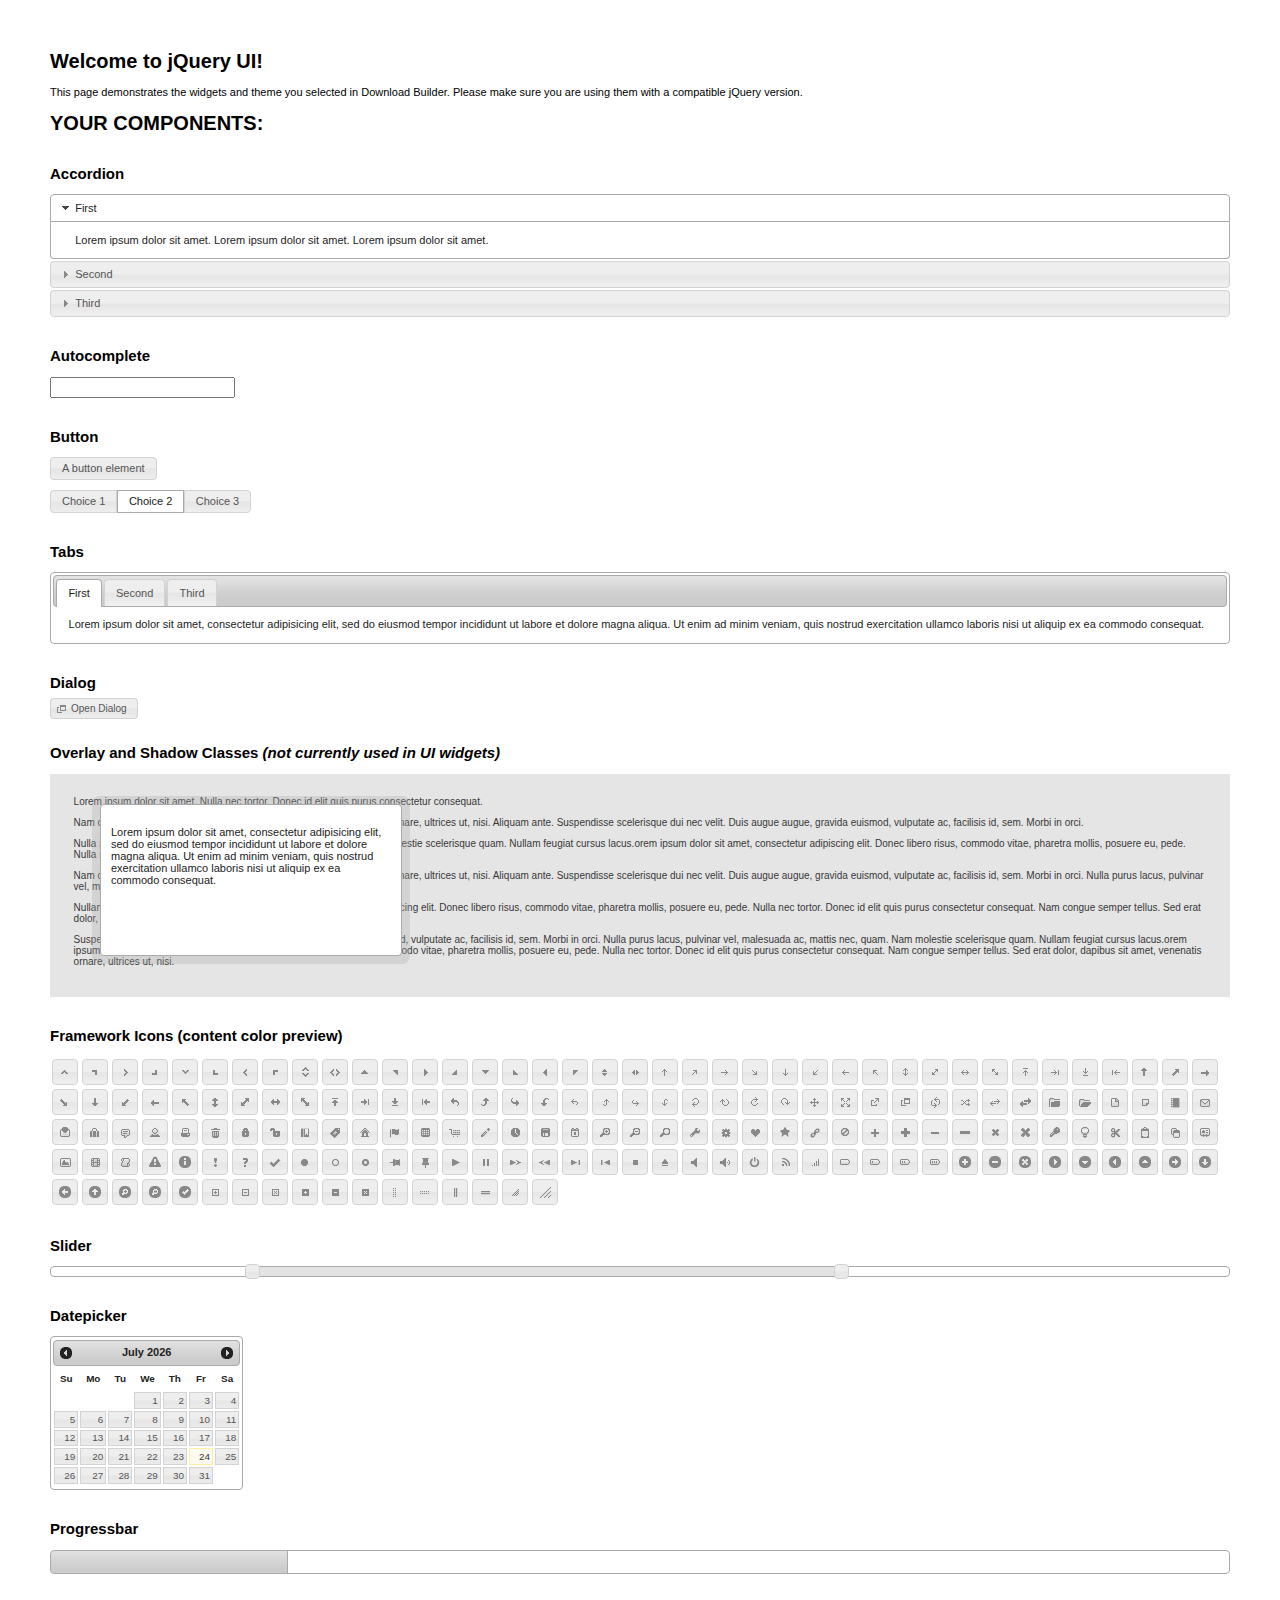
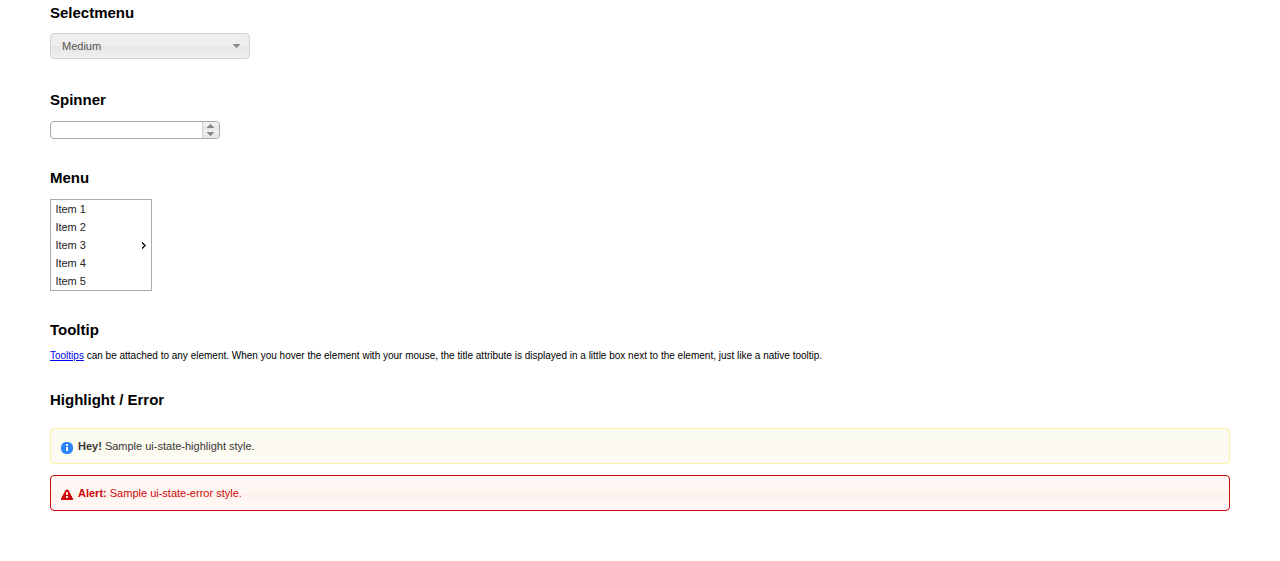
<file: js/jquery-ui/index.html>
<!doctype html>
<html lang="us">
<head>
	<meta charset="utf-8">
	<title>jQuery UI Example Page</title>
	<link href="jquery-ui.css" rel="stylesheet">
	<style>
	body{
		font: 62.5% "Trebuchet MS", sans-serif;
		margin: 50px;
	}
	.demoHeaders {
		margin-top: 2em;
	}
	#dialog-link {
		padding: .4em 1em .4em 20px;
		text-decoration: none;
		position: relative;
	}
	#dialog-link span.ui-icon {
		margin: 0 5px 0 0;
		position: absolute;
		left: .2em;
		top: 50%;
		margin-top: -8px;
	}
	#icons {
		margin: 0;
		padding: 0;
	}
	#icons li {
		margin: 2px;
		position: relative;
		padding: 4px 0;
		cursor: pointer;
		float: left;
		list-style: none;
	}
	#icons span.ui-icon {
		float: left;
		margin: 0 4px;
	}
	.fakewindowcontain .ui-widget-overlay {
		position: absolute;
	}
	select {
		width: 200px;
	}
	</style>
</head>
<body>

<h1>Welcome to jQuery UI!</h1>

<div class="ui-widget">
	<p>This page demonstrates the widgets and theme you selected in Download Builder. Please make sure you are using them with a compatible jQuery version.</p>
</div>

<h1>YOUR COMPONENTS:</h1>


<!-- Accordion -->
<h2 class="demoHeaders">Accordion</h2>
<div id="accordion">
	<h3>First</h3>
	<div>Lorem ipsum dolor sit amet. Lorem ipsum dolor sit amet. Lorem ipsum dolor sit amet.</div>
	<h3>Second</h3>
	<div>Phasellus mattis tincidunt nibh.</div>
	<h3>Third</h3>
	<div>Nam dui erat, auctor a, dignissim quis.</div>
</div>



<!-- Autocomplete -->
<h2 class="demoHeaders">Autocomplete</h2>
<div>
	<input id="autocomplete" title="type &quot;a&quot;">
</div>



<!-- Button -->
<h2 class="demoHeaders">Button</h2>
<button id="button">A button element</button>
<form style="margin-top: 1em;">
	<div id="radioset">
		<input type="radio" id="radio1" name="radio"><label for="radio1">Choice 1</label>
		<input type="radio" id="radio2" name="radio" checked="checked"><label for="radio2">Choice 2</label>
		<input type="radio" id="radio3" name="radio"><label for="radio3">Choice 3</label>
	</div>
</form>



<!-- Tabs -->
<h2 class="demoHeaders">Tabs</h2>
<div id="tabs">
	<ul>
		<li><a href="#tabs-1">First</a></li>
		<li><a href="#tabs-2">Second</a></li>
		<li><a href="#tabs-3">Third</a></li>
	</ul>
	<div id="tabs-1">Lorem ipsum dolor sit amet, consectetur adipisicing elit, sed do eiusmod tempor incididunt ut labore et dolore magna aliqua. Ut enim ad minim veniam, quis nostrud exercitation ullamco laboris nisi ut aliquip ex ea commodo consequat.</div>
	<div id="tabs-2">Phasellus mattis tincidunt nibh. Cras orci urna, blandit id, pretium vel, aliquet ornare, felis. Maecenas scelerisque sem non nisl. Fusce sed lorem in enim dictum bibendum.</div>
	<div id="tabs-3">Nam dui erat, auctor a, dignissim quis, sollicitudin eu, felis. Pellentesque nisi urna, interdum eget, sagittis et, consequat vestibulum, lacus. Mauris porttitor ullamcorper augue.</div>
</div>



<!-- Dialog NOTE: Dialog is not generated by UI in this demo so it can be visually styled in themeroller-->
<h2 class="demoHeaders">Dialog</h2>
<p><a href="#" id="dialog-link" class="ui-state-default ui-corner-all"><span class="ui-icon ui-icon-newwin"></span>Open Dialog</a></p>

<h2 class="demoHeaders">Overlay and Shadow Classes <em>(not currently used in UI widgets)</em></h2>
<div style="position: relative; width: 96%; height: 200px; padding:1% 2%; overflow:hidden;" class="fakewindowcontain">
	<p>Lorem ipsum dolor sit amet,  Nulla nec tortor. Donec id elit quis purus consectetur consequat. </p><p>Nam congue semper tellus. Sed erat dolor, dapibus sit amet, venenatis ornare, ultrices ut, nisi. Aliquam ante. Suspendisse scelerisque dui nec velit. Duis augue augue, gravida euismod, vulputate ac, facilisis id, sem. Morbi in orci. </p><p>Nulla purus lacus, pulvinar vel, malesuada ac, mattis nec, quam. Nam molestie scelerisque quam. Nullam feugiat cursus lacus.orem ipsum dolor sit amet, consectetur adipiscing elit. Donec libero risus, commodo vitae, pharetra mollis, posuere eu, pede. Nulla nec tortor. Donec id elit quis purus consectetur consequat. </p><p>Nam congue semper tellus. Sed erat dolor, dapibus sit amet, venenatis ornare, ultrices ut, nisi. Aliquam ante. Suspendisse scelerisque dui nec velit. Duis augue augue, gravida euismod, vulputate ac, facilisis id, sem. Morbi in orci. Nulla purus lacus, pulvinar vel, malesuada ac, mattis nec, quam. Nam molestie scelerisque quam. </p><p>Nullam feugiat cursus lacus.orem ipsum dolor sit amet, consectetur adipiscing elit. Donec libero risus, commodo vitae, pharetra mollis, posuere eu, pede. Nulla nec tortor. Donec id elit quis purus consectetur consequat. Nam congue semper tellus. Sed erat dolor, dapibus sit amet, venenatis ornare, ultrices ut, nisi. Aliquam ante. </p><p>Suspendisse scelerisque dui nec velit. Duis augue augue, gravida euismod, vulputate ac, facilisis id, sem. Morbi in orci. Nulla purus lacus, pulvinar vel, malesuada ac, mattis nec, quam. Nam molestie scelerisque quam. Nullam feugiat cursus lacus.orem ipsum dolor sit amet, consectetur adipiscing elit. Donec libero risus, commodo vitae, pharetra mollis, posuere eu, pede. Nulla nec tortor. Donec id elit quis purus consectetur consequat. Nam congue semper tellus. Sed erat dolor, dapibus sit amet, venenatis ornare, ultrices ut, nisi. </p>

	<!-- ui-dialog -->
	<div class="ui-overlay"><div class="ui-widget-overlay"></div><div class="ui-widget-shadow ui-corner-all" style="width: 302px; height: 152px; position: absolute; left: 50px; top: 30px;"></div></div>
	<div style="position: absolute; width: 280px; height: 130px;left: 50px; top: 30px; padding: 10px;" class="ui-widget ui-widget-content ui-corner-all">
		<div class="ui-dialog-content ui-widget-content" style="background: none; border: 0;">
			<p>Lorem ipsum dolor sit amet, consectetur adipisicing elit, sed do eiusmod tempor incididunt ut labore et dolore magna aliqua. Ut enim ad minim veniam, quis nostrud exercitation ullamco laboris nisi ut aliquip ex ea commodo consequat.</p>
		</div>
	</div>

</div>

<!-- ui-dialog -->
<div id="dialog" title="Dialog Title">
	<p>Lorem ipsum dolor sit amet, consectetur adipisicing elit, sed do eiusmod tempor incididunt ut labore et dolore magna aliqua. Ut enim ad minim veniam, quis nostrud exercitation ullamco laboris nisi ut aliquip ex ea commodo consequat.</p>
</div>



<h2 class="demoHeaders">Framework Icons (content color preview)</h2>
<ul id="icons" class="ui-widget ui-helper-clearfix">
	<li class="ui-state-default ui-corner-all" title=".ui-icon-carat-1-n"><span class="ui-icon ui-icon-carat-1-n"></span></li>
	<li class="ui-state-default ui-corner-all" title=".ui-icon-carat-1-ne"><span class="ui-icon ui-icon-carat-1-ne"></span></li>
	<li class="ui-state-default ui-corner-all" title=".ui-icon-carat-1-e"><span class="ui-icon ui-icon-carat-1-e"></span></li>
	<li class="ui-state-default ui-corner-all" title=".ui-icon-carat-1-se"><span class="ui-icon ui-icon-carat-1-se"></span></li>
	<li class="ui-state-default ui-corner-all" title=".ui-icon-carat-1-s"><span class="ui-icon ui-icon-carat-1-s"></span></li>
	<li class="ui-state-default ui-corner-all" title=".ui-icon-carat-1-sw"><span class="ui-icon ui-icon-carat-1-sw"></span></li>
	<li class="ui-state-default ui-corner-all" title=".ui-icon-carat-1-w"><span class="ui-icon ui-icon-carat-1-w"></span></li>
	<li class="ui-state-default ui-corner-all" title=".ui-icon-carat-1-nw"><span class="ui-icon ui-icon-carat-1-nw"></span></li>
	<li class="ui-state-default ui-corner-all" title=".ui-icon-carat-2-n-s"><span class="ui-icon ui-icon-carat-2-n-s"></span></li>
	<li class="ui-state-default ui-corner-all" title=".ui-icon-carat-2-e-w"><span class="ui-icon ui-icon-carat-2-e-w"></span></li>
	<li class="ui-state-default ui-corner-all" title=".ui-icon-triangle-1-n"><span class="ui-icon ui-icon-triangle-1-n"></span></li>
	<li class="ui-state-default ui-corner-all" title=".ui-icon-triangle-1-ne"><span class="ui-icon ui-icon-triangle-1-ne"></span></li>
	<li class="ui-state-default ui-corner-all" title=".ui-icon-triangle-1-e"><span class="ui-icon ui-icon-triangle-1-e"></span></li>
	<li class="ui-state-default ui-corner-all" title=".ui-icon-triangle-1-se"><span class="ui-icon ui-icon-triangle-1-se"></span></li>
	<li class="ui-state-default ui-corner-all" title=".ui-icon-triangle-1-s"><span class="ui-icon ui-icon-triangle-1-s"></span></li>
	<li class="ui-state-default ui-corner-all" title=".ui-icon-triangle-1-sw"><span class="ui-icon ui-icon-triangle-1-sw"></span></li>
	<li class="ui-state-default ui-corner-all" title=".ui-icon-triangle-1-w"><span class="ui-icon ui-icon-triangle-1-w"></span></li>
	<li class="ui-state-default ui-corner-all" title=".ui-icon-triangle-1-nw"><span class="ui-icon ui-icon-triangle-1-nw"></span></li>
	<li class="ui-state-default ui-corner-all" title=".ui-icon-triangle-2-n-s"><span class="ui-icon ui-icon-triangle-2-n-s"></span></li>
	<li class="ui-state-default ui-corner-all" title=".ui-icon-triangle-2-e-w"><span class="ui-icon ui-icon-triangle-2-e-w"></span></li>
	<li class="ui-state-default ui-corner-all" title=".ui-icon-arrow-1-n"><span class="ui-icon ui-icon-arrow-1-n"></span></li>
	<li class="ui-state-default ui-corner-all" title=".ui-icon-arrow-1-ne"><span class="ui-icon ui-icon-arrow-1-ne"></span></li>
	<li class="ui-state-default ui-corner-all" title=".ui-icon-arrow-1-e"><span class="ui-icon ui-icon-arrow-1-e"></span></li>
	<li class="ui-state-default ui-corner-all" title=".ui-icon-arrow-1-se"><span class="ui-icon ui-icon-arrow-1-se"></span></li>
	<li class="ui-state-default ui-corner-all" title=".ui-icon-arrow-1-s"><span class="ui-icon ui-icon-arrow-1-s"></span></li>
	<li class="ui-state-default ui-corner-all" title=".ui-icon-arrow-1-sw"><span class="ui-icon ui-icon-arrow-1-sw"></span></li>
	<li class="ui-state-default ui-corner-all" title=".ui-icon-arrow-1-w"><span class="ui-icon ui-icon-arrow-1-w"></span></li>
	<li class="ui-state-default ui-corner-all" title=".ui-icon-arrow-1-nw"><span class="ui-icon ui-icon-arrow-1-nw"></span></li>
	<li class="ui-state-default ui-corner-all" title=".ui-icon-arrow-2-n-s"><span class="ui-icon ui-icon-arrow-2-n-s"></span></li>
	<li class="ui-state-default ui-corner-all" title=".ui-icon-arrow-2-ne-sw"><span class="ui-icon ui-icon-arrow-2-ne-sw"></span></li>
	<li class="ui-state-default ui-corner-all" title=".ui-icon-arrow-2-e-w"><span class="ui-icon ui-icon-arrow-2-e-w"></span></li>
	<li class="ui-state-default ui-corner-all" title=".ui-icon-arrow-2-se-nw"><span class="ui-icon ui-icon-arrow-2-se-nw"></span></li>
	<li class="ui-state-default ui-corner-all" title=".ui-icon-arrowstop-1-n"><span class="ui-icon ui-icon-arrowstop-1-n"></span></li>
	<li class="ui-state-default ui-corner-all" title=".ui-icon-arrowstop-1-e"><span class="ui-icon ui-icon-arrowstop-1-e"></span></li>
	<li class="ui-state-default ui-corner-all" title=".ui-icon-arrowstop-1-s"><span class="ui-icon ui-icon-arrowstop-1-s"></span></li>
	<li class="ui-state-default ui-corner-all" title=".ui-icon-arrowstop-1-w"><span class="ui-icon ui-icon-arrowstop-1-w"></span></li>
	<li class="ui-state-default ui-corner-all" title=".ui-icon-arrowthick-1-n"><span class="ui-icon ui-icon-arrowthick-1-n"></span></li>
	<li class="ui-state-default ui-corner-all" title=".ui-icon-arrowthick-1-ne"><span class="ui-icon ui-icon-arrowthick-1-ne"></span></li>
	<li class="ui-state-default ui-corner-all" title=".ui-icon-arrowthick-1-e"><span class="ui-icon ui-icon-arrowthick-1-e"></span></li>
	<li class="ui-state-default ui-corner-all" title=".ui-icon-arrowthick-1-se"><span class="ui-icon ui-icon-arrowthick-1-se"></span></li>
	<li class="ui-state-default ui-corner-all" title=".ui-icon-arrowthick-1-s"><span class="ui-icon ui-icon-arrowthick-1-s"></span></li>
	<li class="ui-state-default ui-corner-all" title=".ui-icon-arrowthick-1-sw"><span class="ui-icon ui-icon-arrowthick-1-sw"></span></li>
	<li class="ui-state-default ui-corner-all" title=".ui-icon-arrowthick-1-w"><span class="ui-icon ui-icon-arrowthick-1-w"></span></li>
	<li class="ui-state-default ui-corner-all" title=".ui-icon-arrowthick-1-nw"><span class="ui-icon ui-icon-arrowthick-1-nw"></span></li>
	<li class="ui-state-default ui-corner-all" title=".ui-icon-arrowthick-2-n-s"><span class="ui-icon ui-icon-arrowthick-2-n-s"></span></li>
	<li class="ui-state-default ui-corner-all" title=".ui-icon-arrowthick-2-ne-sw"><span class="ui-icon ui-icon-arrowthick-2-ne-sw"></span></li>
	<li class="ui-state-default ui-corner-all" title=".ui-icon-arrowthick-2-e-w"><span class="ui-icon ui-icon-arrowthick-2-e-w"></span></li>
	<li class="ui-state-default ui-corner-all" title=".ui-icon-arrowthick-2-se-nw"><span class="ui-icon ui-icon-arrowthick-2-se-nw"></span></li>
	<li class="ui-state-default ui-corner-all" title=".ui-icon-arrowthickstop-1-n"><span class="ui-icon ui-icon-arrowthickstop-1-n"></span></li>
	<li class="ui-state-default ui-corner-all" title=".ui-icon-arrowthickstop-1-e"><span class="ui-icon ui-icon-arrowthickstop-1-e"></span></li>
	<li class="ui-state-default ui-corner-all" title=".ui-icon-arrowthickstop-1-s"><span class="ui-icon ui-icon-arrowthickstop-1-s"></span></li>
	<li class="ui-state-default ui-corner-all" title=".ui-icon-arrowthickstop-1-w"><span class="ui-icon ui-icon-arrowthickstop-1-w"></span></li>
	<li class="ui-state-default ui-corner-all" title=".ui-icon-arrowreturnthick-1-w"><span class="ui-icon ui-icon-arrowreturnthick-1-w"></span></li>
	<li class="ui-state-default ui-corner-all" title=".ui-icon-arrowreturnthick-1-n"><span class="ui-icon ui-icon-arrowreturnthick-1-n"></span></li>
	<li class="ui-state-default ui-corner-all" title=".ui-icon-arrowreturnthick-1-e"><span class="ui-icon ui-icon-arrowreturnthick-1-e"></span></li>
	<li class="ui-state-default ui-corner-all" title=".ui-icon-arrowreturnthick-1-s"><span class="ui-icon ui-icon-arrowreturnthick-1-s"></span></li>
	<li class="ui-state-default ui-corner-all" title=".ui-icon-arrowreturn-1-w"><span class="ui-icon ui-icon-arrowreturn-1-w"></span></li>
	<li class="ui-state-default ui-corner-all" title=".ui-icon-arrowreturn-1-n"><span class="ui-icon ui-icon-arrowreturn-1-n"></span></li>
	<li class="ui-state-default ui-corner-all" title=".ui-icon-arrowreturn-1-e"><span class="ui-icon ui-icon-arrowreturn-1-e"></span></li>
	<li class="ui-state-default ui-corner-all" title=".ui-icon-arrowreturn-1-s"><span class="ui-icon ui-icon-arrowreturn-1-s"></span></li>
	<li class="ui-state-default ui-corner-all" title=".ui-icon-arrowrefresh-1-w"><span class="ui-icon ui-icon-arrowrefresh-1-w"></span></li>
	<li class="ui-state-default ui-corner-all" title=".ui-icon-arrowrefresh-1-n"><span class="ui-icon ui-icon-arrowrefresh-1-n"></span></li>
	<li class="ui-state-default ui-corner-all" title=".ui-icon-arrowrefresh-1-e"><span class="ui-icon ui-icon-arrowrefresh-1-e"></span></li>
	<li class="ui-state-default ui-corner-all" title=".ui-icon-arrowrefresh-1-s"><span class="ui-icon ui-icon-arrowrefresh-1-s"></span></li>
	<li class="ui-state-default ui-corner-all" title=".ui-icon-arrow-4"><span class="ui-icon ui-icon-arrow-4"></span></li>
	<li class="ui-state-default ui-corner-all" title=".ui-icon-arrow-4-diag"><span class="ui-icon ui-icon-arrow-4-diag"></span></li>
	<li class="ui-state-default ui-corner-all" title=".ui-icon-extlink"><span class="ui-icon ui-icon-extlink"></span></li>
	<li class="ui-state-default ui-corner-all" title=".ui-icon-newwin"><span class="ui-icon ui-icon-newwin"></span></li>
	<li class="ui-state-default ui-corner-all" title=".ui-icon-refresh"><span class="ui-icon ui-icon-refresh"></span></li>
	<li class="ui-state-default ui-corner-all" title=".ui-icon-shuffle"><span class="ui-icon ui-icon-shuffle"></span></li>
	<li class="ui-state-default ui-corner-all" title=".ui-icon-transfer-e-w"><span class="ui-icon ui-icon-transfer-e-w"></span></li>
	<li class="ui-state-default ui-corner-all" title=".ui-icon-transferthick-e-w"><span class="ui-icon ui-icon-transferthick-e-w"></span></li>
	<li class="ui-state-default ui-corner-all" title=".ui-icon-folder-collapsed"><span class="ui-icon ui-icon-folder-collapsed"></span></li>
	<li class="ui-state-default ui-corner-all" title=".ui-icon-folder-open"><span class="ui-icon ui-icon-folder-open"></span></li>
	<li class="ui-state-default ui-corner-all" title=".ui-icon-document"><span class="ui-icon ui-icon-document"></span></li>
	<li class="ui-state-default ui-corner-all" title=".ui-icon-document-b"><span class="ui-icon ui-icon-document-b"></span></li>
	<li class="ui-state-default ui-corner-all" title=".ui-icon-note"><span class="ui-icon ui-icon-note"></span></li>
	<li class="ui-state-default ui-corner-all" title=".ui-icon-mail-closed"><span class="ui-icon ui-icon-mail-closed"></span></li>
	<li class="ui-state-default ui-corner-all" title=".ui-icon-mail-open"><span class="ui-icon ui-icon-mail-open"></span></li>
	<li class="ui-state-default ui-corner-all" title=".ui-icon-suitcase"><span class="ui-icon ui-icon-suitcase"></span></li>
	<li class="ui-state-default ui-corner-all" title=".ui-icon-comment"><span class="ui-icon ui-icon-comment"></span></li>
	<li class="ui-state-default ui-corner-all" title=".ui-icon-person"><span class="ui-icon ui-icon-person"></span></li>
	<li class="ui-state-default ui-corner-all" title=".ui-icon-print"><span class="ui-icon ui-icon-print"></span></li>
	<li class="ui-state-default ui-corner-all" title=".ui-icon-trash"><span class="ui-icon ui-icon-trash"></span></li>
	<li class="ui-state-default ui-corner-all" title=".ui-icon-locked"><span class="ui-icon ui-icon-locked"></span></li>
	<li class="ui-state-default ui-corner-all" title=".ui-icon-unlocked"><span class="ui-icon ui-icon-unlocked"></span></li>
	<li class="ui-state-default ui-corner-all" title=".ui-icon-bookmark"><span class="ui-icon ui-icon-bookmark"></span></li>
	<li class="ui-state-default ui-corner-all" title=".ui-icon-tag"><span class="ui-icon ui-icon-tag"></span></li>
	<li class="ui-state-default ui-corner-all" title=".ui-icon-home"><span class="ui-icon ui-icon-home"></span></li>
	<li class="ui-state-default ui-corner-all" title=".ui-icon-flag"><span class="ui-icon ui-icon-flag"></span></li>
	<li class="ui-state-default ui-corner-all" title=".ui-icon-calculator"><span class="ui-icon ui-icon-calculator"></span></li>
	<li class="ui-state-default ui-corner-all" title=".ui-icon-cart"><span class="ui-icon ui-icon-cart"></span></li>
	<li class="ui-state-default ui-corner-all" title=".ui-icon-pencil"><span class="ui-icon ui-icon-pencil"></span></li>
	<li class="ui-state-default ui-corner-all" title=".ui-icon-clock"><span class="ui-icon ui-icon-clock"></span></li>
	<li class="ui-state-default ui-corner-all" title=".ui-icon-disk"><span class="ui-icon ui-icon-disk"></span></li>
	<li class="ui-state-default ui-corner-all" title=".ui-icon-calendar"><span class="ui-icon ui-icon-calendar"></span></li>
	<li class="ui-state-default ui-corner-all" title=".ui-icon-zoomin"><span class="ui-icon ui-icon-zoomin"></span></li>
	<li class="ui-state-default ui-corner-all" title=".ui-icon-zoomout"><span class="ui-icon ui-icon-zoomout"></span></li>
	<li class="ui-state-default ui-corner-all" title=".ui-icon-search"><span class="ui-icon ui-icon-search"></span></li>
	<li class="ui-state-default ui-corner-all" title=".ui-icon-wrench"><span class="ui-icon ui-icon-wrench"></span></li>
	<li class="ui-state-default ui-corner-all" title=".ui-icon-gear"><span class="ui-icon ui-icon-gear"></span></li>
	<li class="ui-state-default ui-corner-all" title=".ui-icon-heart"><span class="ui-icon ui-icon-heart"></span></li>
	<li class="ui-state-default ui-corner-all" title=".ui-icon-star"><span class="ui-icon ui-icon-star"></span></li>
	<li class="ui-state-default ui-corner-all" title=".ui-icon-link"><span class="ui-icon ui-icon-link"></span></li>
	<li class="ui-state-default ui-corner-all" title=".ui-icon-cancel"><span class="ui-icon ui-icon-cancel"></span></li>
	<li class="ui-state-default ui-corner-all" title=".ui-icon-plus"><span class="ui-icon ui-icon-plus"></span></li>
	<li class="ui-state-default ui-corner-all" title=".ui-icon-plusthick"><span class="ui-icon ui-icon-plusthick"></span></li>
	<li class="ui-state-default ui-corner-all" title=".ui-icon-minus"><span class="ui-icon ui-icon-minus"></span></li>
	<li class="ui-state-default ui-corner-all" title=".ui-icon-minusthick"><span class="ui-icon ui-icon-minusthick"></span></li>
	<li class="ui-state-default ui-corner-all" title=".ui-icon-close"><span class="ui-icon ui-icon-close"></span></li>
	<li class="ui-state-default ui-corner-all" title=".ui-icon-closethick"><span class="ui-icon ui-icon-closethick"></span></li>
	<li class="ui-state-default ui-corner-all" title=".ui-icon-key"><span class="ui-icon ui-icon-key"></span></li>
	<li class="ui-state-default ui-corner-all" title=".ui-icon-lightbulb"><span class="ui-icon ui-icon-lightbulb"></span></li>
	<li class="ui-state-default ui-corner-all" title=".ui-icon-scissors"><span class="ui-icon ui-icon-scissors"></span></li>
	<li class="ui-state-default ui-corner-all" title=".ui-icon-clipboard"><span class="ui-icon ui-icon-clipboard"></span></li>
	<li class="ui-state-default ui-corner-all" title=".ui-icon-copy"><span class="ui-icon ui-icon-copy"></span></li>
	<li class="ui-state-default ui-corner-all" title=".ui-icon-contact"><span class="ui-icon ui-icon-contact"></span></li>
	<li class="ui-state-default ui-corner-all" title=".ui-icon-image"><span class="ui-icon ui-icon-image"></span></li>
	<li class="ui-state-default ui-corner-all" title=".ui-icon-video"><span class="ui-icon ui-icon-video"></span></li>
	<li class="ui-state-default ui-corner-all" title=".ui-icon-script"><span class="ui-icon ui-icon-script"></span></li>
	<li class="ui-state-default ui-corner-all" title=".ui-icon-alert"><span class="ui-icon ui-icon-alert"></span></li>
	<li class="ui-state-default ui-corner-all" title=".ui-icon-info"><span class="ui-icon ui-icon-info"></span></li>
	<li class="ui-state-default ui-corner-all" title=".ui-icon-notice"><span class="ui-icon ui-icon-notice"></span></li>
	<li class="ui-state-default ui-corner-all" title=".ui-icon-help"><span class="ui-icon ui-icon-help"></span></li>
	<li class="ui-state-default ui-corner-all" title=".ui-icon-check"><span class="ui-icon ui-icon-check"></span></li>
	<li class="ui-state-default ui-corner-all" title=".ui-icon-bullet"><span class="ui-icon ui-icon-bullet"></span></li>
	<li class="ui-state-default ui-corner-all" title=".ui-icon-radio-off"><span class="ui-icon ui-icon-radio-off"></span></li>
	<li class="ui-state-default ui-corner-all" title=".ui-icon-radio-on"><span class="ui-icon ui-icon-radio-on"></span></li>
	<li class="ui-state-default ui-corner-all" title=".ui-icon-pin-w"><span class="ui-icon ui-icon-pin-w"></span></li>
	<li class="ui-state-default ui-corner-all" title=".ui-icon-pin-s"><span class="ui-icon ui-icon-pin-s"></span></li>
	<li class="ui-state-default ui-corner-all" title=".ui-icon-play"><span class="ui-icon ui-icon-play"></span></li>
	<li class="ui-state-default ui-corner-all" title=".ui-icon-pause"><span class="ui-icon ui-icon-pause"></span></li>
	<li class="ui-state-default ui-corner-all" title=".ui-icon-seek-next"><span class="ui-icon ui-icon-seek-next"></span></li>
	<li class="ui-state-default ui-corner-all" title=".ui-icon-seek-prev"><span class="ui-icon ui-icon-seek-prev"></span></li>
	<li class="ui-state-default ui-corner-all" title=".ui-icon-seek-end"><span class="ui-icon ui-icon-seek-end"></span></li>
	<li class="ui-state-default ui-corner-all" title=".ui-icon-seek-first"><span class="ui-icon ui-icon-seek-first"></span></li>
	<li class="ui-state-default ui-corner-all" title=".ui-icon-stop"><span class="ui-icon ui-icon-stop"></span></li>
	<li class="ui-state-default ui-corner-all" title=".ui-icon-eject"><span class="ui-icon ui-icon-eject"></span></li>
	<li class="ui-state-default ui-corner-all" title=".ui-icon-volume-off"><span class="ui-icon ui-icon-volume-off"></span></li>
	<li class="ui-state-default ui-corner-all" title=".ui-icon-volume-on"><span class="ui-icon ui-icon-volume-on"></span></li>
	<li class="ui-state-default ui-corner-all" title=".ui-icon-power"><span class="ui-icon ui-icon-power"></span></li>
	<li class="ui-state-default ui-corner-all" title=".ui-icon-signal-diag"><span class="ui-icon ui-icon-signal-diag"></span></li>
	<li class="ui-state-default ui-corner-all" title=".ui-icon-signal"><span class="ui-icon ui-icon-signal"></span></li>
	<li class="ui-state-default ui-corner-all" title=".ui-icon-battery-0"><span class="ui-icon ui-icon-battery-0"></span></li>
	<li class="ui-state-default ui-corner-all" title=".ui-icon-battery-1"><span class="ui-icon ui-icon-battery-1"></span></li>
	<li class="ui-state-default ui-corner-all" title=".ui-icon-battery-2"><span class="ui-icon ui-icon-battery-2"></span></li>
	<li class="ui-state-default ui-corner-all" title=".ui-icon-battery-3"><span class="ui-icon ui-icon-battery-3"></span></li>
	<li class="ui-state-default ui-corner-all" title=".ui-icon-circle-plus"><span class="ui-icon ui-icon-circle-plus"></span></li>
	<li class="ui-state-default ui-corner-all" title=".ui-icon-circle-minus"><span class="ui-icon ui-icon-circle-minus"></span></li>
	<li class="ui-state-default ui-corner-all" title=".ui-icon-circle-close"><span class="ui-icon ui-icon-circle-close"></span></li>
	<li class="ui-state-default ui-corner-all" title=".ui-icon-circle-triangle-e"><span class="ui-icon ui-icon-circle-triangle-e"></span></li>
	<li class="ui-state-default ui-corner-all" title=".ui-icon-circle-triangle-s"><span class="ui-icon ui-icon-circle-triangle-s"></span></li>
	<li class="ui-state-default ui-corner-all" title=".ui-icon-circle-triangle-w"><span class="ui-icon ui-icon-circle-triangle-w"></span></li>
	<li class="ui-state-default ui-corner-all" title=".ui-icon-circle-triangle-n"><span class="ui-icon ui-icon-circle-triangle-n"></span></li>
	<li class="ui-state-default ui-corner-all" title=".ui-icon-circle-arrow-e"><span class="ui-icon ui-icon-circle-arrow-e"></span></li>
	<li class="ui-state-default ui-corner-all" title=".ui-icon-circle-arrow-s"><span class="ui-icon ui-icon-circle-arrow-s"></span></li>
	<li class="ui-state-default ui-corner-all" title=".ui-icon-circle-arrow-w"><span class="ui-icon ui-icon-circle-arrow-w"></span></li>
	<li class="ui-state-default ui-corner-all" title=".ui-icon-circle-arrow-n"><span class="ui-icon ui-icon-circle-arrow-n"></span></li>
	<li class="ui-state-default ui-corner-all" title=".ui-icon-circle-zoomin"><span class="ui-icon ui-icon-circle-zoomin"></span></li>
	<li class="ui-state-default ui-corner-all" title=".ui-icon-circle-zoomout"><span class="ui-icon ui-icon-circle-zoomout"></span></li>
	<li class="ui-state-default ui-corner-all" title=".ui-icon-circle-check"><span class="ui-icon ui-icon-circle-check"></span></li>
	<li class="ui-state-default ui-corner-all" title=".ui-icon-circlesmall-plus"><span class="ui-icon ui-icon-circlesmall-plus"></span></li>
	<li class="ui-state-default ui-corner-all" title=".ui-icon-circlesmall-minus"><span class="ui-icon ui-icon-circlesmall-minus"></span></li>
	<li class="ui-state-default ui-corner-all" title=".ui-icon-circlesmall-close"><span class="ui-icon ui-icon-circlesmall-close"></span></li>
	<li class="ui-state-default ui-corner-all" title=".ui-icon-squaresmall-plus"><span class="ui-icon ui-icon-squaresmall-plus"></span></li>
	<li class="ui-state-default ui-corner-all" title=".ui-icon-squaresmall-minus"><span class="ui-icon ui-icon-squaresmall-minus"></span></li>
	<li class="ui-state-default ui-corner-all" title=".ui-icon-squaresmall-close"><span class="ui-icon ui-icon-squaresmall-close"></span></li>
	<li class="ui-state-default ui-corner-all" title=".ui-icon-grip-dotted-vertical"><span class="ui-icon ui-icon-grip-dotted-vertical"></span></li>
	<li class="ui-state-default ui-corner-all" title=".ui-icon-grip-dotted-horizontal"><span class="ui-icon ui-icon-grip-dotted-horizontal"></span></li>
	<li class="ui-state-default ui-corner-all" title=".ui-icon-grip-solid-vertical"><span class="ui-icon ui-icon-grip-solid-vertical"></span></li>
	<li class="ui-state-default ui-corner-all" title=".ui-icon-grip-solid-horizontal"><span class="ui-icon ui-icon-grip-solid-horizontal"></span></li>
	<li class="ui-state-default ui-corner-all" title=".ui-icon-gripsmall-diagonal-se"><span class="ui-icon ui-icon-gripsmall-diagonal-se"></span></li>
	<li class="ui-state-default ui-corner-all" title=".ui-icon-grip-diagonal-se"><span class="ui-icon ui-icon-grip-diagonal-se"></span></li>
</ul>


<!-- Slider -->
<h2 class="demoHeaders">Slider</h2>
<div id="slider"></div>



<!-- Datepicker -->
<h2 class="demoHeaders">Datepicker</h2>
<div id="datepicker"></div>



<!-- Progressbar -->
<h2 class="demoHeaders">Progressbar</h2>
<div id="progressbar"></div>



<!-- Progressbar -->
<h2 class="demoHeaders">Selectmenu</h2>
<select id="selectmenu">
	<option>Slower</option>
	<option>Slow</option>
	<option selected="selected">Medium</option>
	<option>Fast</option>
	<option>Faster</option>
</select>



<!-- Spinner -->
<h2 class="demoHeaders">Spinner</h2>
<input id="spinner">



<!-- Menu -->
<h2 class="demoHeaders">Menu</h2>
<ul style="width:100px;" id="menu">
	<li>Item 1</li>
	<li>Item 2</li>
	<li>Item 3
		<ul>
			<li>Item 3-1</li>
			<li>Item 3-2</li>
			<li>Item 3-3</li>
			<li>Item 3-4</li>
			<li>Item 3-5</li>
		</ul>
	</li>
	<li>Item 4</li>
	<li>Item 5</li>
</ul>



<!-- Tooltip -->
<h2 class="demoHeaders">Tooltip</h2>
<p id="tooltip">
	<a href="#" title="That&apos;s what this widget is">Tooltips</a> can be attached to any element. When you hover
the element with your mouse, the title attribute is displayed in a little box next to the element, just like a native tooltip.
</p>


<!-- Highlight / Error -->
<h2 class="demoHeaders">Highlight / Error</h2>
<div class="ui-widget">
	<div class="ui-state-highlight ui-corner-all" style="margin-top: 20px; padding: 0 .7em;">
		<p><span class="ui-icon ui-icon-info" style="float: left; margin-right: .3em;"></span>
		<strong>Hey!</strong> Sample ui-state-highlight style.</p>
	</div>
</div>
<br>
<div class="ui-widget">
	<div class="ui-state-error ui-corner-all" style="padding: 0 .7em;">
		<p><span class="ui-icon ui-icon-alert" style="float: left; margin-right: .3em;"></span>
		<strong>Alert:</strong> Sample ui-state-error style.</p>
	</div>
</div>

<script src="external/jquery/jquery.js"></script>
<script src="jquery-ui.js"></script>
<script>

$( "#accordion" ).accordion();



var availableTags = [
	"ActionScript",
	"AppleScript",
	"Asp",
	"BASIC",
	"C",
	"C++",
	"Clojure",
	"COBOL",
	"ColdFusion",
	"Erlang",
	"Fortran",
	"Groovy",
	"Haskell",
	"Java",
	"JavaScript",
	"Lisp",
	"Perl",
	"PHP",
	"Python",
	"Ruby",
	"Scala",
	"Scheme"
];
$( "#autocomplete" ).autocomplete({
	source: availableTags
});



$( "#button" ).button();
$( "#radioset" ).buttonset();



$( "#tabs" ).tabs();



$( "#dialog" ).dialog({
	autoOpen: false,
	width: 400,
	buttons: [
		{
			text: "Ok",
			click: function() {
				$( this ).dialog( "close" );
			}
		},
		{
			text: "Cancel",
			click: function() {
				$( this ).dialog( "close" );
			}
		}
	]
});

// Link to open the dialog
$( "#dialog-link" ).click(function( event ) {
	$( "#dialog" ).dialog( "open" );
	event.preventDefault();
});



$( "#datepicker" ).datepicker({
	inline: true
});



$( "#slider" ).slider({
	range: true,
	values: [ 17, 67 ]
});



$( "#progressbar" ).progressbar({
	value: 20
});



$( "#spinner" ).spinner();



$( "#menu" ).menu();



$( "#tooltip" ).tooltip();



$( "#selectmenu" ).selectmenu();


// Hover states on the static widgets
$( "#dialog-link, #icons li" ).hover(
	function() {
		$( this ).addClass( "ui-state-hover" );
	},
	function() {
		$( this ).removeClass( "ui-state-hover" );
	}
);
</script>
</body>
</html>
</file>
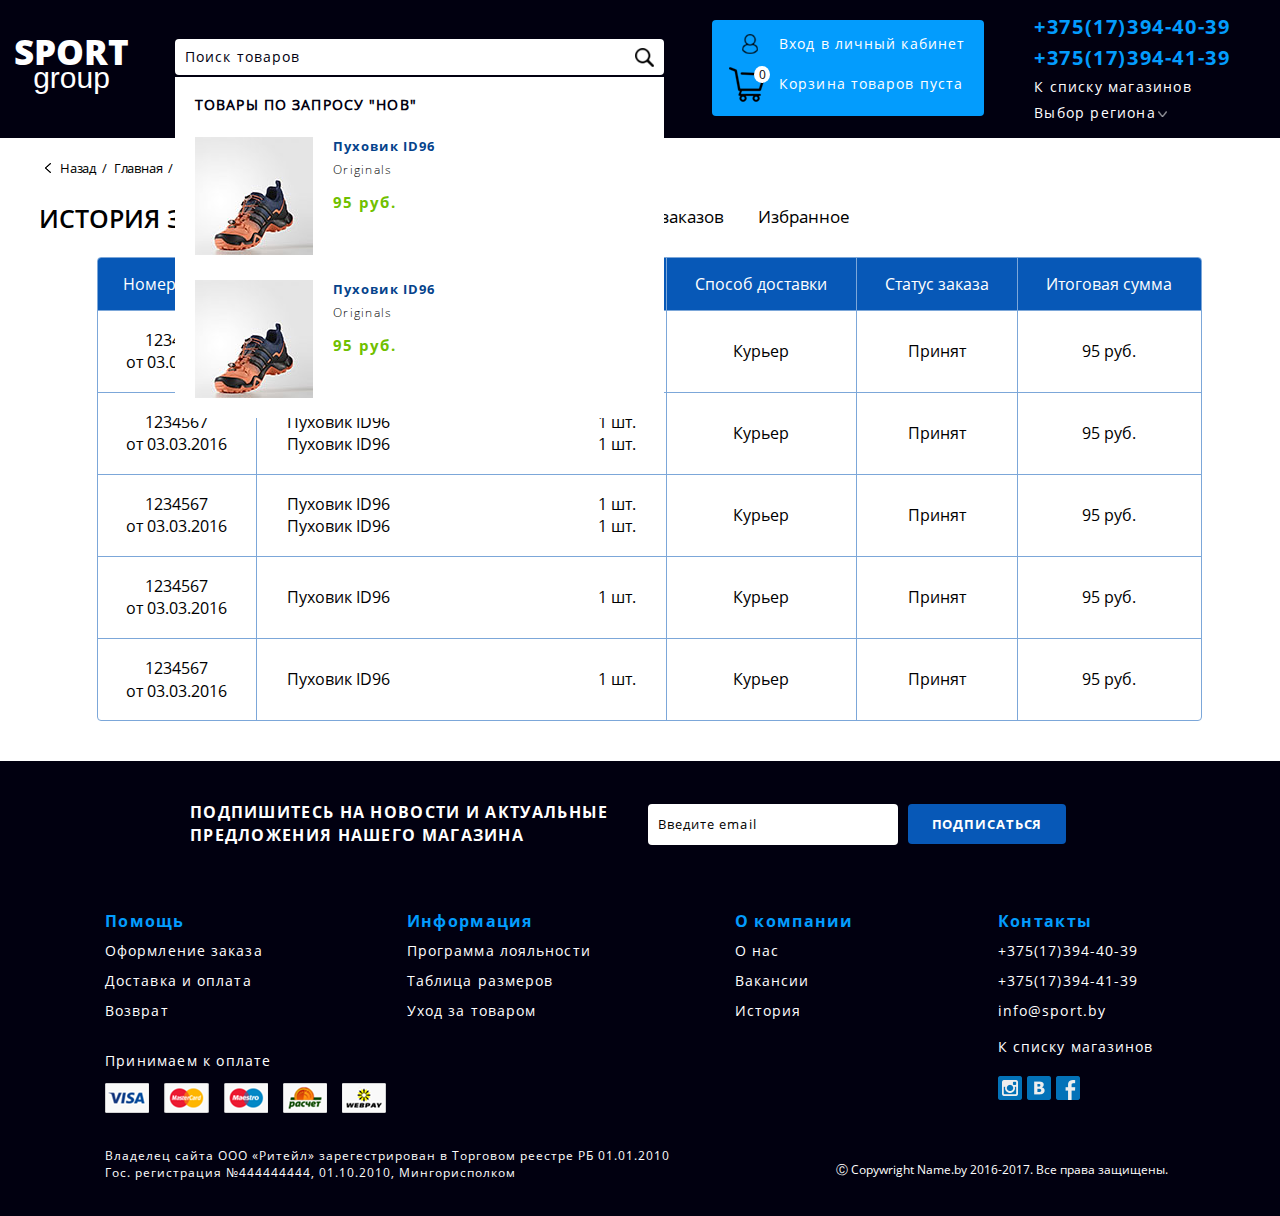
<file: account.html>
<!DOCTYPE html>
<html lang="ru">
    <head>
        <meta charset = "UTF-8">

        <meta http-equiv="X-UA-Compatible" content="IE=edge">
        <meta name="viewport" content="width=device-width, initial-scale=1.0">

        <link rel="stylesheet" href="css/bootstrap-select.css">
        <link rel="stylesheet" href="css/bootstrap.min.css">
        <link rel="stylesheet" href="assets/owlcarousel/assets/owl.carousel.min.css">
        <link rel="stylesheet" href="assets/owlcarousel/assets/owl.theme.default.min.css">
        <link rel="stylesheet" href="css/style.css">
        <link rel="stylesheet" href="css/mobile.css">
        <title>ADIDAS</title>
    </head>
    <body class="home_page">

        <!--Шапка сайта-->
        <section class="header">
            <div class="container">
                <div class="row">
                    <header>
                        <div class="header_container">
                            <div class="logo text-center">
                                <a href="/">
                                    <span class="logo_big">SPORT</span>
                                    <span class="logo_small">group</span>
                                </a>
                            </div>
                            <div class="block_navigation">
                                <a href="#menu" id="toggle" class=""><div class="toggle_menu"><span></span></div></a>
                                <a href="javascript:void(0)" class="search_show"></a>
                                <div class="block_search">
                                    <form action="/">
                                        <input type="text" name="search" value="" placeholder="Поиск товаров" class="search_label">
                                        <input type="submit" name="image" class="search_bth" value="">
                                    </form>
                                    <!--живой поиск-->
                                    <div class="smart_search">
                                        <h5>Товары по запросу "НОВ"</h5>
                                        <div class="smart_search_item">
                                            <div class="product_image">
                                                <a href="/"><img src="images/pr3_small.jpg"></a>
                                            </div>
                                            <div class="product_info">
                                                <div class="product_name">Пуховик ID96</div>
                                                <div class="product_type">Originals</div>
                                                <div class="product_price">
                                                    <span class="price">95 руб.</span>
                                                </div>
                                            </div>
                                        </div> 
                                        <div class="smart_search_item">
                                            <div class="product_image">
                                                <a href="/"><img src="images/pr3_small.jpg"></a>
                                            </div>
                                            <div class="product_info">
                                                <div class="product_name">Пуховик ID96</div>
                                                <div class="product_type">Originals</div>
                                                <div class="product_price">
                                                    <span class="price">95 руб.</span>
                                                </div>
                                            </div>
                                        </div> 
                                    </div>
                                    <!--конец живой поиск-->
                                </div>
                                <div class="block_menu">
                                    <div class="menu_pd">
                                        <div class="menu">
                                            <ul class="menu_list">
                                                <li>
                                                    <div class="dropdown item_block">
                                                        <button class="list_drop menu_item" type="button">Мужчины<span class="caret"></span></button>
                                                        <div class="main_drop dropdown-menu">
                                                            <div class="container drop_bg">
                                                                <div class="child_drop">
                                                                    <button class="child_btn" type="button">Обувь<span class="caret"></span></button>
                                                                    <ul class="child_menu">
                                                                        <li><a href="/">Ботинки</a></li>
                                                                        <li><a href="/">Кросовки</a></li>
                                                                        <li><a href="/">Высокие кроссовки</a></li>
                                                                        <li><a href="/">Кеды</a></li>
                                                                        <li><a href="/">Футбольные бутсы</a></li>
                                                                        <li><a href="/">Сланцы и сандалии</a></li>
                                                                        <li><a href="/">Зимняя обувь </a></li>
                                                                        <li><a href="/">Ботинки для сноуборда </a></li>
                                                                    </ul>
                                                                </div>
                                                                <div class="child_drop">
                                                                    <button class="child_btn" type="button">Одежда<span class="caret"></span></button>
                                                                    <ul class="child_menu">
                                                                        <li><a href="/">Куртки</a></li>
                                                                        <li><a href="/">Пуховики</a></li>
                                                                        <li><a href="/">Ветровки</a></li>
                                                                        <li><a href="/">Толстовки</a></li>
                                                                        <li><a href="/">Футболки и майки</a></li>
                                                                        <li><a href="/">Поло</a></li>
                                                                        <li><a href="/">Брюки</a></li>
                                                                        <li><a href="/">Шорты</a></li>
                                                                        <li><a href="/">Компрессионная одежда</a></li>
                                                                    </ul>
                                                                </div>
                                                                <div class="child_drop">
                                                                    <button class="child_btn" type="button">Аксессуары<span class="caret"></span></button>
                                                                    <ul class="child_menu">
                                                                        <li><a href="/">Сумки и рюкзаки</a></li>
                                                                        <li><a href="/">Шапки</a></li>
                                                                        <li><a href="/">Перчатки</a></li>
                                                                        <li><a href="/">Шарфы</a></li>
                                                                        <li><a href="/">Носки</a></li>
                                                                        <li><a href="/">Аксессуары для тренировок</a></li>
                                                                        <li><a href="/">Часы </a></li>
                                                                        <li><a href="/">Кепки</a></li>
                                                                    </ul>
                                                                </div>
                                                                <div class="child_drop">
                                                                    <button class="child_btn" type="button">Виды спорта<span class="caret"></span></button>
                                                                    <ul class="child_menu">
                                                                        <li><a href="/">Футбол</a></li>
                                                                        <li><a href="/">Бег</a></li>
                                                                        <li><a href="/">Фитнес</a></li>
                                                                        <li><a href="/">Outdoor</a></li>
                                                                        <li><a href="/">Баскетбол</a></li>
                                                                        <li><a href="/">Волейбол</a></li>
                                                                        <li><a href="/">Теннис</a></li>
                                                                        <li><a href="/">Тяжелая атлетика</a></li>
                                                                        <li><a href="/">Легкая атлетика</a></li>
                                                                        <li><a href="/">Плавание</a></li>
                                                                    </ul>
                                                                </div>
                                                                <div class="child_drop">
                                                                    <button class="child_btn" type="button">Актуальный товар<span class="caret"></span></button>
                                                                    <ul class="child_menu">
                                                                        <li><a href="/"><img src="images/actual_men.jpg"></a></li>
                                                                        <li><a href="/">Брюки<br>Climalite workout</a></li>
                                                                    </ul>
                                                                </div>
                                                            </div>
                                                        </div>
                                                    </div>
                                                </li>
                                                <li>
                                                    <div class="dropdown item_block">
                                                        <button class="list_drop menu_item" type="button">Женщины<span class="caret"></span></button>
                                                        <div class="main_drop dropdown-menu">
                                                            <div class="container drop_bg">
                                                                <div class="child_drop">
                                                                    <button class="child_btn" type="button">Обувь<span class="caret"></span></button>
                                                                    <ul class="child_menu">
                                                                        <li><a href="/">Ботинки</a></li>
                                                                        <li><a href="/">Кросовки</a></li>
                                                                        <li><a href="/">Высокие кроссовки</a></li>
                                                                        <li><a href="/">Кеды</a></li>
                                                                        <li><a href="/">Сланцы и сандалии</a></li>
                                                                        <li><a href="/">Зимняя обувь </a></li>
                                                                    </ul>
                                                                </div>
                                                                <div class="child_drop">
                                                                    <button class="child_btn" type="button">Одежда<span class="caret"></span></button>
                                                                    <ul class="child_menu">
                                                                        <li><a href="/">Куртки</a></li>
                                                                        <li><a href="/">Жилетки</a></li>
                                                                        <li><a href="/">Толстовки</a></li>
                                                                        <li><a href="/">Футболки и майки</a></li>
                                                                        <li><a href="/">Спортивные бра-топы</a></li>
                                                                        <li><a href="/">Брюки</a></li>
                                                                        <li><a href="/">Леггинсы</a></li>
                                                                        <li><a href="/">Спортивные костюмы</a></li>
                                                                        <li><a href="/">Зимняя одежда</a></li>
                                                                        <li><a href="/">Компрессионная одежда</a></li>
                                                                    </ul>
                                                                </div>
                                                                <div class="child_drop">
                                                                    <button class="child_btn" type="button">Аксессуары<span class="caret"></span></button>
                                                                    <ul class="child_menu">
                                                                        <li><a href="/">Сумки и рюкзаки</a></li>
                                                                        <li><a href="/">Шапки</a></li>
                                                                        <li><a href="/">Перчатки</a></li>
                                                                        <li><a href="/">Шарфы</a></li>
                                                                        <li><a href="/">Носки</a></li>
                                                                        <li><a href="/">Аксессуары для тренировок</a></li>
                                                                        <li><a href="/">Часы </a></li>
                                                                    </ul>
                                                                </div>
                                                                <div class="child_drop">
                                                                    <button class="child_btn" type="button">Виды спорта<span class="caret"></span></button>
                                                                    <ul class="child_menu">
                                                                        <li><a href="/">Фитнес</a></li>
                                                                        <li><a href="/">Бег</a></li>
                                                                        <li><a href="/">Теннис</a></li>
                                                                        <li><a href="/">Outdoor</a></li>
                                                                        <li><a href="/">Йога</a></li>
                                                                        <li><a href="/">Плавание</a></li>
                                                                        <li><a href="/">Волейбол</a></li>
                                                                        <li><a href="/">Футбол</a></li>
                                                                        <li><a href="/">Легкая атлетика</a></li>
                                                                        <li><a href="/">Тяжелая атлетика</a></li>
                                                                    </ul>
                                                                </div>
                                                                <div class="child_drop">
                                                                    <button class="child_btn" type="button">Актуальный товар<span class="caret"></span></button>
                                                                    <ul class="child_menu">
                                                                        <li><a href="/"><img src="images/actual_women.jpg"></a></li>
                                                                        <li><a href="/">Джемпер Sequencials<br>Wraparound</a></li>
                                                                    </ul>
                                                                </div>
                                                            </div>
                                                        </div>
                                                    </div>
                                                </li>
                                                <li>
                                                    <div class="dropdown item_block sports_menu">
                                                        <button class="list_drop menu_item" type="button">Дети<span class="caret"></span></button>
                                                        <div class="main_drop dropdown-menu">
                                                            <div class="container drop_bg">
                                                                <div class="child_drop">
                                                                    <button class="child_btn" type="button">Мальчики<span class="caret"></span></button>
                                                                    <ul class="child_menu">
                                                                        <li><a href="/">Обувь</a></li>
                                                                        <li><a href="/">Одежда</a></li>
                                                                        <li><a href="/">Аксессуары</a></li>
                                                                    </ul>
                                                                </div>
                                                                <div class="child_drop">
                                                                    <button class="child_btn" type="button">Девочки<span class="caret"></span></button>
                                                                    <ul class="child_menu">
                                                                        <li><a href="/">Обувь</a></li>
                                                                        <li><a href="/">Одежда</a></li>
                                                                        <li><a href="/">Аксессуары</a></li>
                                                                    </ul>
                                                                </div>
                                                                <div class="child_drop">
                                                                    <button class="child_btn" type="button">Малыши<span class="caret"></span></button>
                                                                    <ul class="child_menu">
                                                                        <li><a href="/">Обувь</a></li>
                                                                        <li><a href="/">Одежда</a></li>
                                                                        <li><a href="/">Аксессуары</a></li>
                                                                    </ul>
                                                                </div>
                                                                <div class="child_drop">
                                                                    <button class="child_btn" type="button">Виды спорта<span class="caret"></span></button>
                                                                    <ul class="child_menu">
                                                                        <li><a href="/">Физкультура</a></li>
                                                                        <li><a href="/">Футбол</a></li>
                                                                        <li><a href="/">Плавание</a></li>
                                                                        <li><a href="/">Outdoor</a></li>
                                                                        <li><a href="/">Бег</a></li>
                                                                        <li><a href="/">Теннис</a></li>
                                                                    </ul>
                                                                </div>
                                                            </div>
                                                        </div>
                                                    </div>
                                                </li>
                                                <li>
                                                    <div class="dropdown item_block sports_menu">
                                                        <button class="list_drop menu_item" type="button">Виды спорта<span class="caret"></span></button>
                                                        <div class="main_drop dropdown-menu">
                                                            <div class="container drop_bg">
                                                                <div class="child_drop">
                                                                    <button class="child_btn" type="button">Футбол<span class="caret"></span></button>
                                                                    <ul class="child_menu">
                                                                        <li><a href="/">Обувь</a></li>
                                                                        <li><a href="/">Одежда</a></li>
                                                                        <li><a href="/">Аксессуары</a></li>
                                                                    </ul>
                                                                </div>
                                                                <div class="child_drop">
                                                                    <button class="child_btn" type="button">Бег<span class="caret"></span></button>
                                                                    <ul class="child_menu">
                                                                        <li><a href="/">Обувь</a></li>
                                                                        <li><a href="/">Одежда</a></li>
                                                                        <li><a href="/">Аксессуары</a></li>
                                                                    </ul>
                                                                </div>
                                                                <div class="child_drop">
                                                                    <button class="child_btn" type="button">Тренинг<span class="caret"></span></button>
                                                                    <ul class="child_menu">
                                                                        <li><a href="/">Обувь</a></li>
                                                                        <li><a href="/">Одежда</a></li>
                                                                        <li><a href="/">Аксессуары</a></li>
                                                                    </ul>
                                                                </div>
                                                                <div class="child_drop">
                                                                    <button class="child_btn" type="button">Outdoor<span class="caret"></span></button>
                                                                    <ul class="child_menu">
                                                                        <li><a href="/">Обувь</a></li>
                                                                        <li><a href="/">Одежда</a></li>
                                                                        <li><a href="/">Аксессуары</a></li>
                                                                    </ul>
                                                                </div>
                                                                <div class="child_drop">
                                                                    <button class="child_btn" type="button">Сноубординг<span class="caret"></span></button>
                                                                    <ul class="child_menu">
                                                                        <li><a href="/">Обувь</a></li>
                                                                        <li><a href="/">Одежда</a></li>
                                                                        <li><a href="/">Аксессуары</a></li>
                                                                    </ul>
                                                                </div>
                                                                <div class="child_drop">
                                                                    <button class="child_btn" type="button">Другое<span class="caret"></span></button>
                                                                    <ul class="child_menu">
                                                                        <li><a href="/">Беговые лыжи</a></li>
                                                                        <li><a href="/">Скейтбординг</a></li>
                                                                        <li><a href="/">Йога</a></li>
                                                                        <li><a href="/">Баскетбол</a></li>
                                                                        <li><a href="/">Плавание</a></li>
                                                                        <li><a href="/">Теннис</a></li>
                                                                        <li><a href="/">Волейбол</a></li>
                                                                        <li><a href="/">Тяжелая атлетика</a></li>
                                                                        <li><a href="/">Легкая атлетика</a></li>
                                                                        <li><a href="/">Регби</a></li>
                                                                        <li><a href="/">Велоспорт</a></li>
                                                                    </ul>
                                                                </div>
                                                            </div>
                                                        </div>
                                                    </div>
                                                </li>
                                                <li class="last_item">
                                                    <div class="dropdown item_block sports_menu">
                                                        <button class="list_drop menu_item" type="button">бренды<span class="caret"></span></button>
                                                        <div class="main_drop dropdown-menu">
                                                            <div class="container drop_bg">
                                                                <div class="child_drop">
                                                                    <button class="child_btn" type="button">Adidas<span class="caret"></span></button>
                                                                    <ul class="child_menu">
                                                                        <li><a href="/">Мужская одежда</a></li>
                                                                        <li><a href="/">Женская одежда</a></li>
                                                                        <li><a href="/">Детская одежда</a></li>
                                                                        <li><a href="/">Обувь</a></li>
                                                                        <li><a href="/">Аксессуары</a></li>
                                                                    </ul>
                                                                </div>
                                                                <div class="child_drop">
                                                                    <button class="child_btn" type="button">Reebok<span class="caret"></span></button>
                                                                    <ul class="child_menu">
                                                                        <li><a href="/">Мужская одежда</a></li>
                                                                        <li><a href="/">Женская одежда</a></li>
                                                                        <li><a href="/">Детская одежда</a></li>
                                                                        <li><a href="/">Обувь</a></li>
                                                                        <li><a href="/">Аксессуары</a></li>
                                                                    </ul>
                                                                </div>
                                                                <div class="child_drop">
                                                                    <button class="child_btn" type="button">Nike<span class="caret"></span></button>
                                                                    <ul class="child_menu">
                                                                        <li><a href="/">Мужская одежда</a></li>
                                                                        <li><a href="/">Женская одежда</a></li>
                                                                        <li><a href="/">Детская одежда</a></li>
                                                                        <li><a href="/">Обувь</a></li>
                                                                        <li><a href="/">Аксессуары</a></li>
                                                                    </ul>
                                                                </div>
                                                            </div>
                                                        </div>
                                                    </div>
                                                </li>
                                            </ul>
                                            <div class="menu_user">
                                                <img src="images/icon_user.png">
                                                <span>Личный кабинет</span>
                                            </div>
                                        </div>
                                    </div>
                                </div>
                            </div>
                            <div class="block_user">
                                <div class="block_account">
                                    <a href="/">Вход в личный кабинет</a>
                                </div>
                                <div class="block_cart"><!--добавить класс для пустой корзины "block_cart_no"-->
                                    <a href="/">Корзина товаров пуста</a>
                                    <span class="count_cart">0</span>
                                </div>
                            </div>
                            <div class="block_information">
                                <div class="phone">+375(17)394-40-39</div>
                                <div class="phone">+375(17)394-41-39</div>
                                <div class="list_info">
                                    <div class="list_shop"><a href="/">К списку магазинов</div></a>
                                    <div class="list_shop sity">
                                        <div class="dropdown">
                                            <button class="list_drop list_city" type="button" data-toggle="dropdown">Выбор региона<span class="caret"></span></button>
                                            <ul class="dropdown-menu">
                                                <li><a href="/">Минск и Минская область</a></li>
                                                <li><a href="/">Брест или Брестская область </a></li>
                                                <li><a href="/">Витебск или Витебская область</a></li>
                                                <li><a href="/">Гомель или Гомельская область</a></li>
                                                <li><a href="/">Гродно или Гродненская область</a></li>
                                                <li><a href="/">Могилев или Могилевская область</a></li>
                                            </ul>
                                        </div>
                                    </div>
                                </div>
                            </div>
                            <div class="clear"></div>
                        </div>
                    </header>
                </div>
            </div>
        </section>

        <!--Слайдер. Класс ".page" оставлять на всех страница даже если слайдера нет, в нем отступ сверху на мобильно версии-->
        <section class="page"></section>


        <!--Личный кабинет-->
        <section class="content">
            <div class="container">
                <div class="row">
                    <div class="account_bg">
                        <div class="breadcrumbs">
                            <ul>
                                <li class="back"><a href="/">Назад</a></li>
                                <li><a href="/"><span>/</span>Главная</a></li>
                                <li class="last_br"><a href="/"><span>/</span>Акции</a></li>
                            </ul>
                        </div>
                        <div class="page_name">
                            <h1>История заказов</h1>
                        </div>
                        <div class="">					
                            <div class="content_wrap">
                                <div class="account_desktop">
                                    <div class="account_tab">
                                        <a href="/">Мои данные</a>
                                        <a href="/">История заказов</a>
                                        <a href="/">Избранное</a>
                                    </div>
                                    <div class="account_table">
                                        <table>
                                            <tr>
                                                <th>Номер заказа</th>
                                                <th>Состав заказа</th>
                                                <th>Способ доставки</th>
                                                <th>Статус заказа</th>
                                                <th>Итоговая сумма</th>
                                            </tr>
                                            <tr>
                                                <td>1234567<br>от 03.03.2016</td>
                                                <td>
                                                    <div class="account_item">
                                                        <span class="table_product_name">Пуховик ID96</span>
                                                        <span class="table_product_count">1 шт.</span>
                                                        <div class="clear"></div>
                                                    </div>
                                                </td>
                                                <td>Курьер</td>
                                                <td>Принят</td>
                                                <td>95 руб.</td>
                                            </tr>
                                            <td>1234567<br>от 03.03.2016</td>
                                            <td>
                                                <div class="account_item">
                                                    <span class="table_product_name">Пуховик ID96</span>
                                                    <span class="table_product_count">1 шт.</span>
                                                    <div class="clear"></div>
                                                </div>
                                                <div class="account_item">
                                                    <span class="table_product_name">Пуховик ID96</span>
                                                    <span class="table_product_count">1 шт.</span>
                                                    <div class="clear"></div>
                                                </div>
                                            </td>
                                            <td>Курьер</td>
                                            <td>Принят</td>
                                            <td>95 руб.</td>
                                            </tr>
                                        <td>1234567<br>от 03.03.2016</td>
                                        <td>
                                            <div class="account_item">
                                                <span class="table_product_name">Пуховик ID96</span>
                                                <span class="table_product_count">1 шт.</span>
                                                <div class="clear"></div>
                                            </div>
                                            <div class="account_item">
                                                <span class="table_product_name">Пуховик ID96</span>
                                                <span class="table_product_count">1 шт.</span>
                                                <div class="clear"></div>
                                            </div>
                                        </td>
                                        <td>Курьер</td>
                                        <td>Принят</td>
                                        <td>95 руб.</td>
                                        </tr>
                                    <td>1234567<br>от 03.03.2016</td>
                                    <td>
                                        <div class="account_item">
                                            <span class="table_product_name">Пуховик ID96</span>
                                            <span class="table_product_count">1 шт.</span>
                                            <div class="clear"></div>
                                        </div>
                                    </td>
                                    <td>Курьер</td>
                                    <td>Принят</td>
                                    <td>95 руб.</td>
                                    </tr>
                                <td>1234567<br>от 03.03.2016</td>
                                <td>
                                    <div class="account_item">
                                        <span class="table_product_name">Пуховик ID96</span>
                                        <span class="table_product_count">1 шт.</span>
                                        <div class="clear"></div>
                                    </div>
                                </td>
                                <td>Курьер</td>
                                <td>Принят</td>
                                <td>95 руб.</td>
                                </tr>
                            </table>
                    </div>
                </div>

                <div class="account_mobile">
                    <div class="account_slider owl-carousel owl-theme">
                        <div class="account_sl_item">
                            <div class="blue_block">Номер заказа</div>
                            <div class="white_block">1234567 от 03.03.2016</div>
                            <div class="blue_block">Состав заказа</div>
                            <div class="white_block">Пуховик ID96 - 1 шт.</div>
                            <div class="blue_block">Способ доставки</div>
                            <div class="white_block">Курьер</div>
                            <div class="blue_block">Статус заказа</div>
                            <div class="white_block">Принят</div>
                            <div class="blue_block">Итоговая сумма</div>
                            <div class="white_block">95 руб.</div>										
                        </div>
                        <div class="account_sl_item">
                            <div class="blue_block">Номер заказа</div>
                            <div class="white_block">1234567 от 03.03.2016</div>
                            <div class="blue_block">Состав заказа</div>
                            <div class="white_block">Пуховик ID96 - 1 шт.</div>
                            <div class="blue_block">Способ доставки</div>
                            <div class="white_block">Курьер</div>
                            <div class="blue_block">Статус заказа</div>
                            <div class="white_block">Принят</div>
                            <div class="blue_block">Итоговая сумма</div>
                            <div class="white_block">95 руб.</div>										
                        </div>
                        <div class="account_sl_item">
                            <div class="blue_block">Номер заказа</div>
                            <div class="white_block">1234567 от 03.03.2016</div>
                            <div class="blue_block">Состав заказа</div>
                            <div class="white_block">Пуховик ID96 - 1 шт.</div>
                            <div class="blue_block">Способ доставки</div>
                            <div class="white_block">Курьер</div>
                            <div class="blue_block">Статус заказа</div>
                            <div class="white_block">Принят</div>
                            <div class="blue_block">Итоговая сумма</div>
                            <div class="white_block">95 руб.</div>										
                        </div>
                    </div>
                </div>
            </div>
            <div class="clear"></div>
            </div>
        </div>
    </div>
</div>
</section>	

<!--Футер-->
<section class="footer_block">
    <div class="container">
        <div class="row">
            <footer>
                <div class="footer_container">
                    <div class="footer_top">
                        <div class="mailing_text">
                            Подпишитесь на новости и актуальные <br>предложения нашего магазина
                        </div>
                        <div class="footer_mailing">
                            <form action="#">
                                <input type="email" name="email" class="mailing" placeholder="Введите email">
                                <input type="submit" value="Подписаться" class="mailing_btn">
                            </form>
                        </div>
                    </div>
                    <div class="footer_bottom">
                        <div class="footer_menu fot_menu1">
                            <ul>
                                <li class="top_list">Помощь</li>
                                <li><a href="/">Оформление заказа</a></li>
                                <li><a href="/">Доставка и оплата</a></li>
                                <li><a href="/">Возврат</a></li>
                                <li class="pr_dn"><a href="/">Программа лояльности</a></li>
                            </ul>
                        </div>
                        <div class="footer_menu fot_menu2">
                            <ul>
                                <li class="top_list">Информация</li>
                                <li><a href="/">Программа лояльности</a></li>
                                <li><a href="/">Таблица размеров</a></li>
                                <li><a href="/">Уход за товаром</a></li>
                            </ul>
                        </div>
                        <div class="footer_menu fot_menu3">
                            <ul>
                                <li class="top_list">О компании</li>
                                <li><a href="/">О нас</a></li>
                                <li><a href="/">Вакансии</a></li>
                                <li><a href="/">История</a></li>
                            </ul>
                        </div>
                        <div class="footer_menu fot_menu4">
                            <ul>
                                <li class="top_list">Контакты</li>
                                <li>+375(17)394-40-39</li>
                                <li>+375(17)394-41-39</li>
                                <li><a href="mailto:info@sport.by">info@sport.by</a></li>
                                <li class="list_magaz"><a href="/">К списку магазинов</a></li>
                                <li class="social_block">
                                    <a href="/"><img src="images/soc_inst.png"></a>
                                    <a href="/"><img src="images/soc_vk.png"></a>
                                    <a href="/"><img src="images/soc_facebook.png"></a>
                                </li>
                            </ul>
                        </div>
                    </div>
                    <div class="footer_pay">
                        <p>Принимаем к оплате</p>
                        <div class="pay">
                            <a href="/"><img src="images/icon_visa.png"></a>
                            <a href="/"><img src="images/icon_master.png"></a>
                            <a href="/"><img src="images/icon_maestro.png"></a>
                            <a href="/"><img src="images/icon_erip.png"></a>
                            <a href="/"><img src="images/icon_webpay.png"></a>
                        </div>
                    </div>
                    <div class="footer_info_block">
                        <div class="footer_info">
                            Владелец сайта ООО «Ритейл» зарегестрирован в Торговом реестре РБ 01.01.2010
                            <br>
                            Гос. регистрация №444444444, 01.10.2010, Мингорисполком
                        </div>
                        <div class="footer_copyright">
                            Ⓒ Copywright Name.by 2016-2017.  Все права защищены.
                        </div>
                    </div>
                    <div class="region">
                        <div class="list_shop sity">
                            <div class="dropdown">
                                <button class="list_drop list_city" type="button" data-toggle="dropdown">Выбор региона<span class="caret"></span></button>
                                <ul class="dropdown-menu">
                                    <li><a href="/">Минск и Минская область</a></li>
                                    <li><a href="/">Брест или Брестская область</a></li>
                                    <li><a href="/">Витебск или Витебская область</a></li>
                                    <li><a href="/">Гомель или Гомельская область</a></li>
                                    <li><a href="/">Гродно или Гродненская область</a></li>
                                    <li><a href="/">Могилев или Могилевская область</a></li>
                                </ul>
                            </div>
                        </div>
                    </div>
                </div>
            </footer>
        </div>
    </div>
</section>

<!--Наверх-->
<a href="javascript:void(0)" class="backtotop">
    <img src="images/to_top.png">
    <span>НАВЕРХ</span>
</a>

<div class="popup_wrap">
    <div class="popup_block">
        <div class="popup_body">
            <div class="poput_text">Товар добавлен в избранное</div>
            <div class="poput_btn"><a href="javascrip:void(0)" class="continue">продолжить покупки</a></div>
        </div>
    </div>
</div>

<script src="js/jquery-1.11.2.min.js"></script>
<script src="js/jquery-ui/jquery-ui.js"></script>
<script src="js/bootstrap.js"></script>
<script src="js/bootstrap-select.js"></script>

<script src="assets/owlcarousel/owl.carousel.js"></script>
<script src="js/main.js"></script>
</body>
</html>
</file>
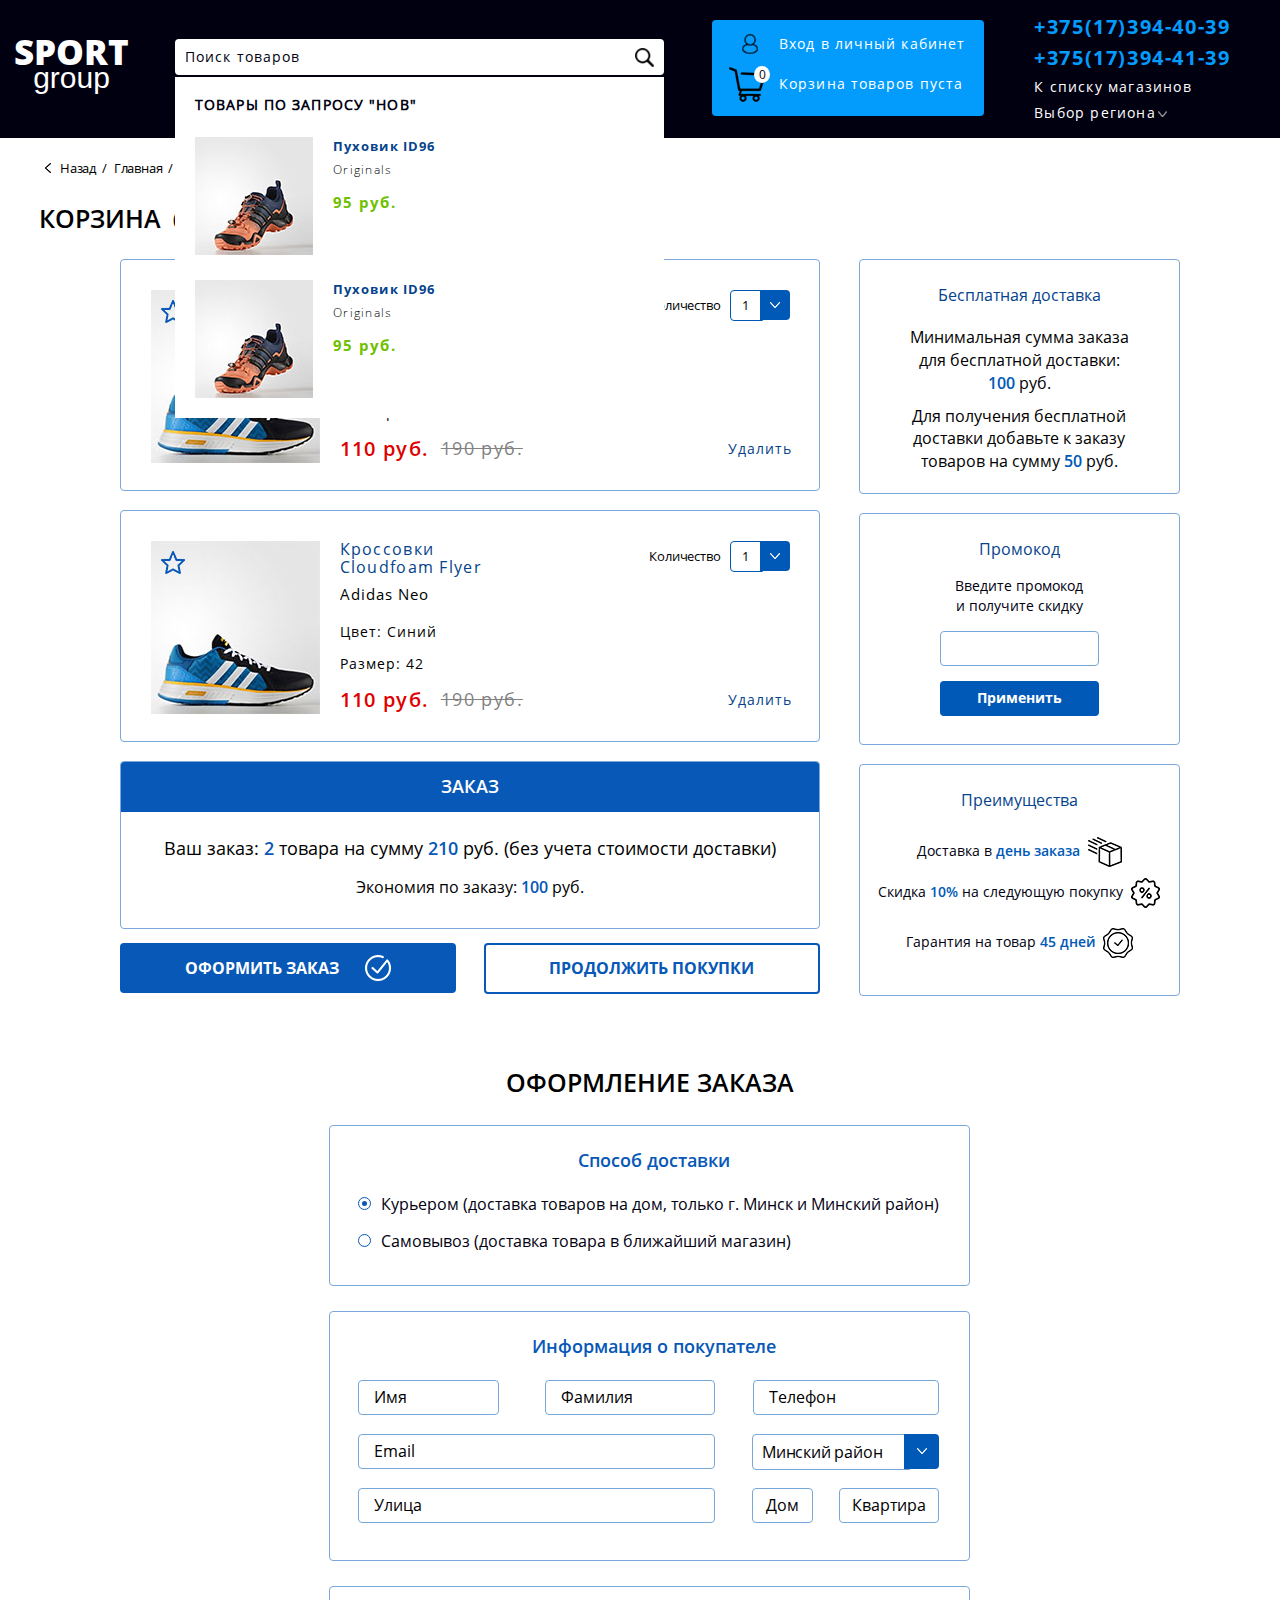
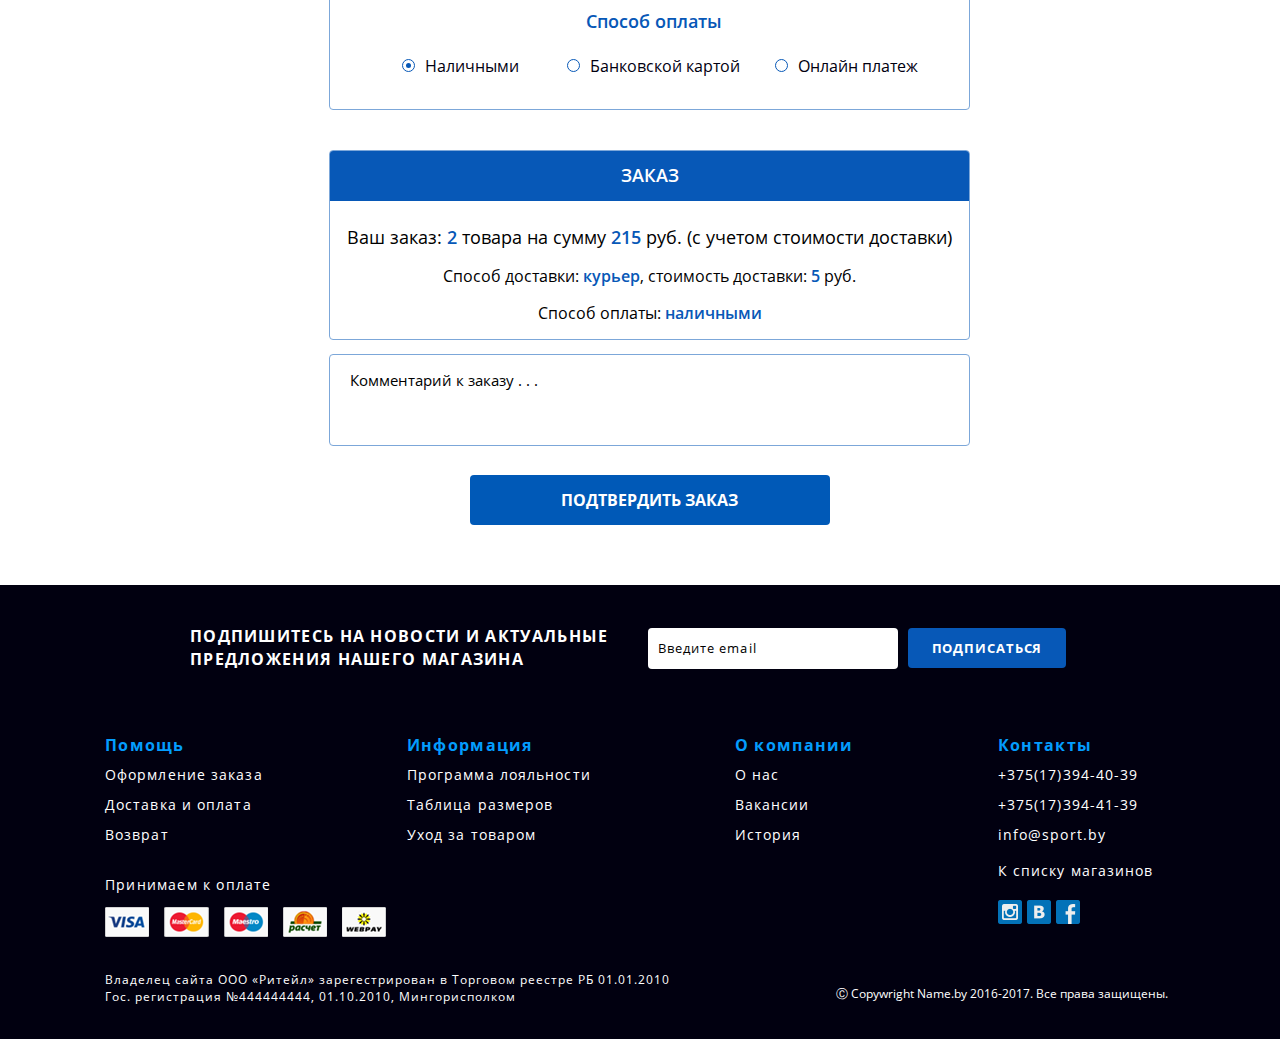
<file: cart.html>
<!DOCTYPE html>
<html lang="ru">
    <head>
        <meta charset = "UTF-8">

        <meta http-equiv="X-UA-Compatible" content="IE=edge">
        <meta name="viewport" content="width=device-width, initial-scale=1.0">

        <link rel="stylesheet" href="css/bootstrap-select.css">
        <link rel="stylesheet" href="css/bootstrap.min.css">
        <link rel="stylesheet" href="assets/owlcarousel/assets/owl.carousel.min.css">
        <link rel="stylesheet" href="assets/owlcarousel/assets/owl.theme.default.min.css">
        <link rel="stylesheet" href="css/style.css">
        <link rel="stylesheet" href="css/mobile.css">
        <title>ADIDAS</title>
    </head>
    <body class="home_page">

        <!--Шапка сайта-->
        <section class="header">
            <div class="container">
                <div class="row">
                    <header>
                        <div class="header_container">
                            <div class="logo text-center">
                                <a href="/">
                                    <span class="logo_big">SPORT</span>
                                    <span class="logo_small">group</span>
                                </a>
                            </div>
                            <div class="block_navigation">
                                <a href="#menu" id="toggle" class=""><div class="toggle_menu"><span></span></div></a>
                                <a href="javascript:void(0)" class="search_show"></a>
                                <div class="block_search">
                                    <form action="/">
                                        <input type="text" name="search" value="" placeholder="Поиск товаров" class="search_label">
                                        <input type="submit" name="image" class="search_bth" value="">
                                    </form>
                                    <!--живой поиск-->
                                    <div class="smart_search">
                                        <h5>Товары по запросу "НОВ"</h5>
                                        <div class="smart_search_item">
                                            <div class="product_image">
                                                <a href="/"><img src="images/pr3_small.jpg"></a>
                                            </div>
                                            <div class="product_info">
                                                <div class="product_name">Пуховик ID96</div>
                                                <div class="product_type">Originals</div>
                                                <div class="product_price">
                                                    <span class="price">95 руб.</span>
                                                </div>
                                            </div>
                                        </div> 
                                        <div class="smart_search_item">
                                            <div class="product_image">
                                                <a href="/"><img src="images/pr3_small.jpg"></a>
                                            </div>
                                            <div class="product_info">
                                                <div class="product_name">Пуховик ID96</div>
                                                <div class="product_type">Originals</div>
                                                <div class="product_price">
                                                    <span class="price">95 руб.</span>
                                                </div>
                                            </div>
                                        </div> 
                                    </div>
                                    <!--конец живой поиск-->
                                </div>
                                <div class="block_menu">
                                    <div class="menu_pd">
                                        <div class="menu">
                                            <ul class="menu_list">
                                                <li>
                                                    <div class="dropdown item_block">
                                                        <button class="list_drop menu_item" type="button">Мужчины<span class="caret"></span></button>
                                                        <div class="main_drop dropdown-menu">
                                                            <div class="container drop_bg">
                                                                <div class="child_drop">
                                                                    <button class="child_btn" type="button">Обувь<span class="caret"></span></button>
                                                                    <ul class="child_menu">
                                                                        <li><a href="/">Ботинки</a></li>
                                                                        <li><a href="/">Кросовки</a></li>
                                                                        <li><a href="/">Высокие кроссовки</a></li>
                                                                        <li><a href="/">Кеды</a></li>
                                                                        <li><a href="/">Футбольные бутсы</a></li>
                                                                        <li><a href="/">Сланцы и сандалии</a></li>
                                                                        <li><a href="/">Зимняя обувь </a></li>
                                                                        <li><a href="/">Ботинки для сноуборда </a></li>
                                                                    </ul>
                                                                </div>
                                                                <div class="child_drop">
                                                                    <button class="child_btn" type="button">Одежда<span class="caret"></span></button>
                                                                    <ul class="child_menu">
                                                                        <li><a href="/">Куртки</a></li>
                                                                        <li><a href="/">Пуховики</a></li>
                                                                        <li><a href="/">Ветровки</a></li>
                                                                        <li><a href="/">Толстовки</a></li>
                                                                        <li><a href="/">Футболки и майки</a></li>
                                                                        <li><a href="/">Поло</a></li>
                                                                        <li><a href="/">Брюки</a></li>
                                                                        <li><a href="/">Шорты</a></li>
                                                                        <li><a href="/">Компрессионная одежда</a></li>
                                                                    </ul>
                                                                </div>
                                                                <div class="child_drop">
                                                                    <button class="child_btn" type="button">Аксессуары<span class="caret"></span></button>
                                                                    <ul class="child_menu">
                                                                        <li><a href="/">Сумки и рюкзаки</a></li>
                                                                        <li><a href="/">Шапки</a></li>
                                                                        <li><a href="/">Перчатки</a></li>
                                                                        <li><a href="/">Шарфы</a></li>
                                                                        <li><a href="/">Носки</a></li>
                                                                        <li><a href="/">Аксессуары для тренировок</a></li>
                                                                        <li><a href="/">Часы </a></li>
                                                                        <li><a href="/">Кепки</a></li>
                                                                    </ul>
                                                                </div>
                                                                <div class="child_drop">
                                                                    <button class="child_btn" type="button">Виды спорта<span class="caret"></span></button>
                                                                    <ul class="child_menu">
                                                                        <li><a href="/">Футбол</a></li>
                                                                        <li><a href="/">Бег</a></li>
                                                                        <li><a href="/">Фитнес</a></li>
                                                                        <li><a href="/">Outdoor</a></li>
                                                                        <li><a href="/">Баскетбол</a></li>
                                                                        <li><a href="/">Волейбол</a></li>
                                                                        <li><a href="/">Теннис</a></li>
                                                                        <li><a href="/">Тяжелая атлетика</a></li>
                                                                        <li><a href="/">Легкая атлетика</a></li>
                                                                        <li><a href="/">Плавание</a></li>
                                                                    </ul>
                                                                </div>
                                                                <div class="child_drop">
                                                                    <button class="child_btn" type="button">Актуальный товар<span class="caret"></span></button>
                                                                    <ul class="child_menu">
                                                                        <li><a href="/"><img src="images/actual_men.jpg"></a></li>
                                                                        <li><a href="/">Брюки<br>Climalite workout</a></li>
                                                                    </ul>
                                                                </div>
                                                            </div>
                                                        </div>
                                                    </div>
                                                </li>
                                                <li>
                                                    <div class="dropdown item_block">
                                                        <button class="list_drop menu_item" type="button">Женщины<span class="caret"></span></button>
                                                        <div class="main_drop dropdown-menu">
                                                            <div class="container drop_bg">
                                                                <div class="child_drop">
                                                                    <button class="child_btn" type="button">Обувь<span class="caret"></span></button>
                                                                    <ul class="child_menu">
                                                                        <li><a href="/">Ботинки</a></li>
                                                                        <li><a href="/">Кросовки</a></li>
                                                                        <li><a href="/">Высокие кроссовки</a></li>
                                                                        <li><a href="/">Кеды</a></li>
                                                                        <li><a href="/">Сланцы и сандалии</a></li>
                                                                        <li><a href="/">Зимняя обувь </a></li>
                                                                    </ul>
                                                                </div>
                                                                <div class="child_drop">
                                                                    <button class="child_btn" type="button">Одежда<span class="caret"></span></button>
                                                                    <ul class="child_menu">
                                                                        <li><a href="/">Куртки</a></li>
                                                                        <li><a href="/">Жилетки</a></li>
                                                                        <li><a href="/">Толстовки</a></li>
                                                                        <li><a href="/">Футболки и майки</a></li>
                                                                        <li><a href="/">Спортивные бра-топы</a></li>
                                                                        <li><a href="/">Брюки</a></li>
                                                                        <li><a href="/">Леггинсы</a></li>
                                                                        <li><a href="/">Спортивные костюмы</a></li>
                                                                        <li><a href="/">Зимняя одежда</a></li>
                                                                        <li><a href="/">Компрессионная одежда</a></li>
                                                                    </ul>
                                                                </div>
                                                                <div class="child_drop">
                                                                    <button class="child_btn" type="button">Аксессуары<span class="caret"></span></button>
                                                                    <ul class="child_menu">
                                                                        <li><a href="/">Сумки и рюкзаки</a></li>
                                                                        <li><a href="/">Шапки</a></li>
                                                                        <li><a href="/">Перчатки</a></li>
                                                                        <li><a href="/">Шарфы</a></li>
                                                                        <li><a href="/">Носки</a></li>
                                                                        <li><a href="/">Аксессуары для тренировок</a></li>
                                                                        <li><a href="/">Часы </a></li>
                                                                    </ul>
                                                                </div>
                                                                <div class="child_drop">
                                                                    <button class="child_btn" type="button">Виды спорта<span class="caret"></span></button>
                                                                    <ul class="child_menu">
                                                                        <li><a href="/">Фитнес</a></li>
                                                                        <li><a href="/">Бег</a></li>
                                                                        <li><a href="/">Теннис</a></li>
                                                                        <li><a href="/">Outdoor</a></li>
                                                                        <li><a href="/">Йога</a></li>
                                                                        <li><a href="/">Плавание</a></li>
                                                                        <li><a href="/">Волейбол</a></li>
                                                                        <li><a href="/">Футбол</a></li>
                                                                        <li><a href="/">Легкая атлетика</a></li>
                                                                        <li><a href="/">Тяжелая атлетика</a></li>
                                                                    </ul>
                                                                </div>
                                                                <div class="child_drop">
                                                                    <button class="child_btn" type="button">Актуальный товар<span class="caret"></span></button>
                                                                    <ul class="child_menu">
                                                                        <li><a href="/"><img src="images/actual_women.jpg"></a></li>
                                                                        <li><a href="/">Джемпер Sequencials<br>Wraparound</a></li>
                                                                    </ul>
                                                                </div>
                                                            </div>
                                                        </div>
                                                    </div>
                                                </li>
                                                <li>
                                                    <div class="dropdown item_block sports_menu">
                                                        <button class="list_drop menu_item" type="button">Дети<span class="caret"></span></button>
                                                        <div class="main_drop dropdown-menu">
                                                            <div class="container drop_bg">
                                                                <div class="child_drop">
                                                                    <button class="child_btn" type="button">Мальчики<span class="caret"></span></button>
                                                                    <ul class="child_menu">
                                                                        <li><a href="/">Обувь</a></li>
                                                                        <li><a href="/">Одежда</a></li>
                                                                        <li><a href="/">Аксессуары</a></li>
                                                                    </ul>
                                                                </div>
                                                                <div class="child_drop">
                                                                    <button class="child_btn" type="button">Девочки<span class="caret"></span></button>
                                                                    <ul class="child_menu">
                                                                        <li><a href="/">Обувь</a></li>
                                                                        <li><a href="/">Одежда</a></li>
                                                                        <li><a href="/">Аксессуары</a></li>
                                                                    </ul>
                                                                </div>
                                                                <div class="child_drop">
                                                                    <button class="child_btn" type="button">Малыши<span class="caret"></span></button>
                                                                    <ul class="child_menu">
                                                                        <li><a href="/">Обувь</a></li>
                                                                        <li><a href="/">Одежда</a></li>
                                                                        <li><a href="/">Аксессуары</a></li>
                                                                    </ul>
                                                                </div>
                                                                <div class="child_drop">
                                                                    <button class="child_btn" type="button">Виды спорта<span class="caret"></span></button>
                                                                    <ul class="child_menu">
                                                                        <li><a href="/">Физкультура</a></li>
                                                                        <li><a href="/">Футбол</a></li>
                                                                        <li><a href="/">Плавание</a></li>
                                                                        <li><a href="/">Outdoor</a></li>
                                                                        <li><a href="/">Бег</a></li>
                                                                        <li><a href="/">Теннис</a></li>
                                                                    </ul>
                                                                </div>
                                                            </div>
                                                        </div>
                                                    </div>
                                                </li>
                                                <li>
                                                    <div class="dropdown item_block sports_menu">
                                                        <button class="list_drop menu_item" type="button">Виды спорта<span class="caret"></span></button>
                                                        <div class="main_drop dropdown-menu">
                                                            <div class="container drop_bg">
                                                                <div class="child_drop">
                                                                    <button class="child_btn" type="button">Футбол<span class="caret"></span></button>
                                                                    <ul class="child_menu">
                                                                        <li><a href="/">Обувь</a></li>
                                                                        <li><a href="/">Одежда</a></li>
                                                                        <li><a href="/">Аксессуары</a></li>
                                                                    </ul>
                                                                </div>
                                                                <div class="child_drop">
                                                                    <button class="child_btn" type="button">Бег<span class="caret"></span></button>
                                                                    <ul class="child_menu">
                                                                        <li><a href="/">Обувь</a></li>
                                                                        <li><a href="/">Одежда</a></li>
                                                                        <li><a href="/">Аксессуары</a></li>
                                                                    </ul>
                                                                </div>
                                                                <div class="child_drop">
                                                                    <button class="child_btn" type="button">Тренинг<span class="caret"></span></button>
                                                                    <ul class="child_menu">
                                                                        <li><a href="/">Обувь</a></li>
                                                                        <li><a href="/">Одежда</a></li>
                                                                        <li><a href="/">Аксессуары</a></li>
                                                                    </ul>
                                                                </div>
                                                                <div class="child_drop">
                                                                    <button class="child_btn" type="button">Outdoor<span class="caret"></span></button>
                                                                    <ul class="child_menu">
                                                                        <li><a href="/">Обувь</a></li>
                                                                        <li><a href="/">Одежда</a></li>
                                                                        <li><a href="/">Аксессуары</a></li>
                                                                    </ul>
                                                                </div>
                                                                <div class="child_drop">
                                                                    <button class="child_btn" type="button">Сноубординг<span class="caret"></span></button>
                                                                    <ul class="child_menu">
                                                                        <li><a href="/">Обувь</a></li>
                                                                        <li><a href="/">Одежда</a></li>
                                                                        <li><a href="/">Аксессуары</a></li>
                                                                    </ul>
                                                                </div>
                                                                <div class="child_drop">
                                                                    <button class="child_btn" type="button">Другое<span class="caret"></span></button>
                                                                    <ul class="child_menu">
                                                                        <li><a href="/">Беговые лыжи</a></li>
                                                                        <li><a href="/">Скейтбординг</a></li>
                                                                        <li><a href="/">Йога</a></li>
                                                                        <li><a href="/">Баскетбол</a></li>
                                                                        <li><a href="/">Плавание</a></li>
                                                                        <li><a href="/">Теннис</a></li>
                                                                        <li><a href="/">Волейбол</a></li>
                                                                        <li><a href="/">Тяжелая атлетика</a></li>
                                                                        <li><a href="/">Легкая атлетика</a></li>
                                                                        <li><a href="/">Регби</a></li>
                                                                        <li><a href="/">Велоспорт</a></li>
                                                                    </ul>
                                                                </div>
                                                            </div>
                                                        </div>
                                                    </div>
                                                </li>
                                                <li class="last_item">
                                                    <div class="dropdown item_block sports_menu">
                                                        <button class="list_drop menu_item" type="button">бренды<span class="caret"></span></button>
                                                        <div class="main_drop dropdown-menu">
                                                            <div class="container drop_bg">
                                                                <div class="child_drop">
                                                                    <button class="child_btn" type="button">Adidas<span class="caret"></span></button>
                                                                    <ul class="child_menu">
                                                                        <li><a href="/">Мужская одежда</a></li>
                                                                        <li><a href="/">Женская одежда</a></li>
                                                                        <li><a href="/">Детская одежда</a></li>
                                                                        <li><a href="/">Обувь</a></li>
                                                                        <li><a href="/">Аксессуары</a></li>
                                                                    </ul>
                                                                </div>
                                                                <div class="child_drop">
                                                                    <button class="child_btn" type="button">Reebok<span class="caret"></span></button>
                                                                    <ul class="child_menu">
                                                                        <li><a href="/">Мужская одежда</a></li>
                                                                        <li><a href="/">Женская одежда</a></li>
                                                                        <li><a href="/">Детская одежда</a></li>
                                                                        <li><a href="/">Обувь</a></li>
                                                                        <li><a href="/">Аксессуары</a></li>
                                                                    </ul>
                                                                </div>
                                                                <div class="child_drop">
                                                                    <button class="child_btn" type="button">Nike<span class="caret"></span></button>
                                                                    <ul class="child_menu">
                                                                        <li><a href="/">Мужская одежда</a></li>
                                                                        <li><a href="/">Женская одежда</a></li>
                                                                        <li><a href="/">Детская одежда</a></li>
                                                                        <li><a href="/">Обувь</a></li>
                                                                        <li><a href="/">Аксессуары</a></li>
                                                                    </ul>
                                                                </div>
                                                            </div>
                                                        </div>
                                                    </div>
                                                </li>
                                            </ul>
                                            <div class="menu_user">
                                                <img src="images/icon_user.png">
                                                <span>Личный кабинет</span>
                                            </div>
                                        </div>
                                    </div>
                                </div>
                            </div>
                            <div class="block_user">
                                <div class="block_account">
                                    <a href="/">Вход в личный кабинет</a>
                                </div>
                                <div class="block_cart"><!--добавить класс для пустой корзины "block_cart_no"-->
                                    <a href="/">Корзина товаров пуста</a>
                                    <span class="count_cart">0</span>
                                </div>
                            </div>
                            <div class="block_information">
                                <div class="phone">+375(17)394-40-39</div>
                                <div class="phone">+375(17)394-41-39</div>
                                <div class="list_info">
                                    <div class="list_shop"><a href="/">К списку магазинов</div></a>
                                    <div class="list_shop sity">
                                        <div class="dropdown">
                                            <button class="list_drop list_city" type="button" data-toggle="dropdown">Выбор региона<span class="caret"></span></button>
                                            <ul class="dropdown-menu">
                                                <li><a href="/">Минск и Минская область</a></li>
                                                <li><a href="/">Брест или Брестская область </a></li>
                                                <li><a href="/">Витебск или Витебская область</a></li>
                                                <li><a href="/">Гомель или Гомельская область</a></li>
                                                <li><a href="/">Гродно или Гродненская область</a></li>
                                                <li><a href="/">Могилев или Могилевская область</a></li>
                                            </ul>
                                        </div>
                                    </div>
                                </div>
                            </div>
                            <div class="clear"></div>
                        </div>
                    </header>
                </div>
            </div>
        </section>

        <!--Слайдер. Класс ".page" оставлять на всех страница даже если слайдера нет, в нем отступ сверху на мобильно версии-->
        <section class="page"></section>


        <!--Каталог-->
        <section class="content">
            <div class="container">
                <div class="row">
                    <div class="content_bg">
                        <div class="breadcrumbs">
                            <ul>
                                <li class="back"><a href="/">Назад</a></li>
                                <li><a href="/"><span>/</span>Главная</a></li>
                                <li class="last_br"><a href="/"><span>/</span>Акции</a></li>
                            </ul>
                        </div>
                        <div class="page_name">
                            <h1>КОРЗИНА</h1>
                            <span>(2 товара)</span>
                        </div>
                        <div class="cart_content">					
                            <div class="cart_products">
                                <div class="cart_item">
                                    <div class="cart_image">
                                        <a href="/" class="cart_iz"></a>
                                        <a href="/"><img src="images/cart_image.jpg"></a>
                                    </div>
                                    <div class="cart_info">
                                        <div class="cart_name">Кроссовки<br>Cloudfoam Flyer</div>
                                        <div class="cart_type">Adidas Neo</div>
                                        <div class="cart_param">Цвет: Синий</div>
                                        <div class="cart_param">Размер: 42</div>
                                        <div class="cart_prices">
                                            <span class="cart_price">110 руб.</span>
                                            <span class="cart_price_old">190 руб.</span>
                                        </div>
                                    </div>
                                    <div class="cart_count">
                                        <div class="dropdown sort_select select_count">
                                            <span class="page_text">Количество</span>
                                            <div class="page_r">
                                                <select class="selectpicker">
                                                    <option>1</option>
                                                    <option>2</option>
                                                    <option>3</option>
                                                </select>
                                            </div>
                                        </div>
                                    </div>
                                    <a href="javascript:void(0)" class="delete">Удалить</a>
                                    <div class="clear"></div>
                                </div>
                                <div class="cart_item">
                                    <div class="cart_image">
                                        <a href="/" class="cart_iz"></a>
                                        <a href="/"><img src="images/cart_image.jpg"></a>
                                    </div>
                                    <div class="cart_info">
                                        <div class="cart_name">Кроссовки<br>Cloudfoam Flyer</div>
                                        <div class="cart_type">Adidas Neo</div>
                                        <div class="cart_param">Цвет: Синий</div>
                                        <div class="cart_param">Размер: 42</div>
                                        <div class="cart_prices">
                                            <span class="cart_price">110 руб.</span>
                                            <span class="cart_price_old">190 руб.</span>
                                        </div>
                                    </div>
                                    <div class="cart_count">
                                        <div class="dropdown sort_select select_count">
                                            <span class="page_text">Количество</span>
                                            <div class="page_r">
                                                <select class="selectpicker">
                                                    <option>1</option>
                                                    <option>2</option>
                                                    <option>3</option>
                                                </select>
                                            </div>
                                        </div>
                                    </div>
                                    <a href="javascript:void(0)" class="delete">Удалить</a>
                                    <div class="clear"></div>
                                </div>
                            </div>
                            <div class="cart_right">
                                <div class="cart_right_block cart_first">
                                    <button class="shipping" type="button">Бесплатная доставка<span class="caret"></span></button>
                                    <div class="right_block_info">
                                        <p>Минимальная сумма заказа <br>для бесплатной доставки: <br><strong>100</strong> руб.</p>
                                        <p>Для получения бесплатной <br>доставки добавьте к заказу<br>товаров на сумму <strong>50</strong> руб.</p>
                                    </div>
                                </div>
                                <div class="cart_right_block cart_first">
                                    <button class="shipping" type="button">Промокод<span class="caret"></span></button>
                                    <div class="right_block_info">
                                        <div class="promo_info">Введите промокод <br>и получите скидку</div>
                                        <form action="/">
                                            <input type="text" class="promo_text">
                                            <input type="submit" class="promo_button" value="Применить">
                                        </form>
                                    </div>
                                </div>
                                <div class="cart_right_block cart_preim">
                                    <button class="shipping" type="button">Преимущества<span class="caret"></span></button>
                                    <div class="right_block_info">
                                        <div class="promo_info pr1">Доставка в <strong>день заказа</strong><img src="images/pr1.png"></div>
                                        <div class="promo_info pr2">Скидка <strong>10%</strong> на следующую покупку<img src="images/pr2.png"></div>
                                        <div class="promo_info pr3">Гарантия на товар <strong>45 дней</strong><img src="images/pr3.png"></div>
                                    </div>
                                </div>
                            </div>
                            <div class="cart_zakaz_info">
                                <div class="zakaz_top">
                                    <div class="zakaz_head">ЗАКАЗ</div>
                                    <div class="zakaz_footer">
                                        <div class="zakaz_footer_top">Ваш заказ: <strong>2</strong> товара на сумму <strong>210</strong> руб. (без учета стоимости доставки)</div>
                                        <div class="zakaz_footer_bottom">Экономия по заказу: <strong>100</strong> руб.</div>
                                    </div>
                                </div>
                                <div class="zakaz_bottom">
                                    <a href="javascrip:void(0)" class="checkout">
                                        <span>ОФОРМИТЬ ЗАКАЗ</span>
                                        <img src="images/checkout.png">
                                    </a>
                                    <a href="#" class="next_shop">ПРОДОЛЖИТЬ ПОКУПКИ</a>								
                                    <div class="clear"></div>
                                </div>
                            </div>
                            <div class="clear"></div>
                        </div>
                        <div class="cart_order">
                            <div class="cart_order_head">оформление заказа</div>
                            <div class="order_type">
                                <div class="order_name">Способ доставки</div>
                                <div class="order_body">
                                    <div class="order_item">
                                        <input type="radio" name="shipping" class="radio_f" id="radio-1" checked="checked">
                                        <label for="radio-1">
                                            Курьером (доставка товаров на дом, только г. Минск и Минский район)
                                        </label>
                                    </div>
                                    <div class="order_item">
                                        <input type="radio" name="shipping" class="radio_f" id="radio-2">
                                        <label for="radio-2">
                                            Самовывоз (доставка товара в ближайший магазин)
                                        </label>
                                    </div>
                                </div>
                            </div>
                            <div class="order_type">
                                <div class="order_name">Информация о покупателе</div>
                                <div class="order_body">
                                    <div class="order_row">
                                        <input type="text" placeholder="Имя" name="fname" class="ord_fname">
                                        <input type="text" placeholder="Фамилия" name="lname" class="ord_lname">
                                        <input type="text" placeholder="Телефон" name="phone" class="ord_phone">
                                    </div>
                                    <div class="order_row">
                                        <input type="email" placeholder="Email" name="email" class="ord_email">
                                        <div class="dropdown sort_select ord_city">
                                            <div class="page_r">
                                                <select class="selectpicker">
                                                    <option>Минский район</option>
                                                    <option>Брестский район</option>
                                                    <option>Гомельский район</option>
                                                    <option>Могилёвский район</option>
                                                    <option>Витебский район</option>
                                                    <option>Гродненский район</option>
                                                </select>
                                            </div>
                                        </div>
                                    </div>
                                    <div class="order_row">
                                        <input type="text" placeholder="Улица" name="street" class="ord_street">
                                        <input type="text" placeholder="Дом" name="house" class="ord_house">
                                        <input type="text" placeholder="Квартира" name="apartment" class="ord_apartment">
                                    </div>
                                </div>
                            </div>
                            <div class="order_type paid">
                                <div class="order_name">Способ оплаты</div>
                                <div class="order_body">
                                    <div class="order_item">
                                        <input type="radio" name="paid" class="radio_f" id="radio-3" checked="checked">
                                        <label for="radio-3">
                                            Наличными
                                        </label>
                                    </div>
                                    <div class="order_item">
                                        <input type="radio" name="paid" class="radio_f" id="radio-4">
                                        <label for="radio-4">
                                            Банковской картой
                                        </label>
                                    </div>
                                    <div class="order_item">
                                        <input type="radio" name="paid" class="radio_f" id="radio-5">
                                        <label for="radio-5">
                                            Онлайн платеж
                                        </label>
                                    </div>
                                </div>
                            </div>
                            <div class="zakaz_top order_zakaz">
                                <div class="zakaz_head">ЗАКАЗ</div>
                                <div class="zakaz_footer">
                                    <div class="zakaz_footer_top">Ваш заказ: <strong>2</strong> товара на сумму <strong>215</strong> руб. (с учетом стоимости доставки) </div>
                                    <div class="zakaz_footer_bottom">Способ доставки: <strong>курьер</strong>, стоимость доставки: <strong>5</strong> руб. </div>
                                    <div class="zakaz_footer_bottom">Способ оплаты: <strong>наличными</strong></div>
                                </div>
                            </div>
                            <textarea placeholder="Комментарий к заказу . . ." class="order_message"></textarea>
                            <input type="submit" class="send_order" value="подтвердить заказ">
                        </div>
                    </div>
                </div>
            </div>
        </section>	

        <!--Футер-->
        <section class="footer_block">
            <div class="container">
                <div class="row">
                    <footer>
                        <div class="footer_container">
                            <div class="footer_top">
                                <div class="mailing_text">
                                    Подпишитесь на новости и актуальные <br>предложения нашего магазина
                                </div>
                                <div class="footer_mailing">
                                    <form action="#">
                                        <input type="email" name="email" class="mailing" placeholder="Введите email">
                                        <input type="submit" value="Подписаться" class="mailing_btn">
                                    </form>
                                </div>
                            </div>
                            <div class="footer_bottom">
                                <div class="footer_menu fot_menu1">
                                    <ul>
                                        <li class="top_list">Помощь</li>
                                        <li><a href="/">Оформление заказа</a></li>
                                        <li><a href="/">Доставка и оплата</a></li>
                                        <li><a href="/">Возврат</a></li>
                                        <li class="pr_dn"><a href="/">Программа лояльности</a></li>
                                    </ul>
                                </div>
                                <div class="footer_menu fot_menu2">
                                    <ul>
                                        <li class="top_list">Информация</li>
                                        <li><a href="/">Программа лояльности</a></li>
                                        <li><a href="/">Таблица размеров</a></li>
                                        <li><a href="/">Уход за товаром</a></li>
                                    </ul>
                                </div>
                                <div class="footer_menu fot_menu3">
                                    <ul>
                                        <li class="top_list">О компании</li>
                                        <li><a href="/">О нас</a></li>
                                        <li><a href="/">Вакансии</a></li>
                                        <li><a href="/">История</a></li>
                                    </ul>
                                </div>
                                <div class="footer_menu fot_menu4">
                                    <ul>
                                        <li class="top_list">Контакты</li>
                                        <li>+375(17)394-40-39</li>
                                        <li>+375(17)394-41-39</li>
                                        <li><a href="mailto:info@sport.by">info@sport.by</a></li>
                                        <li class="list_magaz"><a href="/">К списку магазинов</a></li>
                                        <li class="social_block">
                                            <a href="/"><img src="images/soc_inst.png"></a>
                                            <a href="/"><img src="images/soc_vk.png"></a>
                                            <a href="/"><img src="images/soc_facebook.png"></a>
                                        </li>
                                    </ul>
                                </div>
                            </div>
                            <div class="footer_pay">
                                <p>Принимаем к оплате</p>
                                <div class="pay">
                                    <a href="/"><img src="images/icon_visa.png"></a>
                                    <a href="/"><img src="images/icon_master.png"></a>
                                    <a href="/"><img src="images/icon_maestro.png"></a>
                                    <a href="/"><img src="images/icon_erip.png"></a>
                                    <a href="/"><img src="images/icon_webpay.png"></a>
                                </div>
                            </div>
                            <div class="footer_info_block">
                                <div class="footer_info">
                                    Владелец сайта ООО «Ритейл» зарегестрирован в Торговом реестре РБ 01.01.2010
                                    <br>
                                    Гос. регистрация №444444444, 01.10.2010, Мингорисполком
                                </div>
                                <div class="footer_copyright">
                                    Ⓒ Copywright Name.by 2016-2017.  Все права защищены.
                                </div>
                            </div>
                            <div class="region">
                                <div class="list_shop sity">
                                    <div class="dropdown">
                                        <button class="list_drop list_city" type="button" data-toggle="dropdown">Выбор региона<span class="caret"></span></button>
                                        <ul class="dropdown-menu">
                                            <li><a href="/">Минск и Минская область</a></li>
                                            <li><a href="/">Брест или Брестская область</a></li>
                                            <li><a href="/">Витебск или Витебская область</a></li>
                                            <li><a href="/">Гомель или Гомельская область</a></li>
                                            <li><a href="/">Гродно или Гродненская область</a></li>
                                            <li><a href="/">Могилев или Могилевская область</a></li>
                                        </ul>
                                    </div>
                                </div>
                            </div>
                        </div>
                    </footer>
                </div>
            </div>
        </section>

        <!--Наверх-->
        <a href="javascript:void(0)" class="backtotop">
            <img src="images/to_top.png">
            <span>НАВЕРХ</span>
        </a>

        <div class="popup_wrap">
            <div class="popup_block">
                <div class="popup_body">
                    <div class="poput_text">Товар добавлен в избранное</div>
                    <div class="poput_btn"><a href="javascrip:void(0)" class="continue">продолжить покупки</a></div>
                </div>
            </div>
        </div>

        <script src="js/jquery-1.11.2.min.js"></script>
        <script src="js/jquery-ui/jquery-ui.js"></script>
        <script src="js/bootstrap.js"></script>
        <script src="js/bootstrap-select.js"></script>

        <script src="assets/owlcarousel/owl.carousel.js"></script>
        <script src="js/main.js"></script>
    </body>
</html>
</file>
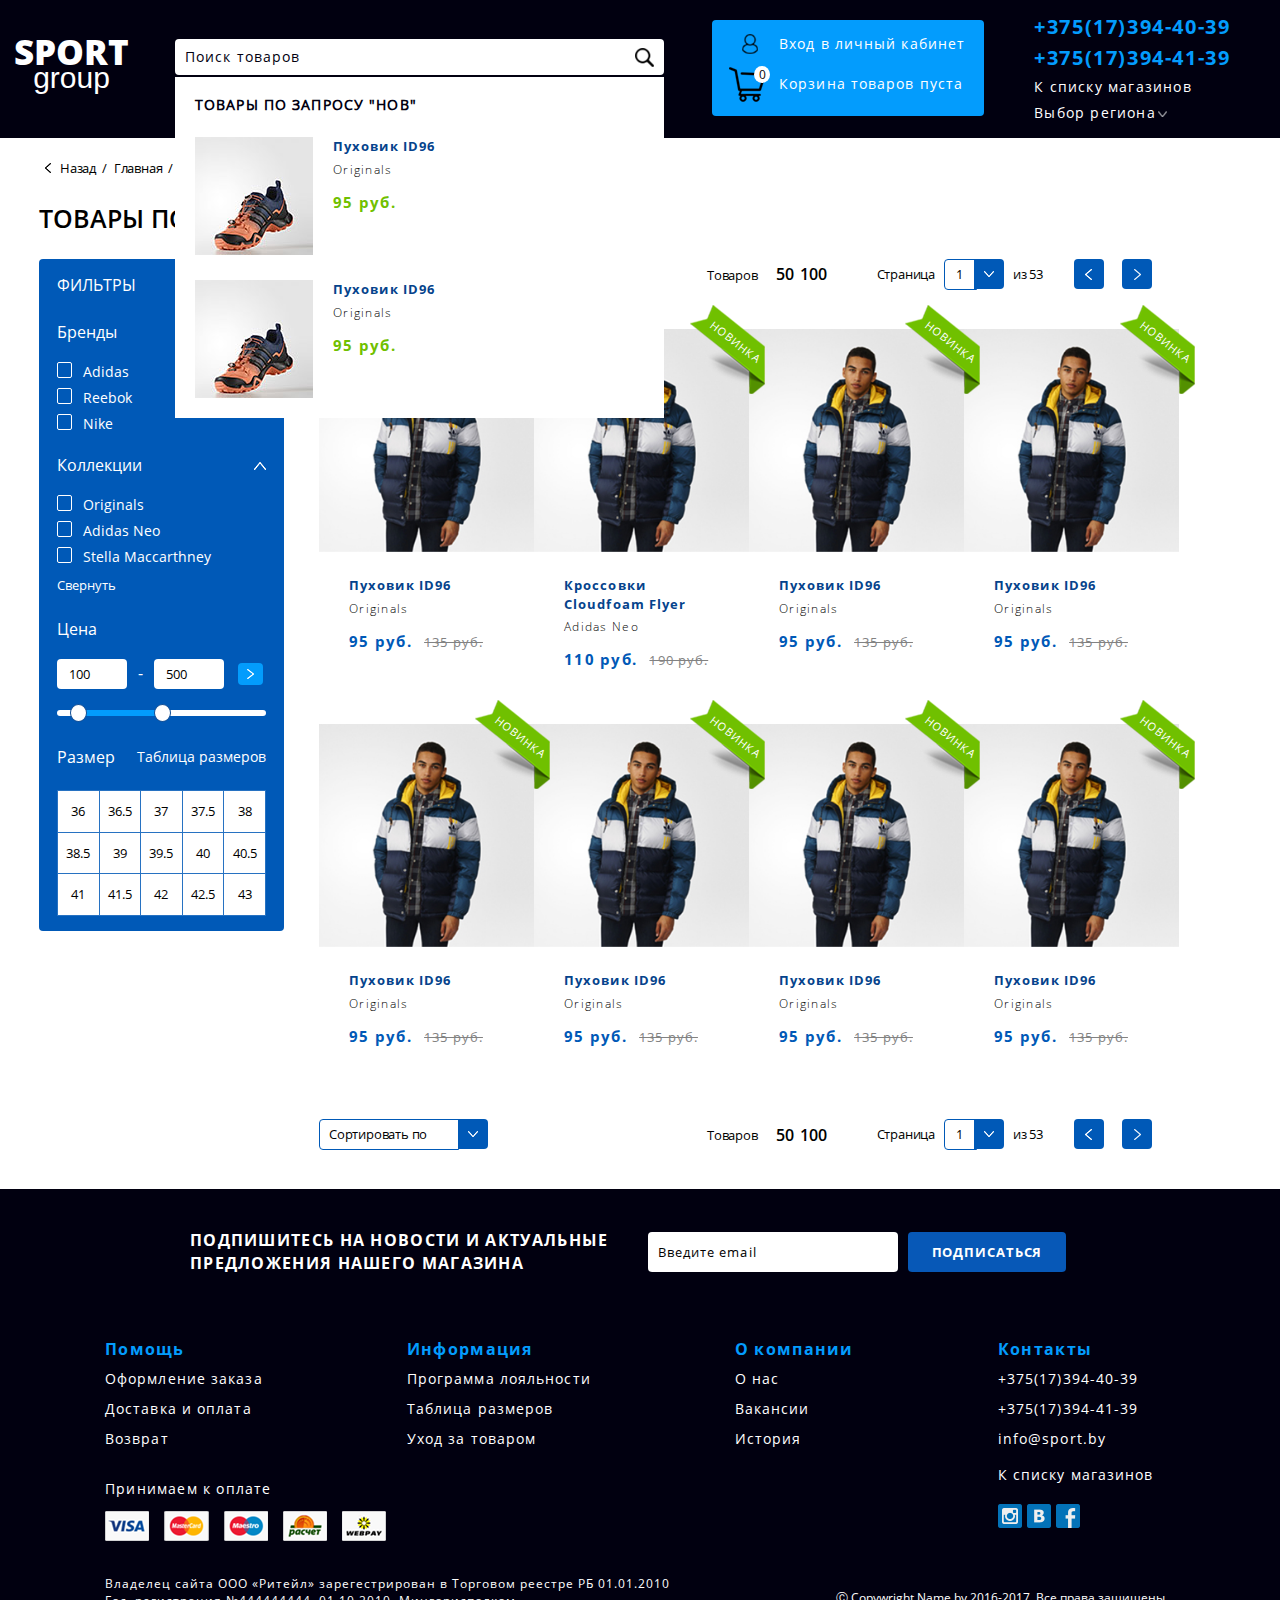
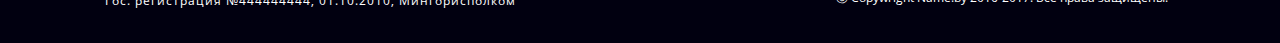
<file: catalog.html>
<!DOCTYPE html>
<html lang="ru">
    <head>
        <meta charset = "UTF-8">

        <meta http-equiv="X-UA-Compatible" content="IE=edge">
        <meta name="viewport" content="width=device-width, initial-scale=1.0">

        <link rel="stylesheet" href="css/bootstrap-select.css">
        <link rel="stylesheet" href="css/bootstrap.min.css">
        <link rel="stylesheet" href="assets/owlcarousel/assets/owl.carousel.min.css">
        <link rel="stylesheet" href="assets/owlcarousel/assets/owl.theme.default.min.css">
        <link rel="stylesheet" href="css/style.css">
        <link rel="stylesheet" href="css/mobile.css">
        <title>ADIDAS</title>
    </head>
    <body class="home_page">

        <!--Шапка сайта-->
        <section class="header">
            <div class="container">
                <div class="row">
                    <header>
                        <div class="header_container">
                            <div class="logo text-center">
                                <a href="/">
                                    <span class="logo_big">SPORT</span>
                                    <span class="logo_small">group</span>
                                </a>
                            </div>
                            <div class="block_navigation">
                                <a href="#menu" id="toggle" class=""><div class="toggle_menu"><span></span></div></a>
                                <a href="javascript:void(0)" class="search_show"></a>
                                <div class="block_search">
                                    <form action="/">
                                        <input type="text" name="search" value="" placeholder="Поиск товаров" class="search_label">
                                        <input type="submit" name="image" class="search_bth" value="">
                                    </form>
                                    <!--живой поиск-->
                                    <div class="smart_search">
                                        <h5>Товары по запросу "НОВ"</h5>
                                        <div class="smart_search_item">
                                            <div class="product_image">
                                                <a href="/"><img src="images/pr3_small.jpg"></a>
                                            </div>
                                            <div class="product_info">
                                                <div class="product_name">Пуховик ID96</div>
                                                <div class="product_type">Originals</div>
                                                <div class="product_price">
                                                    <span class="price">95 руб.</span>
                                                </div>
                                            </div>
                                        </div> 
                                        <div class="smart_search_item">
                                            <div class="product_image">
                                                <a href="/"><img src="images/pr3_small.jpg"></a>
                                            </div>
                                            <div class="product_info">
                                                <div class="product_name">Пуховик ID96</div>
                                                <div class="product_type">Originals</div>
                                                <div class="product_price">
                                                    <span class="price">95 руб.</span>
                                                </div>
                                            </div>
                                        </div> 
                                    </div>
                                    <!--конец живой поиск-->
                                </div>
                                <div class="block_menu">
                                    <div class="menu_pd">
                                        <div class="menu">
                                            <ul class="menu_list">
                                                <li>
                                                    <div class="dropdown item_block">
                                                        <button class="list_drop menu_item" type="button">Мужчины<span class="caret"></span></button>
                                                        <div class="main_drop dropdown-menu">
                                                            <div class="container drop_bg">
                                                                <div class="child_drop">
                                                                    <button class="child_btn" type="button">Обувь<span class="caret"></span></button>
                                                                    <ul class="child_menu">
                                                                        <li><a href="/">Ботинки</a></li>
                                                                        <li><a href="/">Кросовки</a></li>
                                                                        <li><a href="/">Высокие кроссовки</a></li>
                                                                        <li><a href="/">Кеды</a></li>
                                                                        <li><a href="/">Футбольные бутсы</a></li>
                                                                        <li><a href="/">Сланцы и сандалии</a></li>
                                                                        <li><a href="/">Зимняя обувь </a></li>
                                                                        <li><a href="/">Ботинки для сноуборда </a></li>
                                                                    </ul>
                                                                </div>
                                                                <div class="child_drop">
                                                                    <button class="child_btn" type="button">Одежда<span class="caret"></span></button>
                                                                    <ul class="child_menu">
                                                                        <li><a href="/">Куртки</a></li>
                                                                        <li><a href="/">Пуховики</a></li>
                                                                        <li><a href="/">Ветровки</a></li>
                                                                        <li><a href="/">Толстовки</a></li>
                                                                        <li><a href="/">Футболки и майки</a></li>
                                                                        <li><a href="/">Поло</a></li>
                                                                        <li><a href="/">Брюки</a></li>
                                                                        <li><a href="/">Шорты</a></li>
                                                                        <li><a href="/">Компрессионная одежда</a></li>
                                                                    </ul>
                                                                </div>
                                                                <div class="child_drop">
                                                                    <button class="child_btn" type="button">Аксессуары<span class="caret"></span></button>
                                                                    <ul class="child_menu">
                                                                        <li><a href="/">Сумки и рюкзаки</a></li>
                                                                        <li><a href="/">Шапки</a></li>
                                                                        <li><a href="/">Перчатки</a></li>
                                                                        <li><a href="/">Шарфы</a></li>
                                                                        <li><a href="/">Носки</a></li>
                                                                        <li><a href="/">Аксессуары для тренировок</a></li>
                                                                        <li><a href="/">Часы </a></li>
                                                                        <li><a href="/">Кепки</a></li>
                                                                    </ul>
                                                                </div>
                                                                <div class="child_drop">
                                                                    <button class="child_btn" type="button">Виды спорта<span class="caret"></span></button>
                                                                    <ul class="child_menu">
                                                                        <li><a href="/">Футбол</a></li>
                                                                        <li><a href="/">Бег</a></li>
                                                                        <li><a href="/">Фитнес</a></li>
                                                                        <li><a href="/">Outdoor</a></li>
                                                                        <li><a href="/">Баскетбол</a></li>
                                                                        <li><a href="/">Волейбол</a></li>
                                                                        <li><a href="/">Теннис</a></li>
                                                                        <li><a href="/">Тяжелая атлетика</a></li>
                                                                        <li><a href="/">Легкая атлетика</a></li>
                                                                        <li><a href="/">Плавание</a></li>
                                                                    </ul>
                                                                </div>
                                                                <div class="child_drop">
                                                                    <button class="child_btn" type="button">Актуальный товар<span class="caret"></span></button>
                                                                    <ul class="child_menu">
                                                                        <li><a href="/"><img src="images/actual_men.jpg"></a></li>
                                                                        <li><a href="/">Брюки<br>Climalite workout</a></li>
                                                                    </ul>
                                                                </div>
                                                            </div>
                                                        </div>
                                                    </div>
                                                </li>
                                                <li>
                                                    <div class="dropdown item_block">
                                                        <button class="list_drop menu_item" type="button">Женщины<span class="caret"></span></button>
                                                        <div class="main_drop dropdown-menu">
                                                            <div class="container drop_bg">
                                                                <div class="child_drop">
                                                                    <button class="child_btn" type="button">Обувь<span class="caret"></span></button>
                                                                    <ul class="child_menu">
                                                                        <li><a href="/">Ботинки</a></li>
                                                                        <li><a href="/">Кросовки</a></li>
                                                                        <li><a href="/">Высокие кроссовки</a></li>
                                                                        <li><a href="/">Кеды</a></li>
                                                                        <li><a href="/">Сланцы и сандалии</a></li>
                                                                        <li><a href="/">Зимняя обувь </a></li>
                                                                    </ul>
                                                                </div>
                                                                <div class="child_drop">
                                                                    <button class="child_btn" type="button">Одежда<span class="caret"></span></button>
                                                                    <ul class="child_menu">
                                                                        <li><a href="/">Куртки</a></li>
                                                                        <li><a href="/">Жилетки</a></li>
                                                                        <li><a href="/">Толстовки</a></li>
                                                                        <li><a href="/">Футболки и майки</a></li>
                                                                        <li><a href="/">Спортивные бра-топы</a></li>
                                                                        <li><a href="/">Брюки</a></li>
                                                                        <li><a href="/">Леггинсы</a></li>
                                                                        <li><a href="/">Спортивные костюмы</a></li>
                                                                        <li><a href="/">Зимняя одежда</a></li>
                                                                        <li><a href="/">Компрессионная одежда</a></li>
                                                                    </ul>
                                                                </div>
                                                                <div class="child_drop">
                                                                    <button class="child_btn" type="button">Аксессуары<span class="caret"></span></button>
                                                                    <ul class="child_menu">
                                                                        <li><a href="/">Сумки и рюкзаки</a></li>
                                                                        <li><a href="/">Шапки</a></li>
                                                                        <li><a href="/">Перчатки</a></li>
                                                                        <li><a href="/">Шарфы</a></li>
                                                                        <li><a href="/">Носки</a></li>
                                                                        <li><a href="/">Аксессуары для тренировок</a></li>
                                                                        <li><a href="/">Часы </a></li>
                                                                    </ul>
                                                                </div>
                                                                <div class="child_drop">
                                                                    <button class="child_btn" type="button">Виды спорта<span class="caret"></span></button>
                                                                    <ul class="child_menu">
                                                                        <li><a href="/">Фитнес</a></li>
                                                                        <li><a href="/">Бег</a></li>
                                                                        <li><a href="/">Теннис</a></li>
                                                                        <li><a href="/">Outdoor</a></li>
                                                                        <li><a href="/">Йога</a></li>
                                                                        <li><a href="/">Плавание</a></li>
                                                                        <li><a href="/">Волейбол</a></li>
                                                                        <li><a href="/">Футбол</a></li>
                                                                        <li><a href="/">Легкая атлетика</a></li>
                                                                        <li><a href="/">Тяжелая атлетика</a></li>
                                                                    </ul>
                                                                </div>
                                                                <div class="child_drop">
                                                                    <button class="child_btn" type="button">Актуальный товар<span class="caret"></span></button>
                                                                    <ul class="child_menu">
                                                                        <li><a href="/"><img src="images/actual_women.jpg"></a></li>
                                                                        <li><a href="/">Джемпер Sequencials<br>Wraparound</a></li>
                                                                    </ul>
                                                                </div>
                                                            </div>
                                                        </div>
                                                    </div>
                                                </li>
                                                <li>
                                                    <div class="dropdown item_block sports_menu">
                                                        <button class="list_drop menu_item" type="button">Дети<span class="caret"></span></button>
                                                        <div class="main_drop dropdown-menu">
                                                            <div class="container drop_bg">
                                                                <div class="child_drop">
                                                                    <button class="child_btn" type="button">Мальчики<span class="caret"></span></button>
                                                                    <ul class="child_menu">
                                                                        <li><a href="/">Обувь</a></li>
                                                                        <li><a href="/">Одежда</a></li>
                                                                        <li><a href="/">Аксессуары</a></li>
                                                                    </ul>
                                                                </div>
                                                                <div class="child_drop">
                                                                    <button class="child_btn" type="button">Девочки<span class="caret"></span></button>
                                                                    <ul class="child_menu">
                                                                        <li><a href="/">Обувь</a></li>
                                                                        <li><a href="/">Одежда</a></li>
                                                                        <li><a href="/">Аксессуары</a></li>
                                                                    </ul>
                                                                </div>
                                                                <div class="child_drop">
                                                                    <button class="child_btn" type="button">Малыши<span class="caret"></span></button>
                                                                    <ul class="child_menu">
                                                                        <li><a href="/">Обувь</a></li>
                                                                        <li><a href="/">Одежда</a></li>
                                                                        <li><a href="/">Аксессуары</a></li>
                                                                    </ul>
                                                                </div>
                                                                <div class="child_drop">
                                                                    <button class="child_btn" type="button">Виды спорта<span class="caret"></span></button>
                                                                    <ul class="child_menu">
                                                                        <li><a href="/">Физкультура</a></li>
                                                                        <li><a href="/">Футбол</a></li>
                                                                        <li><a href="/">Плавание</a></li>
                                                                        <li><a href="/">Outdoor</a></li>
                                                                        <li><a href="/">Бег</a></li>
                                                                        <li><a href="/">Теннис</a></li>
                                                                    </ul>
                                                                </div>
                                                            </div>
                                                        </div>
                                                    </div>
                                                </li>
                                                <li>
                                                    <div class="dropdown item_block sports_menu">
                                                        <button class="list_drop menu_item" type="button">Виды спорта<span class="caret"></span></button>
                                                        <div class="main_drop dropdown-menu">
                                                            <div class="container drop_bg">
                                                                <div class="child_drop">
                                                                    <button class="child_btn" type="button">Футбол<span class="caret"></span></button>
                                                                    <ul class="child_menu">
                                                                        <li><a href="/">Обувь</a></li>
                                                                        <li><a href="/">Одежда</a></li>
                                                                        <li><a href="/">Аксессуары</a></li>
                                                                    </ul>
                                                                </div>
                                                                <div class="child_drop">
                                                                    <button class="child_btn" type="button">Бег<span class="caret"></span></button>
                                                                    <ul class="child_menu">
                                                                        <li><a href="/">Обувь</a></li>
                                                                        <li><a href="/">Одежда</a></li>
                                                                        <li><a href="/">Аксессуары</a></li>
                                                                    </ul>
                                                                </div>
                                                                <div class="child_drop">
                                                                    <button class="child_btn" type="button">Тренинг<span class="caret"></span></button>
                                                                    <ul class="child_menu">
                                                                        <li><a href="/">Обувь</a></li>
                                                                        <li><a href="/">Одежда</a></li>
                                                                        <li><a href="/">Аксессуары</a></li>
                                                                    </ul>
                                                                </div>
                                                                <div class="child_drop">
                                                                    <button class="child_btn" type="button">Outdoor<span class="caret"></span></button>
                                                                    <ul class="child_menu">
                                                                        <li><a href="/">Обувь</a></li>
                                                                        <li><a href="/">Одежда</a></li>
                                                                        <li><a href="/">Аксессуары</a></li>
                                                                    </ul>
                                                                </div>
                                                                <div class="child_drop">
                                                                    <button class="child_btn" type="button">Сноубординг<span class="caret"></span></button>
                                                                    <ul class="child_menu">
                                                                        <li><a href="/">Обувь</a></li>
                                                                        <li><a href="/">Одежда</a></li>
                                                                        <li><a href="/">Аксессуары</a></li>
                                                                    </ul>
                                                                </div>
                                                                <div class="child_drop">
                                                                    <button class="child_btn" type="button">Другое<span class="caret"></span></button>
                                                                    <ul class="child_menu">
                                                                        <li><a href="/">Беговые лыжи</a></li>
                                                                        <li><a href="/">Скейтбординг</a></li>
                                                                        <li><a href="/">Йога</a></li>
                                                                        <li><a href="/">Баскетбол</a></li>
                                                                        <li><a href="/">Плавание</a></li>
                                                                        <li><a href="/">Теннис</a></li>
                                                                        <li><a href="/">Волейбол</a></li>
                                                                        <li><a href="/">Тяжелая атлетика</a></li>
                                                                        <li><a href="/">Легкая атлетика</a></li>
                                                                        <li><a href="/">Регби</a></li>
                                                                        <li><a href="/">Велоспорт</a></li>
                                                                    </ul>
                                                                </div>
                                                            </div>
                                                        </div>
                                                    </div>
                                                </li>
                                                <li class="last_item">
                                                    <div class="dropdown item_block sports_menu">
                                                        <button class="list_drop menu_item" type="button">бренды<span class="caret"></span></button>
                                                        <div class="main_drop dropdown-menu">
                                                            <div class="container drop_bg">
                                                                <div class="child_drop">
                                                                    <button class="child_btn" type="button">Adidas<span class="caret"></span></button>
                                                                    <ul class="child_menu">
                                                                        <li><a href="/">Мужская одежда</a></li>
                                                                        <li><a href="/">Женская одежда</a></li>
                                                                        <li><a href="/">Детская одежда</a></li>
                                                                        <li><a href="/">Обувь</a></li>
                                                                        <li><a href="/">Аксессуары</a></li>
                                                                    </ul>
                                                                </div>
                                                                <div class="child_drop">
                                                                    <button class="child_btn" type="button">Reebok<span class="caret"></span></button>
                                                                    <ul class="child_menu">
                                                                        <li><a href="/">Мужская одежда</a></li>
                                                                        <li><a href="/">Женская одежда</a></li>
                                                                        <li><a href="/">Детская одежда</a></li>
                                                                        <li><a href="/">Обувь</a></li>
                                                                        <li><a href="/">Аксессуары</a></li>
                                                                    </ul>
                                                                </div>
                                                                <div class="child_drop">
                                                                    <button class="child_btn" type="button">Nike<span class="caret"></span></button>
                                                                    <ul class="child_menu">
                                                                        <li><a href="/">Мужская одежда</a></li>
                                                                        <li><a href="/">Женская одежда</a></li>
                                                                        <li><a href="/">Детская одежда</a></li>
                                                                        <li><a href="/">Обувь</a></li>
                                                                        <li><a href="/">Аксессуары</a></li>
                                                                    </ul>
                                                                </div>
                                                            </div>
                                                        </div>
                                                    </div>
                                                </li>
                                            </ul>
                                            <div class="menu_user">
                                                <img src="images/icon_user.png">
                                                <span>Личный кабинет</span>
                                            </div>
                                        </div>
                                    </div>
                                </div>
                            </div>
                            <div class="block_user">
                                <div class="block_account">
                                    <a href="/">Вход в личный кабинет</a>
                                </div>
                                <div class="block_cart"><!--добавить класс для пустой корзины "block_cart_no"-->
                                    <a href="/">Корзина товаров пуста</a>
                                    <span class="count_cart">0</span>
                                </div>
                            </div>
                            <div class="block_information">
                                <div class="phone">+375(17)394-40-39</div>
                                <div class="phone">+375(17)394-41-39</div>
                                <div class="list_info">
                                    <div class="list_shop"><a href="/">К списку магазинов</div></a>
                                    <div class="list_shop sity">
                                        <div class="dropdown">
                                            <button class="list_drop list_city" type="button" data-toggle="dropdown">Выбор региона<span class="caret"></span></button>
                                            <ul class="dropdown-menu">
                                                <li><a href="/">Минск и Минская область</a></li>
                                                <li><a href="/">Брест или Брестская область </a></li>
                                                <li><a href="/">Витебск или Витебская область</a></li>
                                                <li><a href="/">Гомель или Гомельская область</a></li>
                                                <li><a href="/">Гродно или Гродненская область</a></li>
                                                <li><a href="/">Могилев или Могилевская область</a></li>
                                            </ul>
                                        </div>
                                    </div>
                                </div>
                            </div>
                            <div class="clear"></div>
                        </div>
                    </header>
                </div>
            </div>
        </section>

        <!--Слайдер. Класс ".page" оставлять на всех страница даже если слайдера нет, в нем отступ сверху на мобильно версии-->
        <section class="page"></section>


        <!--Каталог-->
        <section class="content">
            <div class="container">
                <div class="row">
                    <div class="content_bg">
                        <div class="breadcrumbs">
                            <ul>
                                <li class="back"><a href="/">Назад</a></li>
                                <li><a href="/"><span>/</span>Главная</a></li>
                                <li class="last_br"><a href="/"><span>/</span>Акции</a></li>
                            </ul>
                        </div>
                        <div class="page_name">
                            <h1>Товары по акции</h1>
                            <span>(15 товаров)</span>
                        </div>
                        <div class="block_content">					
                            <div class="left_sidebar">
                                <div class="filter">
                                    <form action="#">
                                        <div class="filter_top">
                                            <span>ФИЛЬТРЫ</span>
                                            <input type="reset" value="Сбросить все" class="reset">
                                        </div>
                                        <div class="filter_mobile">
                                            <button class="filter_button_mobile" type="button">Фильтр<span class="caret"></span></button>
                                            <div class="filter_list">
                                                <div class="filter_drop open">
                                                    <button class="filter_button" type="button">Бренды<span class="caret"></span></button>
                                                    <div class="filter_menu">
                                                        <div class="filter_item">
                                                            <input type="checkbox" class="checkbox_f" id="check-1">
                                                            <label for="check-1">
                                                                Adidas
                                                            </label>
                                                        </div>
                                                        <div class="filter_item">
                                                            <input type="checkbox" class="checkbox_f" id="check-2">
                                                            <label for="check-2">
                                                                Reebok
                                                            </label>
                                                        </div>
                                                        <div class="filter_item">
                                                            <input type="checkbox" class="checkbox_f" id="check-3">
                                                            <label for="check-3">
                                                                Nike
                                                            </label>
                                                        </div>												
                                                    </div>
                                                </div>
                                                <div class="filter_drop open">
                                                    <button class="filter_button" type="button">Коллекции<span class="caret"></span></button>
                                                    <div class="filter_menu">
                                                        <div class="filter_item">
                                                            <input type="checkbox" class="checkbox_f" id="check-4">
                                                            <label for="check-4">
                                                                Originals
                                                            </label>
                                                        </div>
                                                        <div class="filter_item">
                                                            <input type="checkbox" class="checkbox_f" id="check-5">
                                                            <label for="check-5">
                                                                Adidas Neo
                                                            </label>
                                                        </div>
                                                        <div class="filter_item">
                                                            <input type="checkbox" class="checkbox_f" id="check-6">
                                                            <label for="check-6">
                                                                Stella Maccarthney
                                                            </label>
                                                        </div>												
                                                    </div>
                                                </div>
                                                <div class="expand">
                                                    <a href="javascript:void(0)" data="0">Свернуть</a>
                                                </div>
                                                <div class="filter_price">
                                                    <button class="button_price" type="button">Цена<span class="caret"></span></button>
                                                    <div class="price_range">
                                                        <input type="number" class="price_min" value="100">
                                                        <span>-</span>
                                                        <input type="number" class="price_max" value="500">
                                                        <a href="javascript:void(0)" class="price_send"></a>
                                                    </div>
                                                    <div class="slider_price"></div>
                                                </div>
                                                <div class="filter_size">
                                                    <button class="button_size" type="button">Размер<span class="caret"></span></button>
                                                    <a href="javascript:void(0)" class="sizes_show">Таблица размеров</a>
                                                    <div class="sizes">
                                                        <table>
                                                            <tr>
                                                                <td>
                                                                    <input type="checkbox" class="checkbox_s" id="check-7">
                                                                    <label for="check-7"><span>36</span></label>
                                                                </td>
                                                                <td>
                                                                    <input type="checkbox" class="checkbox_s" id="check-8">
                                                                    <label for="check-8"><span>36.5</span></label>
                                                                </td>
                                                                <td>
                                                                    <input type="checkbox" class="checkbox_s" id="check-9">
                                                                    <label for="check-9"><span>37</span></label>
                                                                </td>
                                                                <td>
                                                                    <input type="checkbox" class="checkbox_s" id="check-10">
                                                                    <label for="check-10"><span>37.5</span></label>
                                                                </td>
                                                                <td>
                                                                    <input type="checkbox" class="checkbox_s" id="check-11">
                                                                    <label for="check-11"><span>38</span></label>
                                                                </td>
                                                            </tr>
                                                            <tr>
                                                                <td>
                                                                    <input type="checkbox" class="checkbox_s" id="check-12">
                                                                    <label for="check-12"><span>38.5</span></label>
                                                                </td>
                                                                <td>
                                                                    <input type="checkbox" class="checkbox_s" id="check-13">
                                                                    <label for="check-13"><span>39</span></label>
                                                                </td>
                                                                <td>
                                                                    <input type="checkbox" class="checkbox_s" id="check-14">
                                                                    <label for="check-14"><span>39.5</span></label>
                                                                </td>
                                                                <td>
                                                                    <input type="checkbox" class="checkbox_s" id="check-15">
                                                                    <label for="check-15"><span>40</span></label>
                                                                </td>
                                                                <td>
                                                                    <input type="checkbox" class="checkbox_s" id="check-16">
                                                                    <label for="check-16"><span>40.5</span></label>
                                                                </td>
                                                            </tr>
                                                            <tr>
                                                                <td>
                                                                    <input type="checkbox" class="checkbox_s" id="check-17">
                                                                    <label for="check-17"><span>41</span></label>
                                                                </td>
                                                                <td>
                                                                    <input type="checkbox" class="checkbox_s" id="check-18">
                                                                    <label for="check-18"><span>41.5</span></label>
                                                                </td>
                                                                <td>
                                                                    <input type="checkbox" class="checkbox_s" id="check-19">
                                                                    <label for="check-19"><span>42</span></label>
                                                                </td>
                                                                <td>
                                                                    <input type="checkbox" class="checkbox_s" id="check-22">
                                                                    <label for="check-20"><span>42.5</span></label>
                                                                </td>
                                                                <td>
                                                                    <input type="checkbox" class="checkbox_s" id="check-21">
                                                                    <label for="check-21"><span>43</span></label>
                                                                </td>
                                                            </tr>
                                                        </table>												
                                                    </div>
                                                </div>
                                            </div>
                                        </div>
                                    </form>
                                </div>
                            </div>
                            <div class="content_wrap">
                                <div class="sort_block">
                                    <div class="dropdown sort_select">
                                        <select class="selectpicker" title="Сортировать по">
                                            <option>Цена по возростанию</option>
                                            <option>Цена по убыванию</option>
                                            <option>Сначала новое</option>
                                            <option>Сначала популярное</option>
                                        </select>
                                    </div>

                                    <div class="pagination">
                                        <a href="#" class="page_prev"></a>
                                        <a href="#" class="page_next"></a>
                                    </div>

                                    <div class="dropdown sort_select select_page">
                                        <span class="page_text">Страница</span>
                                        <div class="page_r">
                                            <select class="selectpicker">
                                                <option>1</option>
                                                <option>2</option>
                                                <option>3</option>
                                            </select>
                                        </div>
                                        <span class="count_dn">из 53</span>
                                    </div>

                                    <div class="page_count">
                                        <span>Товаров</span>
                                        <a href="/">50</a>
                                        <a href="/">100</a>
                                    </div>
                                    <div class="clear"></div>
                                </div>
                                <div class="product_list">
                                    <div class="product_item">
                                        <div class="sticker_novinka"><span>Новинка</span></div>
                                        <a href="/" class="izbr"></a>
                                        <div class="product">
                                            <div class="product_image">
                                                <a href="/"><img src="images/product1.jpg"></a>
                                            </div>
                                            <div class="product_info">
                                                <div class="product_name">Пуховик ID96</div>
                                                <div class="product_type">Originals</div>
                                                <div class="product_price">
                                                    <span class="price">95 руб.</span>
                                                    <span class="price_old">135 руб.</span>
                                                </div>
                                            </div>
                                        </div>
                                    </div>
                                    <div class="product_item">
                                        <div class="sticker_novinka"><span>Новинка</span></div>
                                        <a href="/" class="izbr"></a>
                                        <div class="product">
                                            <div class="product_image">
                                                <a href="/"><img src="images/product1.jpg"></a>
                                            </div>
                                            <div class="product_info">
                                                <div class="product_name">Кроссовки<br>Cloudfoam Flyer</div>
                                                <div class="product_type">Adidas Neo</div>
                                                <div class="product_price">
                                                    <span class="price">110 руб.</span>
                                                    <span class="price_old">190 руб.</span>
                                                </div>
                                            </div>
                                        </div>
                                    </div>
                                    <div class="product_item">
                                        <div class="sticker_novinka"><span>Новинка</span></div>
                                        <a href="/" class="izbr"></a>
                                        <div class="product">
                                            <div class="product_image">
                                                <a href="/"><img src="images/product1.jpg"></a>
                                            </div>
                                            <div class="product_info">
                                                <div class="product_name">Пуховик ID96</div>
                                                <div class="product_type">Originals</div>
                                                <div class="product_price">
                                                    <span class="price">95 руб.</span>
                                                    <span class="price_old">135 руб.</span>
                                                </div>
                                            </div>
                                        </div>
                                    </div>
                                    <div class="product_item">
                                        <div class="sticker_novinka"><span>Новинка</span></div>
                                        <div class="product">
                                            <div class="product_image">
                                                <a href="/"><img src="images/product1.jpg"></a>
                                            </div>
                                            <div class="product_info">
                                                <div class="product_name">Пуховик ID96</div>
                                                <div class="product_type">Originals</div>
                                                <div class="product_price">
                                                    <span class="price">95 руб.</span>
                                                    <span class="price_old">135 руб.</span>
                                                </div>
                                            </div>
                                        </div>
                                    </div>
                                    <div class="product_item">
                                        <div class="sticker_novinka"><span>Новинка</span></div>
                                        <div class="product">
                                            <div class="product_image">
                                                <a href="/"><img src="images/product1.jpg"></a>
                                            </div>
                                            <div class="product_info">
                                                <div class="product_name">Пуховик ID96</div>
                                                <div class="product_type">Originals</div>
                                                <div class="product_price">
                                                    <span class="price">95 руб.</span>
                                                    <span class="price_old">135 руб.</span>
                                                </div>
                                            </div>
                                        </div>
                                    </div>
                                    <div class="product_item">
                                        <div class="sticker_novinka"><span>Новинка</span></div>
                                        <div class="product">
                                            <div class="product_image">
                                                <a href="/"><img src="images/product1.jpg"></a>
                                            </div>
                                            <div class="product_info">
                                                <div class="product_name">Пуховик ID96</div>
                                                <div class="product_type">Originals</div>
                                                <div class="product_price">
                                                    <span class="price">95 руб.</span>
                                                    <span class="price_old">135 руб.</span>
                                                </div>
                                            </div>
                                        </div>
                                    </div>
                                    <div class="product_item">
                                        <div class="sticker_novinka"><span>Новинка</span></div>
                                        <div class="product">
                                            <div class="product_image">
                                                <a href="/"><img src="images/product1.jpg"></a>
                                            </div>
                                            <div class="product_info">
                                                <div class="product_name">Пуховик ID96</div>
                                                <div class="product_type">Originals</div>
                                                <div class="product_price">
                                                    <span class="price">95 руб.</span>
                                                    <span class="price_old">135 руб.</span>
                                                </div>
                                            </div>
                                        </div>
                                    </div>
                                    <div class="product_item">
                                        <div class="sticker_novinka"><span>Новинка</span></div>
                                        <div class="product">
                                            <div class="product_image">
                                                <a href="/"><img src="images/product1.jpg"></a>
                                            </div>
                                            <div class="product_info">
                                                <div class="product_name">Пуховик ID96</div>
                                                <div class="product_type">Originals</div>
                                                <div class="product_price">
                                                    <span class="price">95 руб.</span>
                                                    <span class="price_old">135 руб.</span>
                                                </div>
                                            </div>
                                        </div>
                                    </div>
                                    <div class="clear"></div>
                                </div>
                                <div class="sort_block bottom_sort">
                                    <div class="dropdown sort_select">
                                        <select class="selectpicker" title="Сортировать по">
                                            <option>Сортировать по</option>
                                            <option>Цена по возростанию</option>
                                            <option>Цена по убыванию</option>
                                            <option>Сначала новое</option>
                                            <option>Сначала популярное</option>
                                        </select>
                                    </div>

                                    <div class="pagination">
                                        <a href="#" class="page_prev"></a>
                                        <a href="#" class="page_next"></a>
                                    </div>

                                    <div class="dropdown sort_select select_page">
                                        <span class="page_text">Страница</span>
                                        <div class="page_r">
                                            <select class="selectpicker">
                                                <option>1</option>
                                                <option>2</option>
                                                <option>3</option>
                                            </select>
                                        </div>
                                        <span class="count_dn">из 53</span>
                                    </div>

                                    <div class="page_count">
                                        <span>Товаров</span>
                                        <a href="/">50</a>
                                        <a href="/">100</a>
                                    </div>
                                    <div class="clear"></div>
                                </div>
                            </div>
                            <div class="clear"></div>
                        </div>
                    </div>
                </div>
            </div>
        </section>	

        <!--Футер-->
        <section class="footer_block">
            <div class="container">
                <div class="row">
                    <footer>
                        <div class="footer_container">
                            <div class="footer_top">
                                <div class="mailing_text">
                                    Подпишитесь на новости и актуальные <br>предложения нашего магазина
                                </div>
                                <div class="footer_mailing">
                                    <form action="#">
                                        <input type="email" name="email" class="mailing" placeholder="Введите email">
                                        <input type="submit" value="Подписаться" class="mailing_btn">
                                    </form>
                                </div>
                            </div>
                            <div class="footer_bottom">
                                <div class="footer_menu fot_menu1">
                                    <ul>
                                        <li class="top_list">Помощь</li>
                                        <li><a href="/">Оформление заказа</a></li>
                                        <li><a href="/">Доставка и оплата</a></li>
                                        <li><a href="/">Возврат</a></li>
                                        <li class="pr_dn"><a href="/">Программа лояльности</a></li>
                                    </ul>
                                </div>
                                <div class="footer_menu fot_menu2">
                                    <ul>
                                        <li class="top_list">Информация</li>
                                        <li><a href="/">Программа лояльности</a></li>
                                        <li><a href="/">Таблица размеров</a></li>
                                        <li><a href="/">Уход за товаром</a></li>
                                    </ul>
                                </div>
                                <div class="footer_menu fot_menu3">
                                    <ul>
                                        <li class="top_list">О компании</li>
                                        <li><a href="/">О нас</a></li>
                                        <li><a href="/">Вакансии</a></li>
                                        <li><a href="/">История</a></li>
                                    </ul>
                                </div>
                                <div class="footer_menu fot_menu4">
                                    <ul>
                                        <li class="top_list">Контакты</li>
                                        <li>+375(17)394-40-39</li>
                                        <li>+375(17)394-41-39</li>
                                        <li><a href="mailto:info@sport.by">info@sport.by</a></li>
                                        <li class="list_magaz"><a href="/">К списку магазинов</a></li>
                                        <li class="social_block">
                                            <a href="/"><img src="images/soc_inst.png"></a>
                                            <a href="/"><img src="images/soc_vk.png"></a>
                                            <a href="/"><img src="images/soc_facebook.png"></a>
                                        </li>
                                    </ul>
                                </div>
                            </div>
                            <div class="footer_pay">
                                <p>Принимаем к оплате</p>
                                <div class="pay">
                                    <a href="/"><img src="images/icon_visa.png"></a>
                                    <a href="/"><img src="images/icon_master.png"></a>
                                    <a href="/"><img src="images/icon_maestro.png"></a>
                                    <a href="/"><img src="images/icon_erip.png"></a>
                                    <a href="/"><img src="images/icon_webpay.png"></a>
                                </div>
                            </div>
                            <div class="footer_info_block">
                                <div class="footer_info">
                                    Владелец сайта ООО «Ритейл» зарегестрирован в Торговом реестре РБ 01.01.2010
                                    <br>
                                    Гос. регистрация №444444444, 01.10.2010, Мингорисполком
                                </div>
                                <div class="footer_copyright">
                                    Ⓒ Copywright Name.by 2016-2017.  Все права защищены.
                                </div>
                            </div>
                            <div class="region">
                                <div class="list_shop sity">
                                    <div class="dropdown">
                                        <button class="list_drop list_city" type="button" data-toggle="dropdown">Выбор региона<span class="caret"></span></button>
                                        <ul class="dropdown-menu">
                                            <li><a href="/">Минск и Минская область</a></li>
                                            <li><a href="/">Брест или Брестская область</a></li>
                                            <li><a href="/">Витебск или Витебская область</a></li>
                                            <li><a href="/">Гомель или Гомельская область</a></li>
                                            <li><a href="/">Гродно или Гродненская область</a></li>
                                            <li><a href="/">Могилев или Могилевская область</a></li>
                                        </ul>
                                    </div>
                                </div>
                            </div>
                        </div>
                    </footer>
                </div>
            </div>
        </section>

        <!--Наверх-->
        <a href="javascript:void(0)" class="backtotop">
            <img src="images/to_top.png">
            <span>НАВЕРХ</span>
        </a>

        <div class="popup_wrap">
            <div class="popup_block">
                <div class="popup_body">
                    <div class="poput_text">Товар добавлен в избранное</div>
                    <div class="poput_btn"><a href="javascrip:void(0)" class="continue">продолжить покупки</a></div>
                </div>
            </div>
        </div>

        <script src="js/jquery-1.11.2.min.js"></script>
        <script src="js/jquery-ui/jquery-ui.js"></script>
        <script src="js/bootstrap.js"></script>
        <script src="js/bootstrap-select.js"></script>

        <script src="assets/owlcarousel/owl.carousel.js"></script>
        <script src="js/main.js"></script>
    </body>
</html>
</file>
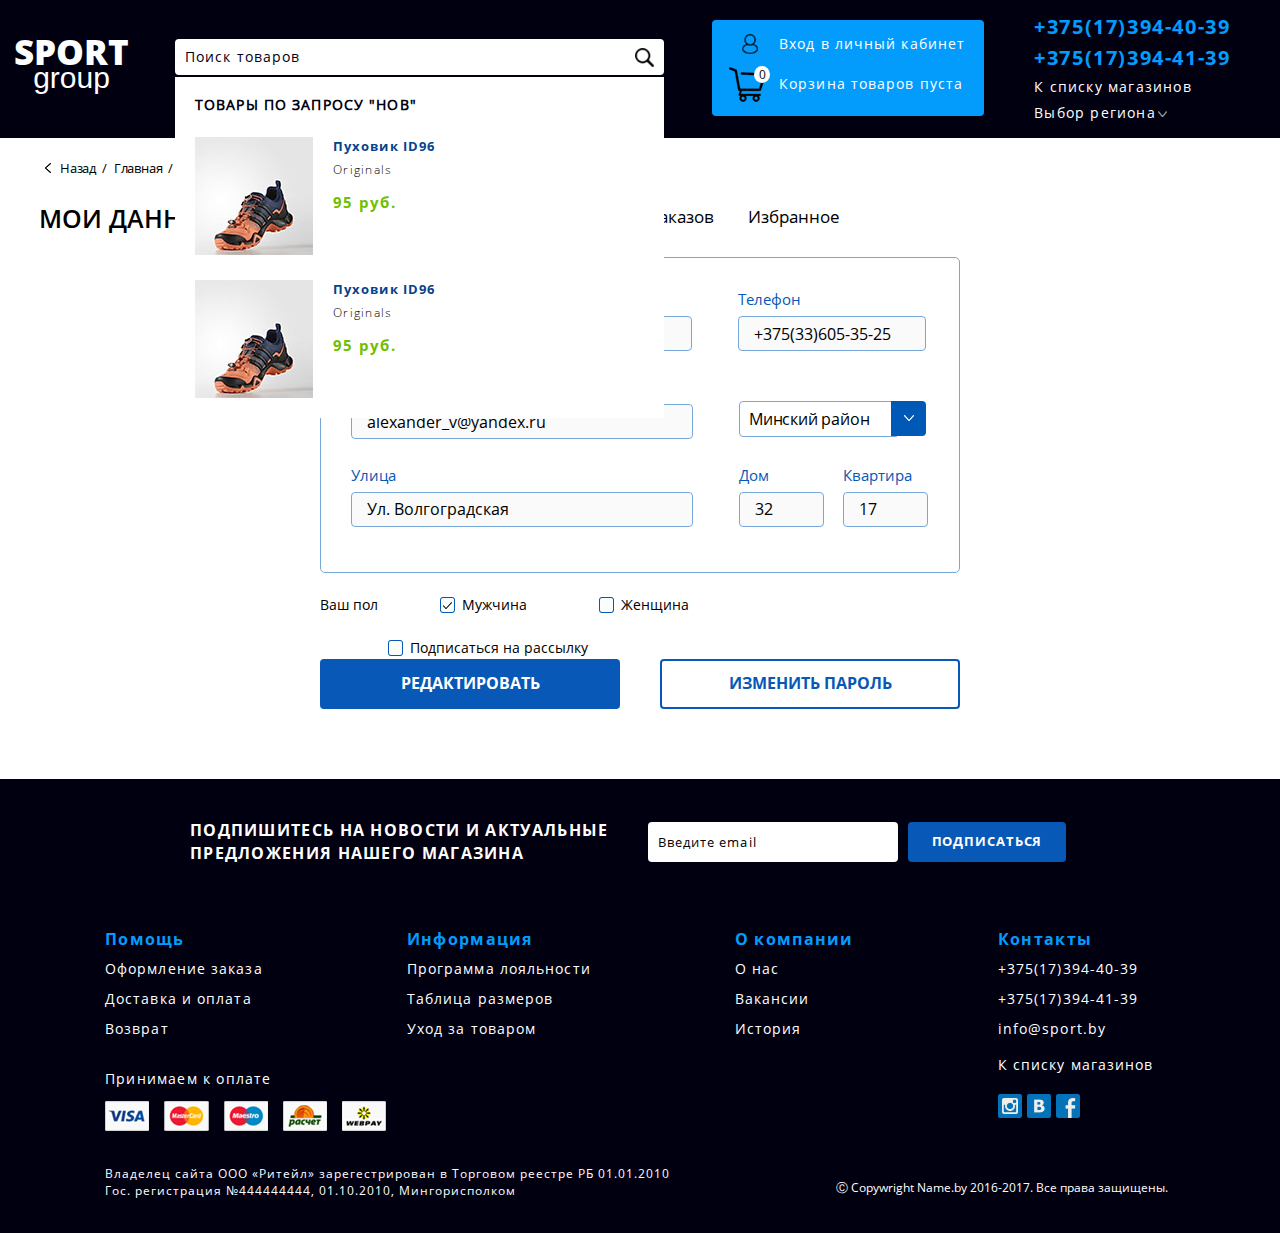
<file: my _account.html>
<!DOCTYPE html>
<html lang="ru">
    <head>
        <meta charset = "UTF-8">

        <meta http-equiv="X-UA-Compatible" content="IE=edge">
        <meta name="viewport" content="width=device-width, initial-scale=1.0">

        <link rel="stylesheet" href="css/bootstrap-select.css">
        <link rel="stylesheet" href="css/bootstrap.min.css">
        <link rel="stylesheet" href="assets/owlcarousel/assets/owl.carousel.min.css">
        <link rel="stylesheet" href="assets/owlcarousel/assets/owl.theme.default.min.css">
        <link rel="stylesheet" href="css/style.css">
        <link rel="stylesheet" href="css/mobile.css">
        <title>ADIDAS</title>
    </head>
    <body class="home_page">

        <!--Шапка сайта-->
        <section class="header">
            <div class="container">
                <div class="row">
                    <header>
                        <div class="header_container">
                            <div class="logo text-center">
                                <a href="/">
                                    <span class="logo_big">SPORT</span>
                                    <span class="logo_small">group</span>
                                </a>
                            </div>
                            <div class="block_navigation">
                                <a href="#menu" id="toggle" class=""><div class="toggle_menu"><span></span></div></a>
                                <a href="javascript:void(0)" class="search_show"></a>
                                <div class="block_search">
                                    <form action="/">
                                        <input type="text" name="search" value="" placeholder="Поиск товаров" class="search_label">
                                        <input type="submit" name="image" class="search_bth" value="">
                                    </form>
                                    <!--живой поиск-->
                                    <div class="smart_search">
                                        <h5>Товары по запросу "НОВ"</h5>
                                        <div class="smart_search_item">
                                            <div class="product_image">
                                                <a href="/"><img src="images/pr3_small.jpg"></a>
                                            </div>
                                            <div class="product_info">
                                                <div class="product_name">Пуховик ID96</div>
                                                <div class="product_type">Originals</div>
                                                <div class="product_price">
                                                    <span class="price">95 руб.</span>
                                                </div>
                                            </div>
                                        </div> 
                                        <div class="smart_search_item">
                                            <div class="product_image">
                                                <a href="/"><img src="images/pr3_small.jpg"></a>
                                            </div>
                                            <div class="product_info">
                                                <div class="product_name">Пуховик ID96</div>
                                                <div class="product_type">Originals</div>
                                                <div class="product_price">
                                                    <span class="price">95 руб.</span>
                                                </div>
                                            </div>
                                        </div> 
                                    </div>
                                    <!--конец живой поиск-->
                                </div>
                                <div class="block_menu">
                                    <div class="menu_pd">
                                        <div class="menu">
                                            <ul class="menu_list">
                                                <li>
                                                    <div class="dropdown item_block">
                                                        <button class="list_drop menu_item" type="button">Мужчины<span class="caret"></span></button>
                                                        <div class="main_drop dropdown-menu">
                                                            <div class="container drop_bg">
                                                                <div class="child_drop">
                                                                    <button class="child_btn" type="button">Обувь<span class="caret"></span></button>
                                                                    <ul class="child_menu">
                                                                        <li><a href="/">Ботинки</a></li>
                                                                        <li><a href="/">Кросовки</a></li>
                                                                        <li><a href="/">Высокие кроссовки</a></li>
                                                                        <li><a href="/">Кеды</a></li>
                                                                        <li><a href="/">Футбольные бутсы</a></li>
                                                                        <li><a href="/">Сланцы и сандалии</a></li>
                                                                        <li><a href="/">Зимняя обувь </a></li>
                                                                        <li><a href="/">Ботинки для сноуборда </a></li>
                                                                    </ul>
                                                                </div>
                                                                <div class="child_drop">
                                                                    <button class="child_btn" type="button">Одежда<span class="caret"></span></button>
                                                                    <ul class="child_menu">
                                                                        <li><a href="/">Куртки</a></li>
                                                                        <li><a href="/">Пуховики</a></li>
                                                                        <li><a href="/">Ветровки</a></li>
                                                                        <li><a href="/">Толстовки</a></li>
                                                                        <li><a href="/">Футболки и майки</a></li>
                                                                        <li><a href="/">Поло</a></li>
                                                                        <li><a href="/">Брюки</a></li>
                                                                        <li><a href="/">Шорты</a></li>
                                                                        <li><a href="/">Компрессионная одежда</a></li>
                                                                    </ul>
                                                                </div>
                                                                <div class="child_drop">
                                                                    <button class="child_btn" type="button">Аксессуары<span class="caret"></span></button>
                                                                    <ul class="child_menu">
                                                                        <li><a href="/">Сумки и рюкзаки</a></li>
                                                                        <li><a href="/">Шапки</a></li>
                                                                        <li><a href="/">Перчатки</a></li>
                                                                        <li><a href="/">Шарфы</a></li>
                                                                        <li><a href="/">Носки</a></li>
                                                                        <li><a href="/">Аксессуары для тренировок</a></li>
                                                                        <li><a href="/">Часы </a></li>
                                                                        <li><a href="/">Кепки</a></li>
                                                                    </ul>
                                                                </div>
                                                                <div class="child_drop">
                                                                    <button class="child_btn" type="button">Виды спорта<span class="caret"></span></button>
                                                                    <ul class="child_menu">
                                                                        <li><a href="/">Футбол</a></li>
                                                                        <li><a href="/">Бег</a></li>
                                                                        <li><a href="/">Фитнес</a></li>
                                                                        <li><a href="/">Outdoor</a></li>
                                                                        <li><a href="/">Баскетбол</a></li>
                                                                        <li><a href="/">Волейбол</a></li>
                                                                        <li><a href="/">Теннис</a></li>
                                                                        <li><a href="/">Тяжелая атлетика</a></li>
                                                                        <li><a href="/">Легкая атлетика</a></li>
                                                                        <li><a href="/">Плавание</a></li>
                                                                    </ul>
                                                                </div>
                                                                <div class="child_drop">
                                                                    <button class="child_btn" type="button">Актуальный товар<span class="caret"></span></button>
                                                                    <ul class="child_menu">
                                                                        <li><a href="/"><img src="images/actual_men.jpg"></a></li>
                                                                        <li><a href="/">Брюки<br>Climalite workout</a></li>
                                                                    </ul>
                                                                </div>
                                                            </div>
                                                        </div>
                                                    </div>
                                                </li>
                                                <li>
                                                    <div class="dropdown item_block">
                                                        <button class="list_drop menu_item" type="button">Женщины<span class="caret"></span></button>
                                                        <div class="main_drop dropdown-menu">
                                                            <div class="container drop_bg">
                                                                <div class="child_drop">
                                                                    <button class="child_btn" type="button">Обувь<span class="caret"></span></button>
                                                                    <ul class="child_menu">
                                                                        <li><a href="/">Ботинки</a></li>
                                                                        <li><a href="/">Кросовки</a></li>
                                                                        <li><a href="/">Высокие кроссовки</a></li>
                                                                        <li><a href="/">Кеды</a></li>
                                                                        <li><a href="/">Сланцы и сандалии</a></li>
                                                                        <li><a href="/">Зимняя обувь </a></li>
                                                                    </ul>
                                                                </div>
                                                                <div class="child_drop">
                                                                    <button class="child_btn" type="button">Одежда<span class="caret"></span></button>
                                                                    <ul class="child_menu">
                                                                        <li><a href="/">Куртки</a></li>
                                                                        <li><a href="/">Жилетки</a></li>
                                                                        <li><a href="/">Толстовки</a></li>
                                                                        <li><a href="/">Футболки и майки</a></li>
                                                                        <li><a href="/">Спортивные бра-топы</a></li>
                                                                        <li><a href="/">Брюки</a></li>
                                                                        <li><a href="/">Леггинсы</a></li>
                                                                        <li><a href="/">Спортивные костюмы</a></li>
                                                                        <li><a href="/">Зимняя одежда</a></li>
                                                                        <li><a href="/">Компрессионная одежда</a></li>
                                                                    </ul>
                                                                </div>
                                                                <div class="child_drop">
                                                                    <button class="child_btn" type="button">Аксессуары<span class="caret"></span></button>
                                                                    <ul class="child_menu">
                                                                        <li><a href="/">Сумки и рюкзаки</a></li>
                                                                        <li><a href="/">Шапки</a></li>
                                                                        <li><a href="/">Перчатки</a></li>
                                                                        <li><a href="/">Шарфы</a></li>
                                                                        <li><a href="/">Носки</a></li>
                                                                        <li><a href="/">Аксессуары для тренировок</a></li>
                                                                        <li><a href="/">Часы </a></li>
                                                                    </ul>
                                                                </div>
                                                                <div class="child_drop">
                                                                    <button class="child_btn" type="button">Виды спорта<span class="caret"></span></button>
                                                                    <ul class="child_menu">
                                                                        <li><a href="/">Фитнес</a></li>
                                                                        <li><a href="/">Бег</a></li>
                                                                        <li><a href="/">Теннис</a></li>
                                                                        <li><a href="/">Outdoor</a></li>
                                                                        <li><a href="/">Йога</a></li>
                                                                        <li><a href="/">Плавание</a></li>
                                                                        <li><a href="/">Волейбол</a></li>
                                                                        <li><a href="/">Футбол</a></li>
                                                                        <li><a href="/">Легкая атлетика</a></li>
                                                                        <li><a href="/">Тяжелая атлетика</a></li>
                                                                    </ul>
                                                                </div>
                                                                <div class="child_drop">
                                                                    <button class="child_btn" type="button">Актуальный товар<span class="caret"></span></button>
                                                                    <ul class="child_menu">
                                                                        <li><a href="/"><img src="images/actual_women.jpg"></a></li>
                                                                        <li><a href="/">Джемпер Sequencials<br>Wraparound</a></li>
                                                                    </ul>
                                                                </div>
                                                            </div>
                                                        </div>
                                                    </div>
                                                </li>
                                                <li>
                                                    <div class="dropdown item_block sports_menu">
                                                        <button class="list_drop menu_item" type="button">Дети<span class="caret"></span></button>
                                                        <div class="main_drop dropdown-menu">
                                                            <div class="container drop_bg">
                                                                <div class="child_drop">
                                                                    <button class="child_btn" type="button">Мальчики<span class="caret"></span></button>
                                                                    <ul class="child_menu">
                                                                        <li><a href="/">Обувь</a></li>
                                                                        <li><a href="/">Одежда</a></li>
                                                                        <li><a href="/">Аксессуары</a></li>
                                                                    </ul>
                                                                </div>
                                                                <div class="child_drop">
                                                                    <button class="child_btn" type="button">Девочки<span class="caret"></span></button>
                                                                    <ul class="child_menu">
                                                                        <li><a href="/">Обувь</a></li>
                                                                        <li><a href="/">Одежда</a></li>
                                                                        <li><a href="/">Аксессуары</a></li>
                                                                    </ul>
                                                                </div>
                                                                <div class="child_drop">
                                                                    <button class="child_btn" type="button">Малыши<span class="caret"></span></button>
                                                                    <ul class="child_menu">
                                                                        <li><a href="/">Обувь</a></li>
                                                                        <li><a href="/">Одежда</a></li>
                                                                        <li><a href="/">Аксессуары</a></li>
                                                                    </ul>
                                                                </div>
                                                                <div class="child_drop">
                                                                    <button class="child_btn" type="button">Виды спорта<span class="caret"></span></button>
                                                                    <ul class="child_menu">
                                                                        <li><a href="/">Физкультура</a></li>
                                                                        <li><a href="/">Футбол</a></li>
                                                                        <li><a href="/">Плавание</a></li>
                                                                        <li><a href="/">Outdoor</a></li>
                                                                        <li><a href="/">Бег</a></li>
                                                                        <li><a href="/">Теннис</a></li>
                                                                    </ul>
                                                                </div>
                                                            </div>
                                                        </div>
                                                    </div>
                                                </li>
                                                <li>
                                                    <div class="dropdown item_block sports_menu">
                                                        <button class="list_drop menu_item" type="button">Виды спорта<span class="caret"></span></button>
                                                        <div class="main_drop dropdown-menu">
                                                            <div class="container drop_bg">
                                                                <div class="child_drop">
                                                                    <button class="child_btn" type="button">Футбол<span class="caret"></span></button>
                                                                    <ul class="child_menu">
                                                                        <li><a href="/">Обувь</a></li>
                                                                        <li><a href="/">Одежда</a></li>
                                                                        <li><a href="/">Аксессуары</a></li>
                                                                    </ul>
                                                                </div>
                                                                <div class="child_drop">
                                                                    <button class="child_btn" type="button">Бег<span class="caret"></span></button>
                                                                    <ul class="child_menu">
                                                                        <li><a href="/">Обувь</a></li>
                                                                        <li><a href="/">Одежда</a></li>
                                                                        <li><a href="/">Аксессуары</a></li>
                                                                    </ul>
                                                                </div>
                                                                <div class="child_drop">
                                                                    <button class="child_btn" type="button">Тренинг<span class="caret"></span></button>
                                                                    <ul class="child_menu">
                                                                        <li><a href="/">Обувь</a></li>
                                                                        <li><a href="/">Одежда</a></li>
                                                                        <li><a href="/">Аксессуары</a></li>
                                                                    </ul>
                                                                </div>
                                                                <div class="child_drop">
                                                                    <button class="child_btn" type="button">Outdoor<span class="caret"></span></button>
                                                                    <ul class="child_menu">
                                                                        <li><a href="/">Обувь</a></li>
                                                                        <li><a href="/">Одежда</a></li>
                                                                        <li><a href="/">Аксессуары</a></li>
                                                                    </ul>
                                                                </div>
                                                                <div class="child_drop">
                                                                    <button class="child_btn" type="button">Сноубординг<span class="caret"></span></button>
                                                                    <ul class="child_menu">
                                                                        <li><a href="/">Обувь</a></li>
                                                                        <li><a href="/">Одежда</a></li>
                                                                        <li><a href="/">Аксессуары</a></li>
                                                                    </ul>
                                                                </div>
                                                                <div class="child_drop">
                                                                    <button class="child_btn" type="button">Другое<span class="caret"></span></button>
                                                                    <ul class="child_menu">
                                                                        <li><a href="/">Беговые лыжи</a></li>
                                                                        <li><a href="/">Скейтбординг</a></li>
                                                                        <li><a href="/">Йога</a></li>
                                                                        <li><a href="/">Баскетбол</a></li>
                                                                        <li><a href="/">Плавание</a></li>
                                                                        <li><a href="/">Теннис</a></li>
                                                                        <li><a href="/">Волейбол</a></li>
                                                                        <li><a href="/">Тяжелая атлетика</a></li>
                                                                        <li><a href="/">Легкая атлетика</a></li>
                                                                        <li><a href="/">Регби</a></li>
                                                                        <li><a href="/">Велоспорт</a></li>
                                                                    </ul>
                                                                </div>
                                                            </div>
                                                        </div>
                                                    </div>
                                                </li>
                                                <li class="last_item">
                                                    <div class="dropdown item_block sports_menu">
                                                        <button class="list_drop menu_item" type="button">бренды<span class="caret"></span></button>
                                                        <div class="main_drop dropdown-menu">
                                                            <div class="container drop_bg">
                                                                <div class="child_drop">
                                                                    <button class="child_btn" type="button">Adidas<span class="caret"></span></button>
                                                                    <ul class="child_menu">
                                                                        <li><a href="/">Мужская одежда</a></li>
                                                                        <li><a href="/">Женская одежда</a></li>
                                                                        <li><a href="/">Детская одежда</a></li>
                                                                        <li><a href="/">Обувь</a></li>
                                                                        <li><a href="/">Аксессуары</a></li>
                                                                    </ul>
                                                                </div>
                                                                <div class="child_drop">
                                                                    <button class="child_btn" type="button">Reebok<span class="caret"></span></button>
                                                                    <ul class="child_menu">
                                                                        <li><a href="/">Мужская одежда</a></li>
                                                                        <li><a href="/">Женская одежда</a></li>
                                                                        <li><a href="/">Детская одежда</a></li>
                                                                        <li><a href="/">Обувь</a></li>
                                                                        <li><a href="/">Аксессуары</a></li>
                                                                    </ul>
                                                                </div>
                                                                <div class="child_drop">
                                                                    <button class="child_btn" type="button">Nike<span class="caret"></span></button>
                                                                    <ul class="child_menu">
                                                                        <li><a href="/">Мужская одежда</a></li>
                                                                        <li><a href="/">Женская одежда</a></li>
                                                                        <li><a href="/">Детская одежда</a></li>
                                                                        <li><a href="/">Обувь</a></li>
                                                                        <li><a href="/">Аксессуары</a></li>
                                                                    </ul>
                                                                </div>
                                                            </div>
                                                        </div>
                                                    </div>
                                                </li>
                                            </ul>
                                            <div class="menu_user">
                                                <img src="images/icon_user.png">
                                                <span>Личный кабинет</span>
                                            </div>
                                        </div>
                                    </div>
                                </div>
                            </div>
                            <div class="block_user">
                                <div class="block_account">
                                    <a href="/">Вход в личный кабинет</a>
                                </div>
                                <div class="block_cart"><!--добавить класс для пустой корзины "block_cart_no"-->
                                    <a href="/">Корзина товаров пуста</a>
                                    <span class="count_cart">0</span>
                                </div>
                            </div>
                            <div class="block_information">
                                <div class="phone">+375(17)394-40-39</div>
                                <div class="phone">+375(17)394-41-39</div>
                                <div class="list_info">
                                    <div class="list_shop"><a href="/">К списку магазинов</a></div>
                                    <div class="list_shop sity">
                                        <div class="dropdown">
                                            <button class="list_drop list_city" type="button" data-toggle="dropdown">Выбор региона<span class="caret"></span></button>
                                            <ul class="dropdown-menu">
                                                <li><a href="/">Минск и Минская область</a></li>
                                                <li><a href="/">Брест или Брестская область </a></li>
                                                <li><a href="/">Витебск или Витебская область</a></li>
                                                <li><a href="/">Гомель или Гомельская область</a></li>
                                                <li><a href="/">Гродно или Гродненская область</a></li>
                                                <li><a href="/">Могилев или Могилевская область</a></li>
                                            </ul>
                                        </div>
                                    </div>
                                </div>
                            </div>
                            <div class="clear"></div>
                        </div>
                    </header>
                </div>
            </div>
        </section>

        <!--Слайдер. Класс ".page" оставлять на всех страница даже если слайдера нет, в нем отступ сверху на мобильно версии-->
        <section class="page"></section>


        <section class="content my_account">
            <div class="container">
                <div class="row">
                    <div class="content_bg">
                        <div class="breadcrumbs">
                            <ul>
                                <li class="back"><a href="/">Назад</a></li>
                                <li class="last_br"><a href="/"><span>/</span>Главная</a></li>
                                <li class="last_br"><a href="/"><span>/</span>История заказов</a></li>
                            </ul>
                        </div>
                        <div class="page_name">
                            <h1>Мои данные</h1>
                        </div>
                    </div>
                    <div class="content_wrap">
                        <div class="account_desktop">
                            <div class="account_tab">
                                <a class="active" href="">Мои данные</a>
                                <a href="">История заказов</a>
                                <a href="">Избранное</a>
                            </div>
                            <div class="account_table">
                                <div class="my_account_form">
                                    <!--  форма-->
                                    <form action="">
                                        <fieldset>
                                            <div class="fildset_item my_account_name">
                                                <span>Имя</span>
                                                <input class="focus" disabled type="text" name="name" placeholder="Александр">  
                                            </div>
                                            <div class="fildset_item my_account_surname">
                                                <span>Фамилия</span>
                                                <input disabled type="text" name="surname" placeholder="Владимирский">
                                            </div>
                                            <div class="fildset_item my_account_phone">
                                                <span>Телефон</span>
                                                <input disabled type="tel" name="phone" placeholder="+375(33)605-35-25">
                                            </div>
                                            <div class="my_account_email fildset_item">
                                                <span>Email</span>
                                                <input disabled type="tel" name="email" placeholder="alexander_v@yandex.ru">
                                            </div>
                                            <div class="dropdown sort_select ord_city">
                                                <div class="page_r">
                                                    <select class="selectpicker">
                                                        <option>Минский район</option>
                                                        <option>Брестский район</option>
                                                        <option>Гомельский район</option>
                                                        <option>Могилёвский район</option>
                                                        <option>Витебский район</option>
                                                        <option>Гродненский район</option>
                                                    </select>
                                                </div>
                                            </div>
                                            <div class="fildset_item my_account_street">
                                                <span>Улица</span>
                                                <input disabled type="text" name="street" placeholder="Ул. Волгоградская">
                                            </div>  
                                            <div class="fildset_item my_account_house">
                                                <span>Дом</span>
                                                <input disabled type="text" name="house" placeholder="32">
                                            </div>
                                            <div class="fildset_item my_account_apartment">
                                                <span>Квартира</span>
                                                <input disabled type="text" name="apartment" placeholder="17">
                                            </div>
                                        </fieldset>

                                        <div class="my_account_row">
                                            <div class="my_floor"><span class="word_remotely">Ваш</span> <span class="capital_letter">п</span>ол</div>
                                            <div class="my_account_item">
                                                <input checked type="radio" name="man" class="my_account_radio" id="check1"/>
                                                <label for="check1">Мужчина</label>  
                                            </div>
                                            <div class="my_account_item">
                                                <input type="radio" name="man" class="my_account_radio" id="check2"/> 
                                                <label for="check2">Женщина</label>
                                            </div>
                                            <div class="my_account_item my_account_item_checkbox">
                                                <input type="checkbox" class="my_account_checkbox" name="subscription" id="check3">
                                                <label for="check3">Подписаться на рассылку</label>
                                            </div>
                                        </div>
                                        <div class="wrap_btn">

                                            <button type="submit" class="btn_edit">Редактировать</button>

                                            <button type="submit" class="btn_save">Сохранить</button>

                                            <button type="reset" class="btn_password">Изменить пароль</button>

                                            <button type="reset" class="btn_changes">Отменить изменения</button>
                                        </div>
                                    </form>
                                </div>
                            </div>
                        </div>
                    </div>					
                </div>
            </div>
        </section>	


        <!--Футер-->
        <section class="footer_block">
            <div class="container">
                <div class="row">
                    <footer>
                        <div class="footer_container">
                            <div class="footer_top">
                                <div class="mailing_text">
                                    Подпишитесь на новости и актуальные <br>предложения нашего магазина
                                </div>
                                <div class="footer_mailing">
                                    <form action="#">
                                        <input type="email" name="email" class="mailing" placeholder="Введите email">
                                        <input type="submit" value="Подписаться" class="mailing_btn">
                                    </form>
                                </div>
                            </div>
                            <div class="footer_bottom">
                                <div class="footer_menu fot_menu1">
                                    <ul>
                                        <li class="top_list">Помощь</li>
                                        <li><a href="/">Оформление заказа</a></li>
                                        <li><a href="/">Доставка и оплата</a></li>
                                        <li><a href="/">Возврат</a></li>
                                        <li class="pr_dn"><a href="/">Программа лояльности</a></li>
                                    </ul>
                                </div>
                                <div class="footer_menu fot_menu2">
                                    <ul>
                                        <li class="top_list">Информация</li>
                                        <li><a href="/">Программа лояльности</a></li>
                                        <li><a href="/">Таблица размеров</a></li>
                                        <li><a href="/">Уход за товаром</a></li>
                                    </ul>
                                </div>
                                <div class="footer_menu fot_menu3">
                                    <ul>
                                        <li class="top_list">О компании</li>
                                        <li><a href="/">О нас</a></li>
                                        <li><a href="/">Вакансии</a></li>
                                        <li><a href="/">История</a></li>
                                    </ul>
                                </div>
                                <div class="footer_menu fot_menu4">
                                    <ul>
                                        <li class="top_list">Контакты</li>
                                        <li>+375(17)394-40-39</li>
                                        <li>+375(17)394-41-39</li>
                                        <li><a href="mailto:info@sport.by">info@sport.by</a></li>
                                        <li class="list_magaz"><a href="/">К списку магазинов</a></li>
                                        <li class="social_block">
                                            <a href="/"><img src="images/soc_inst.png"></a>
                                            <a href="/"><img src="images/soc_vk.png"></a>
                                            <a href="/"><img src="images/soc_facebook.png"></a>
                                        </li>
                                    </ul>
                                </div>
                            </div>
                            <div class="footer_pay">
                                <p>Принимаем к оплате</p>
                                <div class="pay">
                                    <a href="/"><img src="images/icon_visa.png"></a>
                                    <a href="/"><img src="images/icon_master.png"></a>
                                    <a href="/"><img src="images/icon_maestro.png"></a>
                                    <a href="/"><img src="images/icon_erip.png"></a>
                                    <a href="/"><img src="images/icon_webpay.png"></a>
                                </div>
                            </div>
                            <div class="footer_info_block">
                                <div class="footer_info">
                                    Владелец сайта ООО «Ритейл» зарегестрирован в Торговом реестре РБ 01.01.2010
                                    <br>
                                    Гос. регистрация №444444444, 01.10.2010, Мингорисполком
                                </div>
                                <div class="footer_copyright">
                                    Ⓒ Copywright Name.by 2016-2017.  Все права защищены.
                                </div>
                            </div>
                            <div class="region">
                                <div class="list_shop sity">
                                    <div class="dropdown">
                                        <button class="list_drop list_city" type="button" data-toggle="dropdown">Выбор региона<span class="caret"></span></button>
                                        <ul class="dropdown-menu">
                                            <li><a href="/">Минск и Минская область</a></li>
                                            <li><a href="/">Брест или Брестская область</a></li>
                                            <li><a href="/">Витебск или Витебская область</a></li>
                                            <li><a href="/">Гомель или Гомельская область</a></li>
                                            <li><a href="/">Гродно или Гродненская область</a></li>
                                            <li><a href="/">Могилев или Могилевская область</a></li>
                                        </ul>
                                    </div>
                                </div>
                            </div>
                        </div>
                    </footer>
                </div>
            </div>
        </section>

        <!--Наверх-->
        <a href="javascript:void(0)" class="backtotop">
            <img src="/images/to_top.png">
            <span>НАВЕРХ</span>
        </a>

        <div class="popup_wrap">
            <div class="popup_block">
                <div class="popup_body">
                    <div class="poput_text">Товар добавлен в избранное</div>
                    <div class="poput_btn"><a href="javascrip:void(0)" class="continue">продолжить покупки</a></div>
                </div>
            </div>
        </div>

        <script src="/js/jquery-1.11.2.min.js"></script>
        <script src="/js/jquery-ui/jquery-ui.js"></script>
        <script src="/js/bootstrap.js"></script>
        <script src="/js/bootstrap-select.js"></script>

        <script src="/assets/owlcarousel/owl.carousel.js"></script>
        <script src="/js/main.js"></script>
    </body>
</html>
</file>
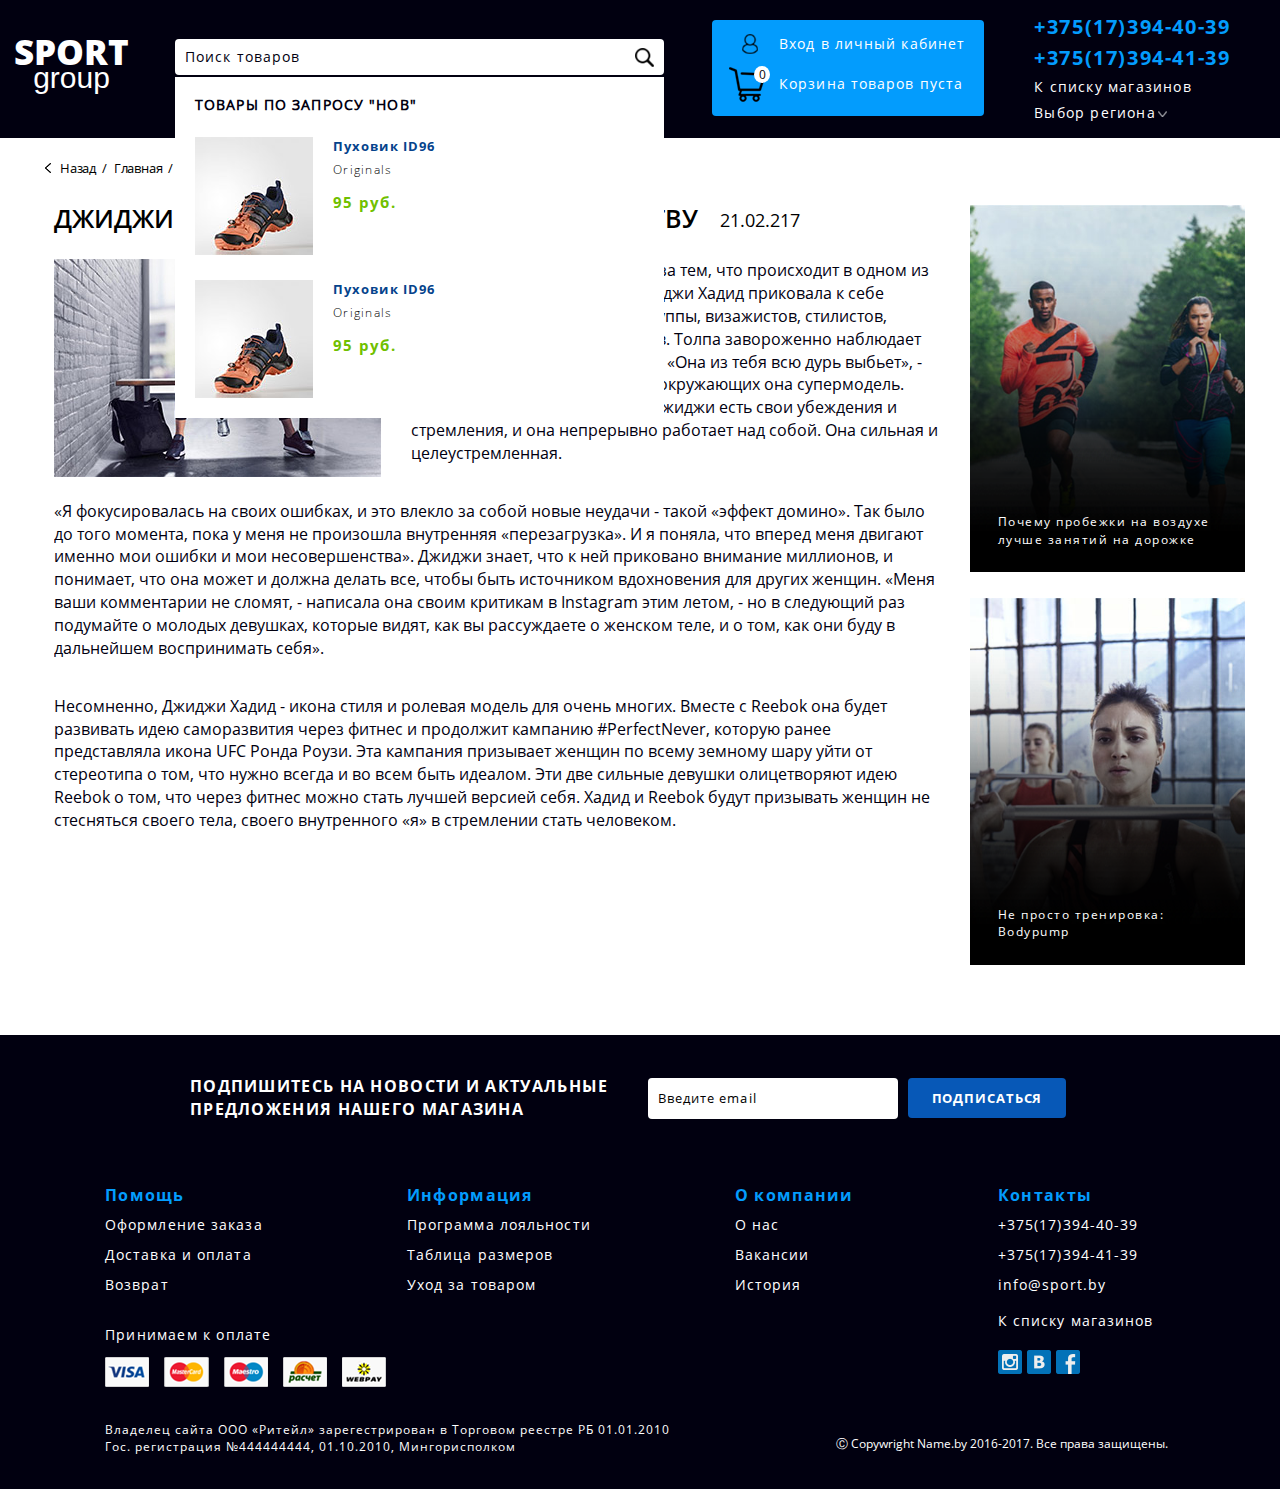
<file: news.html>
<!DOCTYPE html>
<html lang="ru">
    <head>
        <meta charset = "UTF-8">

        <meta http-equiv="X-UA-Compatible" content="IE=edge">
        <meta name="viewport" content="width=device-width, initial-scale=1.0">

        <link rel="stylesheet" href="css/bootstrap-select.css">
        <link rel="stylesheet" href="css/bootstrap.min.css">
        <link rel="stylesheet" href="assets/owlcarousel/assets/owl.carousel.min.css">
        <link rel="stylesheet" href="assets/owlcarousel/assets/owl.theme.default.min.css">
        <link rel="stylesheet" href="css/style.css">
        <link rel="stylesheet" href="css/mobile.css">
        <title>ADIDAS</title>
    </head>
    <body class="home_page">

        <!--Шапка сайта-->
        <section class="header">
            <div class="container">
                <div class="row">
                    <header>
                        <div class="header_container">
                            <div class="logo text-center">
                                <a href="/">
                                    <span class="logo_big">SPORT</span>
                                    <span class="logo_small">group</span>
                                </a>
                            </div>
                            <div class="block_navigation">
                                <a href="#menu" id="toggle" class=""><div class="toggle_menu"><span></span></div></a>
                                <a href="javascript:void(0)" class="search_show"></a>
                                <div class="block_search">
                                    <form action="/">
                                        <input type="text" name="search" value="" placeholder="Поиск товаров" class="search_label">
                                        <input type="submit" name="image" class="search_bth" value="">
                                    </form>
                                    <!--живой поиск-->
                                    <div class="smart_search">
                                        <h5>Товары по запросу "НОВ"</h5>
                                        <div class="smart_search_item">
                                            <div class="product_image">
                                                <a href="/"><img src="images/pr3_small.jpg"></a>
                                            </div>
                                            <div class="product_info">
                                                <div class="product_name">Пуховик ID96</div>
                                                <div class="product_type">Originals</div>
                                                <div class="product_price">
                                                    <span class="price">95 руб.</span>
                                                </div>
                                            </div>
                                        </div> 
                                        <div class="smart_search_item">
                                            <div class="product_image">
                                                <a href="/"><img src="images/pr3_small.jpg"></a>
                                            </div>
                                            <div class="product_info">
                                                <div class="product_name">Пуховик ID96</div>
                                                <div class="product_type">Originals</div>
                                                <div class="product_price">
                                                    <span class="price">95 руб.</span>
                                                </div>
                                            </div>
                                        </div> 
                                    </div>
                                    <!--конец живой поиск-->
                                </div>
                                <div class="block_menu">
                                    <div class="menu_pd">
                                        <div class="menu">
                                            <ul class="menu_list">
                                                <li>
                                                    <div class="dropdown item_block">
                                                        <button class="list_drop menu_item" type="button">Мужчины<span class="caret"></span></button>
                                                        <div class="main_drop dropdown-menu">
                                                            <div class="container drop_bg">
                                                                <div class="child_drop">
                                                                    <button class="child_btn" type="button">Обувь<span class="caret"></span></button>
                                                                    <ul class="child_menu">
                                                                        <li><a href="/">Ботинки</a></li>
                                                                        <li><a href="/">Кросовки</a></li>
                                                                        <li><a href="/">Высокие кроссовки</a></li>
                                                                        <li><a href="/">Кеды</a></li>
                                                                        <li><a href="/">Футбольные бутсы</a></li>
                                                                        <li><a href="/">Сланцы и сандалии</a></li>
                                                                        <li><a href="/">Зимняя обувь </a></li>
                                                                        <li><a href="/">Ботинки для сноуборда </a></li>
                                                                    </ul>
                                                                </div>
                                                                <div class="child_drop">
                                                                    <button class="child_btn" type="button">Одежда<span class="caret"></span></button>
                                                                    <ul class="child_menu">
                                                                        <li><a href="/">Куртки</a></li>
                                                                        <li><a href="/">Пуховики</a></li>
                                                                        <li><a href="/">Ветровки</a></li>
                                                                        <li><a href="/">Толстовки</a></li>
                                                                        <li><a href="/">Футболки и майки</a></li>
                                                                        <li><a href="/">Поло</a></li>
                                                                        <li><a href="/">Брюки</a></li>
                                                                        <li><a href="/">Шорты</a></li>
                                                                        <li><a href="/">Компрессионная одежда</a></li>
                                                                    </ul>
                                                                </div>
                                                                <div class="child_drop">
                                                                    <button class="child_btn" type="button">Аксессуары<span class="caret"></span></button>
                                                                    <ul class="child_menu">
                                                                        <li><a href="/">Сумки и рюкзаки</a></li>
                                                                        <li><a href="/">Шапки</a></li>
                                                                        <li><a href="/">Перчатки</a></li>
                                                                        <li><a href="/">Шарфы</a></li>
                                                                        <li><a href="/">Носки</a></li>
                                                                        <li><a href="/">Аксессуары для тренировок</a></li>
                                                                        <li><a href="/">Часы </a></li>
                                                                        <li><a href="/">Кепки</a></li>
                                                                    </ul>
                                                                </div>
                                                                <div class="child_drop">
                                                                    <button class="child_btn" type="button">Виды спорта<span class="caret"></span></button>
                                                                    <ul class="child_menu">
                                                                        <li><a href="/">Футбол</a></li>
                                                                        <li><a href="/">Бег</a></li>
                                                                        <li><a href="/">Фитнес</a></li>
                                                                        <li><a href="/">Outdoor</a></li>
                                                                        <li><a href="/">Баскетбол</a></li>
                                                                        <li><a href="/">Волейбол</a></li>
                                                                        <li><a href="/">Теннис</a></li>
                                                                        <li><a href="/">Тяжелая атлетика</a></li>
                                                                        <li><a href="/">Легкая атлетика</a></li>
                                                                        <li><a href="/">Плавание</a></li>
                                                                    </ul>
                                                                </div>
                                                                <div class="child_drop">
                                                                    <button class="child_btn" type="button">Актуальный товар<span class="caret"></span></button>
                                                                    <ul class="child_menu">
                                                                        <li><a href="/"><img src="images/actual_men.jpg"></a></li>
                                                                        <li><a href="/">Брюки<br>Climalite workout</a></li>
                                                                    </ul>
                                                                </div>
                                                            </div>
                                                        </div>
                                                    </div>
                                                </li>
                                                <li>
                                                    <div class="dropdown item_block">
                                                        <button class="list_drop menu_item" type="button">Женщины<span class="caret"></span></button>
                                                        <div class="main_drop dropdown-menu">
                                                            <div class="container drop_bg">
                                                                <div class="child_drop">
                                                                    <button class="child_btn" type="button">Обувь<span class="caret"></span></button>
                                                                    <ul class="child_menu">
                                                                        <li><a href="/">Ботинки</a></li>
                                                                        <li><a href="/">Кросовки</a></li>
                                                                        <li><a href="/">Высокие кроссовки</a></li>
                                                                        <li><a href="/">Кеды</a></li>
                                                                        <li><a href="/">Сланцы и сандалии</a></li>
                                                                        <li><a href="/">Зимняя обувь </a></li>
                                                                    </ul>
                                                                </div>
                                                                <div class="child_drop">
                                                                    <button class="child_btn" type="button">Одежда<span class="caret"></span></button>
                                                                    <ul class="child_menu">
                                                                        <li><a href="/">Куртки</a></li>
                                                                        <li><a href="/">Жилетки</a></li>
                                                                        <li><a href="/">Толстовки</a></li>
                                                                        <li><a href="/">Футболки и майки</a></li>
                                                                        <li><a href="/">Спортивные бра-топы</a></li>
                                                                        <li><a href="/">Брюки</a></li>
                                                                        <li><a href="/">Леггинсы</a></li>
                                                                        <li><a href="/">Спортивные костюмы</a></li>
                                                                        <li><a href="/">Зимняя одежда</a></li>
                                                                        <li><a href="/">Компрессионная одежда</a></li>
                                                                    </ul>
                                                                </div>
                                                                <div class="child_drop">
                                                                    <button class="child_btn" type="button">Аксессуары<span class="caret"></span></button>
                                                                    <ul class="child_menu">
                                                                        <li><a href="/">Сумки и рюкзаки</a></li>
                                                                        <li><a href="/">Шапки</a></li>
                                                                        <li><a href="/">Перчатки</a></li>
                                                                        <li><a href="/">Шарфы</a></li>
                                                                        <li><a href="/">Носки</a></li>
                                                                        <li><a href="/">Аксессуары для тренировок</a></li>
                                                                        <li><a href="/">Часы </a></li>
                                                                    </ul>
                                                                </div>
                                                                <div class="child_drop">
                                                                    <button class="child_btn" type="button">Виды спорта<span class="caret"></span></button>
                                                                    <ul class="child_menu">
                                                                        <li><a href="/">Фитнес</a></li>
                                                                        <li><a href="/">Бег</a></li>
                                                                        <li><a href="/">Теннис</a></li>
                                                                        <li><a href="/">Outdoor</a></li>
                                                                        <li><a href="/">Йога</a></li>
                                                                        <li><a href="/">Плавание</a></li>
                                                                        <li><a href="/">Волейбол</a></li>
                                                                        <li><a href="/">Футбол</a></li>
                                                                        <li><a href="/">Легкая атлетика</a></li>
                                                                        <li><a href="/">Тяжелая атлетика</a></li>
                                                                    </ul>
                                                                </div>
                                                                <div class="child_drop">
                                                                    <button class="child_btn" type="button">Актуальный товар<span class="caret"></span></button>
                                                                    <ul class="child_menu">
                                                                        <li><a href="/"><img src="images/actual_women.jpg"></a></li>
                                                                        <li><a href="/">Джемпер Sequencials<br>Wraparound</a></li>
                                                                    </ul>
                                                                </div>
                                                            </div>
                                                        </div>
                                                    </div>
                                                </li>
                                                <li>
                                                    <div class="dropdown item_block sports_menu">
                                                        <button class="list_drop menu_item" type="button">Дети<span class="caret"></span></button>
                                                        <div class="main_drop dropdown-menu">
                                                            <div class="container drop_bg">
                                                                <div class="child_drop">
                                                                    <button class="child_btn" type="button">Мальчики<span class="caret"></span></button>
                                                                    <ul class="child_menu">
                                                                        <li><a href="/">Обувь</a></li>
                                                                        <li><a href="/">Одежда</a></li>
                                                                        <li><a href="/">Аксессуары</a></li>
                                                                    </ul>
                                                                </div>
                                                                <div class="child_drop">
                                                                    <button class="child_btn" type="button">Девочки<span class="caret"></span></button>
                                                                    <ul class="child_menu">
                                                                        <li><a href="/">Обувь</a></li>
                                                                        <li><a href="/">Одежда</a></li>
                                                                        <li><a href="/">Аксессуары</a></li>
                                                                    </ul>
                                                                </div>
                                                                <div class="child_drop">
                                                                    <button class="child_btn" type="button">Малыши<span class="caret"></span></button>
                                                                    <ul class="child_menu">
                                                                        <li><a href="/">Обувь</a></li>
                                                                        <li><a href="/">Одежда</a></li>
                                                                        <li><a href="/">Аксессуары</a></li>
                                                                    </ul>
                                                                </div>
                                                                <div class="child_drop">
                                                                    <button class="child_btn" type="button">Виды спорта<span class="caret"></span></button>
                                                                    <ul class="child_menu">
                                                                        <li><a href="/">Физкультура</a></li>
                                                                        <li><a href="/">Футбол</a></li>
                                                                        <li><a href="/">Плавание</a></li>
                                                                        <li><a href="/">Outdoor</a></li>
                                                                        <li><a href="/">Бег</a></li>
                                                                        <li><a href="/">Теннис</a></li>
                                                                    </ul>
                                                                </div>
                                                            </div>
                                                        </div>
                                                    </div>
                                                </li>
                                                <li>
                                                    <div class="dropdown item_block sports_menu">
                                                        <button class="list_drop menu_item" type="button">Виды спорта<span class="caret"></span></button>
                                                        <div class="main_drop dropdown-menu">
                                                            <div class="container drop_bg">
                                                                <div class="child_drop">
                                                                    <button class="child_btn" type="button">Футбол<span class="caret"></span></button>
                                                                    <ul class="child_menu">
                                                                        <li><a href="/">Обувь</a></li>
                                                                        <li><a href="/">Одежда</a></li>
                                                                        <li><a href="/">Аксессуары</a></li>
                                                                    </ul>
                                                                </div>
                                                                <div class="child_drop">
                                                                    <button class="child_btn" type="button">Бег<span class="caret"></span></button>
                                                                    <ul class="child_menu">
                                                                        <li><a href="/">Обувь</a></li>
                                                                        <li><a href="/">Одежда</a></li>
                                                                        <li><a href="/">Аксессуары</a></li>
                                                                    </ul>
                                                                </div>
                                                                <div class="child_drop">
                                                                    <button class="child_btn" type="button">Тренинг<span class="caret"></span></button>
                                                                    <ul class="child_menu">
                                                                        <li><a href="/">Обувь</a></li>
                                                                        <li><a href="/">Одежда</a></li>
                                                                        <li><a href="/">Аксессуары</a></li>
                                                                    </ul>
                                                                </div>
                                                                <div class="child_drop">
                                                                    <button class="child_btn" type="button">Outdoor<span class="caret"></span></button>
                                                                    <ul class="child_menu">
                                                                        <li><a href="/">Обувь</a></li>
                                                                        <li><a href="/">Одежда</a></li>
                                                                        <li><a href="/">Аксессуары</a></li>
                                                                    </ul>
                                                                </div>
                                                                <div class="child_drop">
                                                                    <button class="child_btn" type="button">Сноубординг<span class="caret"></span></button>
                                                                    <ul class="child_menu">
                                                                        <li><a href="/">Обувь</a></li>
                                                                        <li><a href="/">Одежда</a></li>
                                                                        <li><a href="/">Аксессуары</a></li>
                                                                    </ul>
                                                                </div>
                                                                <div class="child_drop">
                                                                    <button class="child_btn" type="button">Другое<span class="caret"></span></button>
                                                                    <ul class="child_menu">
                                                                        <li><a href="/">Беговые лыжи</a></li>
                                                                        <li><a href="/">Скейтбординг</a></li>
                                                                        <li><a href="/">Йога</a></li>
                                                                        <li><a href="/">Баскетбол</a></li>
                                                                        <li><a href="/">Плавание</a></li>
                                                                        <li><a href="/">Теннис</a></li>
                                                                        <li><a href="/">Волейбол</a></li>
                                                                        <li><a href="/">Тяжелая атлетика</a></li>
                                                                        <li><a href="/">Легкая атлетика</a></li>
                                                                        <li><a href="/">Регби</a></li>
                                                                        <li><a href="/">Велоспорт</a></li>
                                                                    </ul>
                                                                </div>
                                                            </div>
                                                        </div>
                                                    </div>
                                                </li>
                                                <li class="last_item">
                                                    <div class="dropdown item_block sports_menu">
                                                        <button class="list_drop menu_item" type="button">бренды<span class="caret"></span></button>
                                                        <div class="main_drop dropdown-menu">
                                                            <div class="container drop_bg">
                                                                <div class="child_drop">
                                                                    <button class="child_btn" type="button">Adidas<span class="caret"></span></button>
                                                                    <ul class="child_menu">
                                                                        <li><a href="/">Мужская одежда</a></li>
                                                                        <li><a href="/">Женская одежда</a></li>
                                                                        <li><a href="/">Детская одежда</a></li>
                                                                        <li><a href="/">Обувь</a></li>
                                                                        <li><a href="/">Аксессуары</a></li>
                                                                    </ul>
                                                                </div>
                                                                <div class="child_drop">
                                                                    <button class="child_btn" type="button">Reebok<span class="caret"></span></button>
                                                                    <ul class="child_menu">
                                                                        <li><a href="/">Мужская одежда</a></li>
                                                                        <li><a href="/">Женская одежда</a></li>
                                                                        <li><a href="/">Детская одежда</a></li>
                                                                        <li><a href="/">Обувь</a></li>
                                                                        <li><a href="/">Аксессуары</a></li>
                                                                    </ul>
                                                                </div>
                                                                <div class="child_drop">
                                                                    <button class="child_btn" type="button">Nike<span class="caret"></span></button>
                                                                    <ul class="child_menu">
                                                                        <li><a href="/">Мужская одежда</a></li>
                                                                        <li><a href="/">Женская одежда</a></li>
                                                                        <li><a href="/">Детская одежда</a></li>
                                                                        <li><a href="/">Обувь</a></li>
                                                                        <li><a href="/">Аксессуары</a></li>
                                                                    </ul>
                                                                </div>
                                                            </div>
                                                        </div>
                                                    </div>
                                                </li>
                                            </ul>
                                            <div class="menu_user">
                                                <img src="images/icon_user.png">
                                                <span>Личный кабинет</span>
                                            </div>
                                        </div>
                                    </div>
                                </div>
                            </div>
                            <div class="block_user">
                                <div class="block_account">
                                    <a href="/">Вход в личный кабинет</a>
                                </div>
                                <div class="block_cart"><!--добавить класс для пустой корзины "block_cart_no"-->
                                    <a href="/">Корзина товаров пуста</a>
                                    <span class="count_cart">0</span>
                                </div>
                            </div>
                            <div class="block_information">
                                <div class="phone">+375(17)394-40-39</div>
                                <div class="phone">+375(17)394-41-39</div>
                                <div class="list_info">
                                    <div class="list_shop"><a href="/">К списку магазинов</div></a>
                                    <div class="list_shop sity">
                                        <div class="dropdown">
                                            <button class="list_drop list_city" type="button" data-toggle="dropdown">Выбор региона<span class="caret"></span></button>
                                            <ul class="dropdown-menu">
                                                <li><a href="/">Минск и Минская область</a></li>
                                                <li><a href="/">Брест или Брестская область </a></li>
                                                <li><a href="/">Витебск или Витебская область</a></li>
                                                <li><a href="/">Гомель или Гомельская область</a></li>
                                                <li><a href="/">Гродно или Гродненская область</a></li>
                                                <li><a href="/">Могилев или Могилевская область</a></li>
                                            </ul>
                                        </div>
                                    </div>
                                </div>
                            </div>
                            <div class="clear"></div>
                        </div>
                    </header>
                </div>
            </div>
        </section>

        <!--Слайдер. Класс ".page" оставлять на всех страница даже если слайдера нет, в нем отступ сверху на мобильно версии-->
        <section class="page"></section>

        <!--страница новости-->
        <section class="content page_news">
            <div class="container">
                <div class="row">
                    <div class="content_bg">
                        <div class="breadcrumbs">
                            <ul>
                                <li class="back"><a href="/">Назад</a></li>
                                <li class="last_br"><a href="/"><span>/</span>Главная</a></li>
                                <li class="last_br"><a href="/"><span>/</span>Новость</a></li>
                            </ul>
                        </div>
                        <div class="container">
                            <div class="row">
                                <div class="col-md-9">
                                    <div class="page_name">
                                        <h1>Джиджи Хадид бросает вызов совершенству<span>21.02.217</span></h1>
                                    </div>					
                                    <div class="content_wrap">
                                        <img class="page_news_img" src="images/foto_news.jpg" alt="alt">
                                        <p>Больше 30 человек наблюдают за тем, что происходит в одном из спортзалов Нью-Йорка, где Джиджи Хадид приковала к себе внимание целой съемочной группы, визажистов, стилистов, агентов, тренеров и охранников. Толпа завороженно наблюдает за тем, как она боксирует в тени «Она из тебя всю дурь выбьет», - шепчет один из стилистов. Для окружающих она супермодель. Милое личико. Картинка. 
                                            Но у Джиджи есть свои убеждения и стремления, и она непрерывно 
                                            работает над собой. Она сильная и целеустремленная.</p>
                                        <p>«Я фокусировалась на своих ошибках, и это влекло за собой новые неудачи - такой «эффект домино». Так было до того момента, пока у меня не произошла внутренняя  «перезагрузка». И я поняла, что вперед меня двигают именно мои ошибки и мои несовершенства».
                                            Джиджи знает, что к ней приковано внимание миллионов, и понимает, что она может и должна делать все, чтобы быть источником вдохновения для других женщин. «Меня ваши комментарии не сломят, - написала она своим критикам в Instagram этим летом, - но в следующий раз подумайте о молодых девушках, которые видят, как  вы рассуждаете о женском теле, и о том, как они буду в дальнейшем воспринимать себя».</p>
                                        <p>Несомненно, Джиджи Хадид - икона стиля и ролевая модель для очень многих. Вместе с Reebok она будет развивать идею саморазвития через фитнес и продолжит кампанию #PerfectNever, которую ранее представляла икона UFC Ронда Роузи. Эта кампания призывает женщин по всему земному шару уйти от стереотипа о том, что нужно всегда и во всем быть идеалом. Эти две сильные девушки олицетворяют идею Reebok о том, что через фитнес можно стать лучшей версией себя. Хадид и Reebok будут призывать женщин не стесняться своего тела, своего внутренного «я» в стремлении стать человеком.</p>

                                    </div>
                                </div>
                                <div class="col-md-3">
                                    <div class="news_item">
                                        <a href="/">
                                            <img src="images/news2.jpg">
                                            <div class="news_gradient">
                                                <div class="news_text">
                                                    Почему пробежки на воздухе<br>лучше занятий на дорожке
                                                </div>
                                            </div>
                                        </a>
                                    </div>
                                    <div class="news_item">
                                        <a href="/">
                                            <img src="images/news3.jpg">
                                            <div class="news_gradient">
                                                <div class="news_text">
                                                    Не просто тренировка:<br>Bodypump
                                                </div>
                                            </div>
                                        </a>
                                    </div>
                                </div>
                            </div>
                        </div>
                    </div>
                </div>
            </div>
        </section>	
        <!--конец страница новости-->

        <!--Футер-->
        <section class="footer_block">
            <div class="container">
                <div class="row">
                    <footer>
                        <div class="footer_container">
                            <div class="footer_top">
                                <div class="mailing_text">
                                    Подпишитесь на новости и актуальные <br>предложения нашего магазина
                                </div>
                                <div class="footer_mailing">
                                    <form action="#">
                                        <input type="email" name="email" class="mailing" placeholder="Введите email">
                                        <input type="submit" value="Подписаться" class="mailing_btn">
                                    </form>
                                </div>
                            </div>
                            <div class="footer_bottom">
                                <div class="footer_menu fot_menu1">
                                    <ul>
                                        <li class="top_list">Помощь</li>
                                        <li><a href="/">Оформление заказа</a></li>
                                        <li><a href="/">Доставка и оплата</a></li>
                                        <li><a href="/">Возврат</a></li>
                                        <li class="pr_dn"><a href="/">Программа лояльности</a></li>
                                    </ul>
                                </div>
                                <div class="footer_menu fot_menu2">
                                    <ul>
                                        <li class="top_list">Информация</li>
                                        <li><a href="/">Программа лояльности</a></li>
                                        <li><a href="/">Таблица размеров</a></li>
                                        <li><a href="/">Уход за товаром</a></li>
                                    </ul>
                                </div>
                                <div class="footer_menu fot_menu3">
                                    <ul>
                                        <li class="top_list">О компании</li>
                                        <li><a href="/">О нас</a></li>
                                        <li><a href="/">Вакансии</a></li>
                                        <li><a href="/">История</a></li>
                                    </ul>
                                </div>
                                <div class="footer_menu fot_menu4">
                                    <ul>
                                        <li class="top_list">Контакты</li>
                                        <li>+375(17)394-40-39</li>
                                        <li>+375(17)394-41-39</li>
                                        <li><a href="mailto:info@sport.by">info@sport.by</a></li>
                                        <li class="list_magaz"><a href="/">К списку магазинов</a></li>
                                        <li class="social_block">
                                            <a href="/"><img src="images/soc_inst.png"></a>
                                            <a href="/"><img src="images/soc_vk.png"></a>
                                            <a href="/"><img src="images/soc_facebook.png"></a>
                                        </li>
                                    </ul>
                                </div>
                            </div>
                            <div class="footer_pay">
                                <p>Принимаем к оплате</p>
                                <div class="pay">
                                    <a href="/"><img src="images/icon_visa.png"></a>
                                    <a href="/"><img src="images/icon_master.png"></a>
                                    <a href="/"><img src="images/icon_maestro.png"></a>
                                    <a href="/"><img src="images/icon_erip.png"></a>
                                    <a href="/"><img src="images/icon_webpay.png"></a>
                                </div>
                            </div>
                            <div class="footer_info_block">
                                <div class="footer_info">
                                    Владелец сайта ООО «Ритейл» зарегестрирован в Торговом реестре РБ 01.01.2010
                                    <br>
                                    Гос. регистрация №444444444, 01.10.2010, Мингорисполком
                                </div>
                                <div class="footer_copyright">
                                    Ⓒ Copywright Name.by 2016-2017.  Все права защищены.
                                </div>
                            </div>
                            <div class="region">
                                <div class="list_shop sity">
                                    <div class="dropdown">
                                        <button class="list_drop list_city" type="button" data-toggle="dropdown">Выбор региона<span class="caret"></span></button>
                                        <ul class="dropdown-menu">
                                            <li><a href="/">Минск и Минская область</a></li>
                                            <li><a href="/">Брест или Брестская область</a></li>
                                            <li><a href="/">Витебск или Витебская область</a></li>
                                            <li><a href="/">Гомель или Гомельская область</a></li>
                                            <li><a href="/">Гродно или Гродненская область</a></li>
                                            <li><a href="/">Могилев или Могилевская область</a></li>
                                        </ul>
                                    </div>
                                </div>
                            </div>
                        </div>
                    </footer>
                </div>
            </div>
        </section>

        <!--Наверх-->
        <a href="javascript:void(0)" class="backtotop">
            <img src="images/to_top.png">
            <span>НАВЕРХ</span>
        </a>

        <div class="popup_wrap">
            <div class="popup_block">
                <div class="popup_body">
                    <div class="poput_text">Товар добавлен в избранное</div>
                    <div class="poput_btn"><a href="javascrip:void(0)" class="continue">продолжить покупки</a></div>
                </div>
            </div>
        </div>

        <script src="js/jquery-1.11.2.min.js"></script>
        <script src="js/jquery-ui/jquery-ui.js"></script>
        <script src="js/bootstrap.js"></script>
        <script src="js/bootstrap-select.js"></script>

        <script src="assets/owlcarousel/owl.carousel.js"></script>
        <script src="js/main.js"></script>
    </body>
</html>
</file>
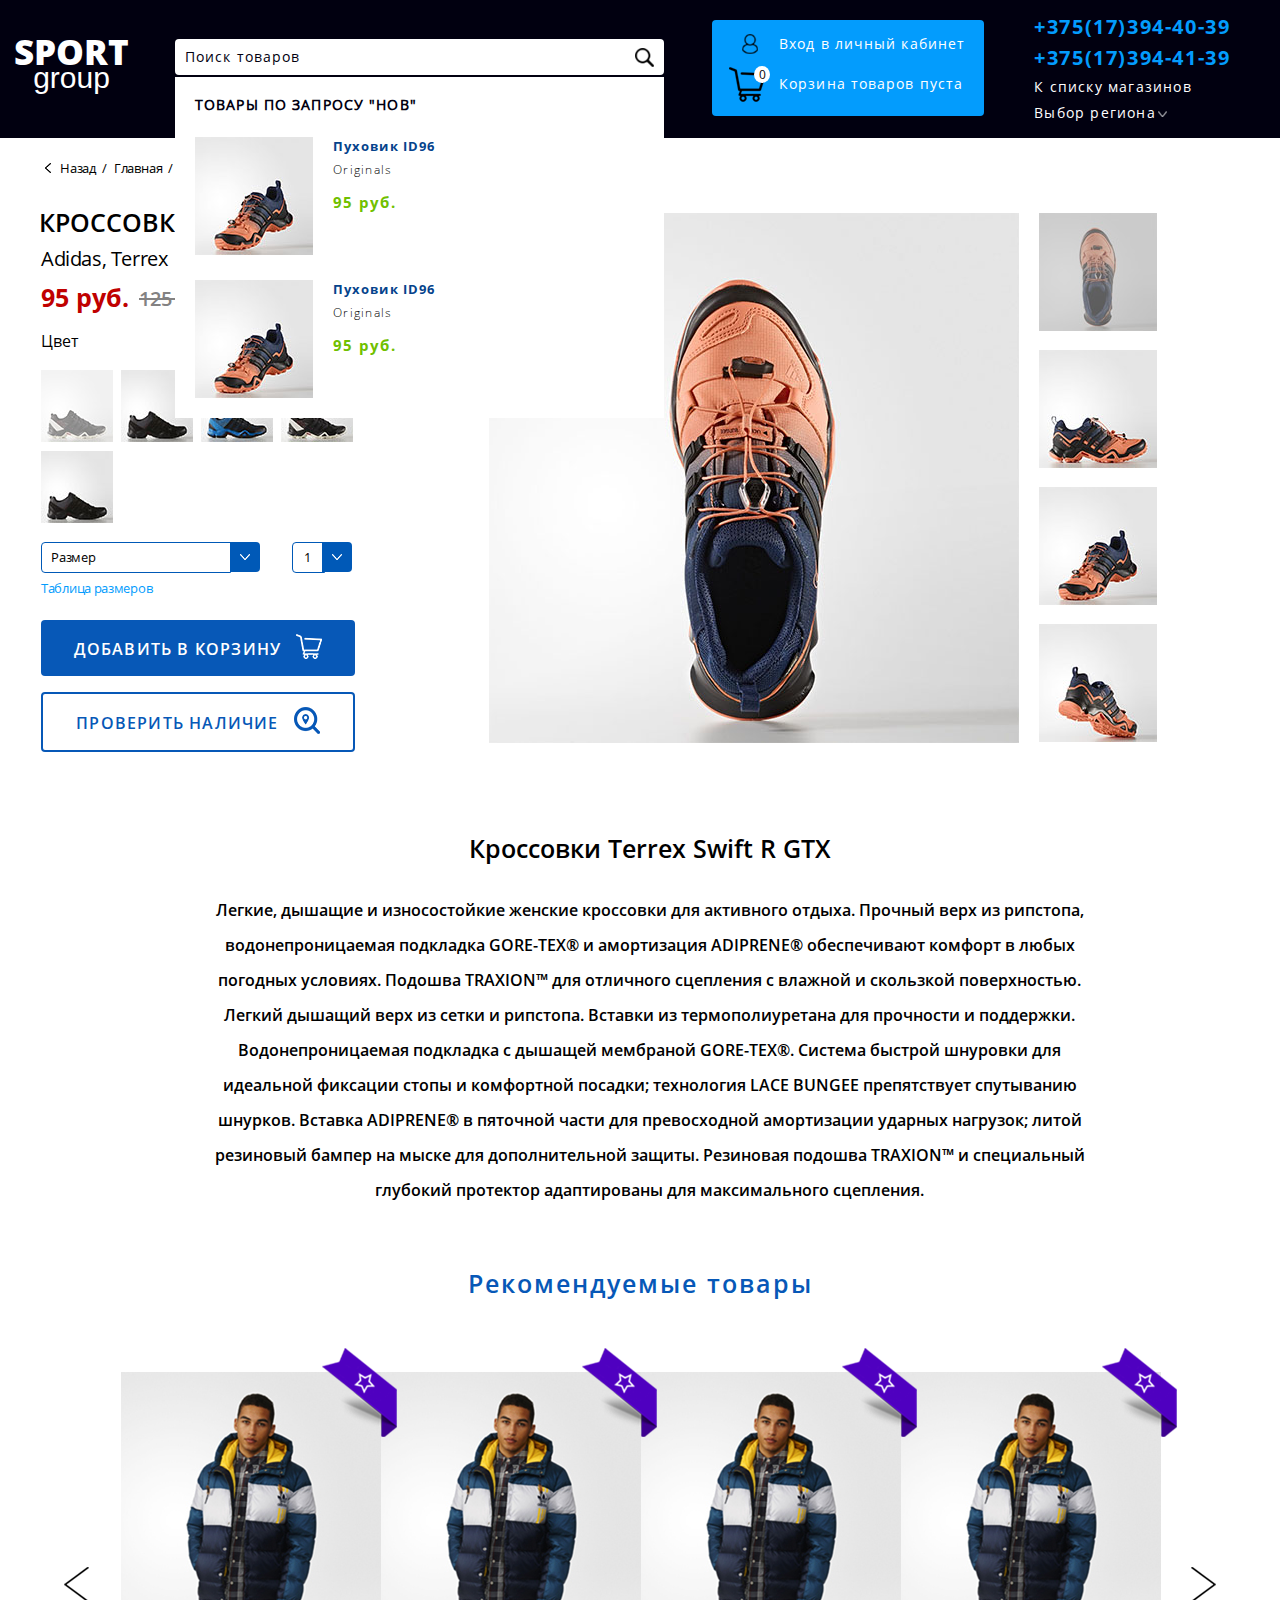
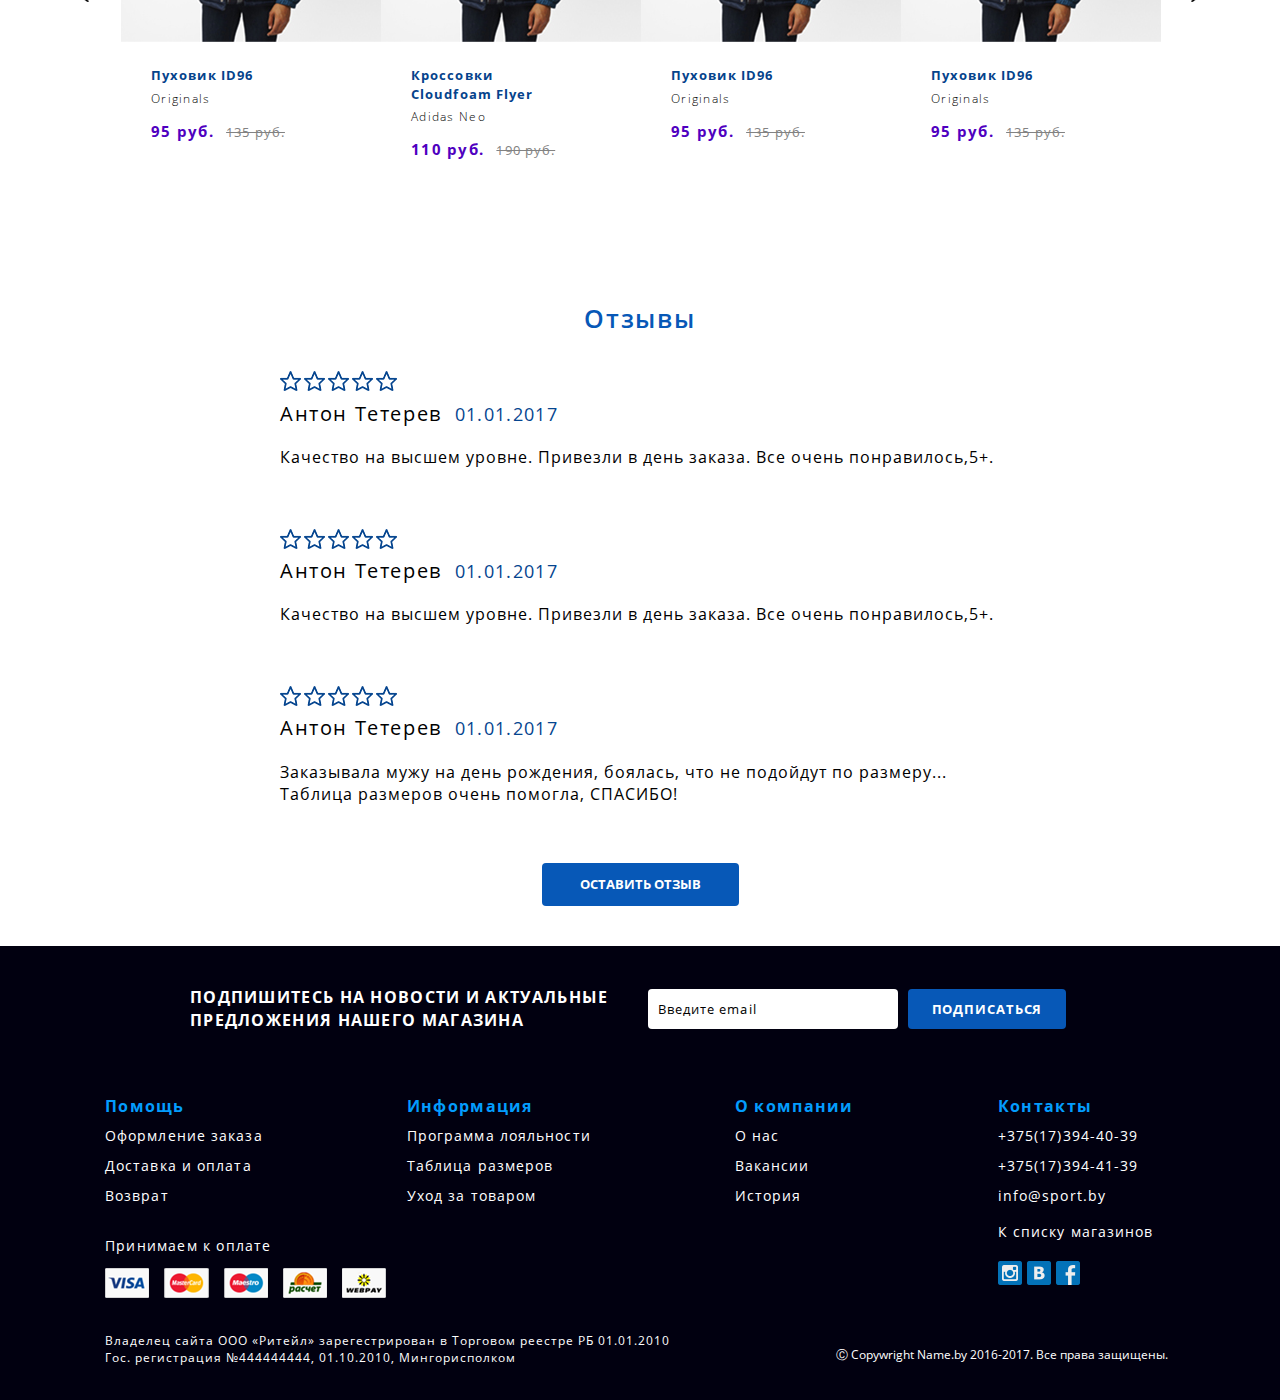
<file: product.html>
<!DOCTYPE html>
<html lang="ru">
    <head>
        <meta charset = "UTF-8">

        <meta http-equiv="X-UA-Compatible" content="IE=edge">
        <meta name="viewport" content="width=device-width, initial-scale=1.0">

        <link rel="stylesheet" href="css/bootstrap-select.css">
        <link rel="stylesheet" href="css/bootstrap.min.css">
        <link rel="stylesheet" href="assets/owlcarousel/assets/owl.carousel.min.css">
        <link rel="stylesheet" href="assets/owlcarousel/assets/owl.theme.default.min.css">
        <link rel="stylesheet" href="css/style.css">
        <link rel="stylesheet" href="css/mobile.css">
        <title>ADIDAS</title>

        <script src="js/jquery-1.11.2.min.js"></script>
        <script src="js/jquery-ui/jquery-ui.js"></script>
        <script src="js/bootstrap.js"></script>
        <script src="js/bootstrap-select.js"></script>
        <script src="js/elevatezoom-master/jquery.elevatezoom.js"></script>
        <script src="assets/owlcarousel/owl.carousel.js"></script>

        <script type="text/javascript" src="js/fancybox2/source/jquery.fancybox.js?v=2.1.5"></script>
        <link rel="stylesheet" type="text/css" href="js/fancybox2/source/jquery.fancybox.css?v=2.1.5" media="screen" />
        <link rel="stylesheet" type="text/css" href="js/fancybox2/source/helpers/jquery.fancybox-buttons.css?v=1.0.5" />
        <script type="text/javascript" src="js/fancybox2/source/helpers/jquery.fancybox-buttons.js?v=1.0.5"></script>
        <link rel="stylesheet" type="text/css" href="js/fancybox2/source/helpers/jquery.fancybox-thumbs.css?v=1.0.7" />
        <script type="text/javascript" src="js/fancybox2/source/helpers/jquery.fancybox-thumbs.js?v=1.0.7"></script>
        <script type="text/javascript" src="js/fancybox2/source/helpers/jquery.fancybox-media.js?v=1.0.6"></script>

        <script src="js/main.js"></script>

    </head>
    <body class="home_page">

        <!--Шапка сайта-->
        <section class="header">
            <div class="container">
                <div class="row">
                    <header>
                        <div class="header_container">
                            <div class="logo text-center">
                                <a href="/">
                                    <span class="logo_big">SPORT</span>
                                    <span class="logo_small">group</span>
                                </a>
                            </div>
                            <div class="block_navigation">
                                <a href="#menu" id="toggle" class=""><div class="toggle_menu"><span></span></div></a>
                                <a href="javascript:void(0)" class="search_show"></a>
                                <div class="block_search">
                                    <form action="/">
                                        <input type="text" name="search" value="" placeholder="Поиск товаров" class="search_label">
                                        <input type="submit" name="image" class="search_bth" value="">
                                    </form>
                                    <!--живой поиск-->
                                    <div class="smart_search">
                                        <h5>Товары по запросу "НОВ"</h5>
                                        <div class="smart_search_item">
                                            <div class="product_image">
                                                <a href="/"><img src="images/pr3_small.jpg"></a>
                                            </div>
                                            <div class="product_info">
                                                <div class="product_name">Пуховик ID96</div>
                                                <div class="product_type">Originals</div>
                                                <div class="product_price">
                                                    <span class="price">95 руб.</span>
                                                </div>
                                            </div>
                                        </div> 
                                        <div class="smart_search_item">
                                            <div class="product_image">
                                                <a href="/"><img src="images/pr3_small.jpg"></a>
                                            </div>
                                            <div class="product_info">
                                                <div class="product_name">Пуховик ID96</div>
                                                <div class="product_type">Originals</div>
                                                <div class="product_price">
                                                    <span class="price">95 руб.</span>
                                                </div>
                                            </div>
                                        </div> 
                                    </div>
                                    <!--конец живой поиск-->
                                </div>
                                <div class="block_menu">
                                    <div class="menu_pd">
                                        <div class="menu">
                                            <ul class="menu_list">
                                                <li>
                                                    <div class="dropdown item_block">
                                                        <button class="list_drop menu_item" type="button">Мужчины<span class="caret"></span></button>
                                                        <div class="main_drop dropdown-menu">
                                                            <div class="container drop_bg">
                                                                <div class="child_drop">
                                                                    <button class="child_btn" type="button">Обувь<span class="caret"></span></button>
                                                                    <ul class="child_menu">
                                                                        <li><a href="/">Ботинки</a></li>
                                                                        <li><a href="/">Кросовки</a></li>
                                                                        <li><a href="/">Высокие кроссовки</a></li>
                                                                        <li><a href="/">Кеды</a></li>
                                                                        <li><a href="/">Футбольные бутсы</a></li>
                                                                        <li><a href="/">Сланцы и сандалии</a></li>
                                                                        <li><a href="/">Зимняя обувь </a></li>
                                                                        <li><a href="/">Ботинки для сноуборда </a></li>
                                                                    </ul>
                                                                </div>
                                                                <div class="child_drop">
                                                                    <button class="child_btn" type="button">Одежда<span class="caret"></span></button>
                                                                    <ul class="child_menu">
                                                                        <li><a href="/">Куртки</a></li>
                                                                        <li><a href="/">Пуховики</a></li>
                                                                        <li><a href="/">Ветровки</a></li>
                                                                        <li><a href="/">Толстовки</a></li>
                                                                        <li><a href="/">Футболки и майки</a></li>
                                                                        <li><a href="/">Поло</a></li>
                                                                        <li><a href="/">Брюки</a></li>
                                                                        <li><a href="/">Шорты</a></li>
                                                                        <li><a href="/">Компрессионная одежда</a></li>
                                                                    </ul>
                                                                </div>
                                                                <div class="child_drop">
                                                                    <button class="child_btn" type="button">Аксессуары<span class="caret"></span></button>
                                                                    <ul class="child_menu">
                                                                        <li><a href="/">Сумки и рюкзаки</a></li>
                                                                        <li><a href="/">Шапки</a></li>
                                                                        <li><a href="/">Перчатки</a></li>
                                                                        <li><a href="/">Шарфы</a></li>
                                                                        <li><a href="/">Носки</a></li>
                                                                        <li><a href="/">Аксессуары для тренировок</a></li>
                                                                        <li><a href="/">Часы </a></li>
                                                                        <li><a href="/">Кепки</a></li>
                                                                    </ul>
                                                                </div>
                                                                <div class="child_drop">
                                                                    <button class="child_btn" type="button">Виды спорта<span class="caret"></span></button>
                                                                    <ul class="child_menu">
                                                                        <li><a href="/">Футбол</a></li>
                                                                        <li><a href="/">Бег</a></li>
                                                                        <li><a href="/">Фитнес</a></li>
                                                                        <li><a href="/">Outdoor</a></li>
                                                                        <li><a href="/">Баскетбол</a></li>
                                                                        <li><a href="/">Волейбол</a></li>
                                                                        <li><a href="/">Теннис</a></li>
                                                                        <li><a href="/">Тяжелая атлетика</a></li>
                                                                        <li><a href="/">Легкая атлетика</a></li>
                                                                        <li><a href="/">Плавание</a></li>
                                                                    </ul>
                                                                </div>
                                                                <div class="child_drop">
                                                                    <button class="child_btn" type="button">Актуальный товар<span class="caret"></span></button>
                                                                    <ul class="child_menu">
                                                                        <li><a href="/"><img src="images/actual_men.jpg"></a></li>
                                                                        <li><a href="/">Брюки<br>Climalite workout</a></li>
                                                                    </ul>
                                                                </div>
                                                            </div>
                                                        </div>
                                                    </div>
                                                </li>
                                                <li>
                                                    <div class="dropdown item_block">
                                                        <button class="list_drop menu_item" type="button">Женщины<span class="caret"></span></button>
                                                        <div class="main_drop dropdown-menu">
                                                            <div class="container drop_bg">
                                                                <div class="child_drop">
                                                                    <button class="child_btn" type="button">Обувь<span class="caret"></span></button>
                                                                    <ul class="child_menu">
                                                                        <li><a href="/">Ботинки</a></li>
                                                                        <li><a href="/">Кросовки</a></li>
                                                                        <li><a href="/">Высокие кроссовки</a></li>
                                                                        <li><a href="/">Кеды</a></li>
                                                                        <li><a href="/">Сланцы и сандалии</a></li>
                                                                        <li><a href="/">Зимняя обувь </a></li>
                                                                    </ul>
                                                                </div>
                                                                <div class="child_drop">
                                                                    <button class="child_btn" type="button">Одежда<span class="caret"></span></button>
                                                                    <ul class="child_menu">
                                                                        <li><a href="/">Куртки</a></li>
                                                                        <li><a href="/">Жилетки</a></li>
                                                                        <li><a href="/">Толстовки</a></li>
                                                                        <li><a href="/">Футболки и майки</a></li>
                                                                        <li><a href="/">Спортивные бра-топы</a></li>
                                                                        <li><a href="/">Брюки</a></li>
                                                                        <li><a href="/">Леггинсы</a></li>
                                                                        <li><a href="/">Спортивные костюмы</a></li>
                                                                        <li><a href="/">Зимняя одежда</a></li>
                                                                        <li><a href="/">Компрессионная одежда</a></li>
                                                                    </ul>
                                                                </div>
                                                                <div class="child_drop">
                                                                    <button class="child_btn" type="button">Аксессуары<span class="caret"></span></button>
                                                                    <ul class="child_menu">
                                                                        <li><a href="/">Сумки и рюкзаки</a></li>
                                                                        <li><a href="/">Шапки</a></li>
                                                                        <li><a href="/">Перчатки</a></li>
                                                                        <li><a href="/">Шарфы</a></li>
                                                                        <li><a href="/">Носки</a></li>
                                                                        <li><a href="/">Аксессуары для тренировок</a></li>
                                                                        <li><a href="/">Часы </a></li>
                                                                    </ul>
                                                                </div>
                                                                <div class="child_drop">
                                                                    <button class="child_btn" type="button">Виды спорта<span class="caret"></span></button>
                                                                    <ul class="child_menu">
                                                                        <li><a href="/">Фитнес</a></li>
                                                                        <li><a href="/">Бег</a></li>
                                                                        <li><a href="/">Теннис</a></li>
                                                                        <li><a href="/">Outdoor</a></li>
                                                                        <li><a href="/">Йога</a></li>
                                                                        <li><a href="/">Плавание</a></li>
                                                                        <li><a href="/">Волейбол</a></li>
                                                                        <li><a href="/">Футбол</a></li>
                                                                        <li><a href="/">Легкая атлетика</a></li>
                                                                        <li><a href="/">Тяжелая атлетика</a></li>
                                                                    </ul>
                                                                </div>
                                                                <div class="child_drop">
                                                                    <button class="child_btn" type="button">Актуальный товар<span class="caret"></span></button>
                                                                    <ul class="child_menu">
                                                                        <li><a href="/"><img src="images/actual_women.jpg"></a></li>
                                                                        <li><a href="/">Джемпер Sequencials<br>Wraparound</a></li>
                                                                    </ul>
                                                                </div>
                                                            </div>
                                                        </div>
                                                    </div>
                                                </li>
                                                <li>
                                                    <div class="dropdown item_block sports_menu">
                                                        <button class="list_drop menu_item" type="button">Дети<span class="caret"></span></button>
                                                        <div class="main_drop dropdown-menu">
                                                            <div class="container drop_bg">
                                                                <div class="child_drop">
                                                                    <button class="child_btn" type="button">Мальчики<span class="caret"></span></button>
                                                                    <ul class="child_menu">
                                                                        <li><a href="/">Обувь</a></li>
                                                                        <li><a href="/">Одежда</a></li>
                                                                        <li><a href="/">Аксессуары</a></li>
                                                                    </ul>
                                                                </div>
                                                                <div class="child_drop">
                                                                    <button class="child_btn" type="button">Девочки<span class="caret"></span></button>
                                                                    <ul class="child_menu">
                                                                        <li><a href="/">Обувь</a></li>
                                                                        <li><a href="/">Одежда</a></li>
                                                                        <li><a href="/">Аксессуары</a></li>
                                                                    </ul>
                                                                </div>
                                                                <div class="child_drop">
                                                                    <button class="child_btn" type="button">Малыши<span class="caret"></span></button>
                                                                    <ul class="child_menu">
                                                                        <li><a href="/">Обувь</a></li>
                                                                        <li><a href="/">Одежда</a></li>
                                                                        <li><a href="/">Аксессуары</a></li>
                                                                    </ul>
                                                                </div>
                                                                <div class="child_drop">
                                                                    <button class="child_btn" type="button">Виды спорта<span class="caret"></span></button>
                                                                    <ul class="child_menu">
                                                                        <li><a href="/">Физкультура</a></li>
                                                                        <li><a href="/">Футбол</a></li>
                                                                        <li><a href="/">Плавание</a></li>
                                                                        <li><a href="/">Outdoor</a></li>
                                                                        <li><a href="/">Бег</a></li>
                                                                        <li><a href="/">Теннис</a></li>
                                                                    </ul>
                                                                </div>
                                                            </div>
                                                        </div>
                                                    </div>
                                                </li>
                                                <li>
                                                    <div class="dropdown item_block sports_menu">
                                                        <button class="list_drop menu_item" type="button">Виды спорта<span class="caret"></span></button>
                                                        <div class="main_drop dropdown-menu">
                                                            <div class="container drop_bg">
                                                                <div class="child_drop">
                                                                    <button class="child_btn" type="button">Футбол<span class="caret"></span></button>
                                                                    <ul class="child_menu">
                                                                        <li><a href="/">Обувь</a></li>
                                                                        <li><a href="/">Одежда</a></li>
                                                                        <li><a href="/">Аксессуары</a></li>
                                                                    </ul>
                                                                </div>
                                                                <div class="child_drop">
                                                                    <button class="child_btn" type="button">Бег<span class="caret"></span></button>
                                                                    <ul class="child_menu">
                                                                        <li><a href="/">Обувь</a></li>
                                                                        <li><a href="/">Одежда</a></li>
                                                                        <li><a href="/">Аксессуары</a></li>
                                                                    </ul>
                                                                </div>
                                                                <div class="child_drop">
                                                                    <button class="child_btn" type="button">Тренинг<span class="caret"></span></button>
                                                                    <ul class="child_menu">
                                                                        <li><a href="/">Обувь</a></li>
                                                                        <li><a href="/">Одежда</a></li>
                                                                        <li><a href="/">Аксессуары</a></li>
                                                                    </ul>
                                                                </div>
                                                                <div class="child_drop">
                                                                    <button class="child_btn" type="button">Outdoor<span class="caret"></span></button>
                                                                    <ul class="child_menu">
                                                                        <li><a href="/">Обувь</a></li>
                                                                        <li><a href="/">Одежда</a></li>
                                                                        <li><a href="/">Аксессуары</a></li>
                                                                    </ul>
                                                                </div>
                                                                <div class="child_drop">
                                                                    <button class="child_btn" type="button">Сноубординг<span class="caret"></span></button>
                                                                    <ul class="child_menu">
                                                                        <li><a href="/">Обувь</a></li>
                                                                        <li><a href="/">Одежда</a></li>
                                                                        <li><a href="/">Аксессуары</a></li>
                                                                    </ul>
                                                                </div>
                                                                <div class="child_drop">
                                                                    <button class="child_btn" type="button">Другое<span class="caret"></span></button>
                                                                    <ul class="child_menu">
                                                                        <li><a href="/">Беговые лыжи</a></li>
                                                                        <li><a href="/">Скейтбординг</a></li>
                                                                        <li><a href="/">Йога</a></li>
                                                                        <li><a href="/">Баскетбол</a></li>
                                                                        <li><a href="/">Плавание</a></li>
                                                                        <li><a href="/">Теннис</a></li>
                                                                        <li><a href="/">Волейбол</a></li>
                                                                        <li><a href="/">Тяжелая атлетика</a></li>
                                                                        <li><a href="/">Легкая атлетика</a></li>
                                                                        <li><a href="/">Регби</a></li>
                                                                        <li><a href="/">Велоспорт</a></li>
                                                                    </ul>
                                                                </div>
                                                            </div>
                                                        </div>
                                                    </div>
                                                </li>
                                                <li class="last_item">
                                                    <div class="dropdown item_block sports_menu">
                                                        <button class="list_drop menu_item" type="button">бренды<span class="caret"></span></button>
                                                        <div class="main_drop dropdown-menu">
                                                            <div class="container drop_bg">
                                                                <div class="child_drop">
                                                                    <button class="child_btn" type="button">Adidas<span class="caret"></span></button>
                                                                    <ul class="child_menu">
                                                                        <li><a href="/">Мужская одежда</a></li>
                                                                        <li><a href="/">Женская одежда</a></li>
                                                                        <li><a href="/">Детская одежда</a></li>
                                                                        <li><a href="/">Обувь</a></li>
                                                                        <li><a href="/">Аксессуары</a></li>
                                                                    </ul>
                                                                </div>
                                                                <div class="child_drop">
                                                                    <button class="child_btn" type="button">Reebok<span class="caret"></span></button>
                                                                    <ul class="child_menu">
                                                                        <li><a href="/">Мужская одежда</a></li>
                                                                        <li><a href="/">Женская одежда</a></li>
                                                                        <li><a href="/">Детская одежда</a></li>
                                                                        <li><a href="/">Обувь</a></li>
                                                                        <li><a href="/">Аксессуары</a></li>
                                                                    </ul>
                                                                </div>
                                                                <div class="child_drop">
                                                                    <button class="child_btn" type="button">Nike<span class="caret"></span></button>
                                                                    <ul class="child_menu">
                                                                        <li><a href="/">Мужская одежда</a></li>
                                                                        <li><a href="/">Женская одежда</a></li>
                                                                        <li><a href="/">Детская одежда</a></li>
                                                                        <li><a href="/">Обувь</a></li>
                                                                        <li><a href="/">Аксессуары</a></li>
                                                                    </ul>
                                                                </div>
                                                            </div>
                                                        </div>
                                                    </div>
                                                </li>
                                            </ul>
                                            <div class="menu_user">
                                                <img src="images/icon_user.png">
                                                <span>Личный кабинет</span>
                                            </div>
                                        </div>
                                    </div>
                                </div>
                            </div>
                            <div class="block_user">
                                <div class="block_account">
                                    <a href="/">Вход в личный кабинет</a>
                                </div>
                                <div class="block_cart"><!--добавить класс для пустой корзины "block_cart_no"-->
                                    <a href="/">Корзина товаров пуста</a>
                                    <span class="count_cart">0</span>
                                </div>
                            </div>
                            <div class="block_information">
                                <div class="phone">+375(17)394-40-39</div>
                                <div class="phone">+375(17)394-41-39</div>
                                <div class="list_info">
                                    <div class="list_shop"><a href="/">К списку магазинов</div></a>
                                    <div class="list_shop sity">
                                        <div class="dropdown">
                                            <button class="list_drop list_city" type="button" data-toggle="dropdown">Выбор региона<span class="caret"></span></button>
                                            <ul class="dropdown-menu">
                                                <li><a href="/">Минск и Минская область</a></li>
                                                <li><a href="/">Брест или Брестская область </a></li>
                                                <li><a href="/">Витебск или Витебская область</a></li>
                                                <li><a href="/">Гомель или Гомельская область</a></li>
                                                <li><a href="/">Гродно или Гродненская область</a></li>
                                                <li><a href="/">Могилев или Могилевская область</a></li>
                                            </ul>
                                        </div>
                                    </div>
                                </div>
                            </div>
                            <div class="clear"></div>
                        </div>
                    </header>
                </div>
            </div>
        </section>

        <!--Слайдер. Класс ".page" оставлять на всех страница даже если слайдера нет, в нем отступ сверху на мобильно версии-->
        <section class="page"></section>


        <!--Каталог-->
        <section class="content">
            <div class="container">
                <div class="row">
                    <div class="content_bg product_bg">
                        <div class="breadcrumbs">
                            <ul>
                                <li class="back"><a href="/">Назад</a></li>
                                <li><a href="/"><span>/</span>Главная</a></li>
                                <li class="last_br"><a href="/"><span>/</span>Акции</a></li>
                            </ul>
                        </div>
                        <div class="product_block">	
                            <div>
                                <div class="product_left">
                                    <div class="prod_name">КРОССОВКИ TERREX SWIFT R GTX</div>
                                    <div class="product_param">
                                        <div class="prod_row_name">
                                            <div class="prod_type">Adidas, Terrex</div>
                                            <div class="prod_articul">Артикул 15634VG64</div>
                                            <div class="clear"></div>
                                        </div>
                                        <div class="prod_row_price">
                                            <div class="prod_price prod_price_action">95 руб.<span>125 руб.</span></div>
                                            <div class="prod_iz"><a href="/"><span>В избраннное</span><div class="pr_iz"></div></a></div>
                                            <div class="clear"></div>
                                        </div>
                                        <div class="product_image_mobile">
                                            <div class="color_mobile-1 color_mobile owl-carousel owl-theme" style="display:block;">
                                                <div class="color_mobile_item"><img src="images/pr1.jpg"></div>
                                                <div class="color_mobile_item"><img src="images/pr2.jpg"></div>
                                                <div class="color_mobile_item"><img src="images/pr3.jpg"></div>
                                            </div>
                                            <div class="color_mobile-2 color_mobile owl-carousel owl-theme">
                                                <div class="color_mobile_item"><img src="images/pr21.jpg"></div>
                                                <div class="color_mobile_item"><img src="images/pr2.jpg"></div>
                                                <div class="color_mobile_item"><img src="images/pr3.jpg"></div>
                                                <div class="color_mobile_item"><img src="images/pr3.jpg"></div>
                                            </div>
                                            <div class="color_mobile-3 color_mobile owl-carousel owl-theme">
                                                <div class="color_mobile_item"><img src="images/pr31.jpg"></div>
                                                <div class="color_mobile_item"><img src="images/pr2.jpg"></div>
                                                <div class="color_mobile_item"><img src="images/pr3.jpg"></div>
                                            </div>
                                            <div class="color_mobile-4 color_mobile owl-carousel owl-theme">
                                                <div class="color_mobile_item"><img src="images/pr21.jpg"></div>
                                                <div class="color_mobile_item"><img src="images/pr2.jpg"></div>
                                                <div class="color_mobile_item"><img src="images/pr3.jpg"></div>
                                            </div>
                                            <div class="color_mobile-5 color_mobile owl-carousel owl-theme">
                                                <div class="color_mobile_item"><img src="images/pr21.jpg"></div>
                                                <div class="color_mobile_item"><img src="images/pr2.jpg"></div>
                                                <div class="color_mobile_item"><img src="images/pr3.jpg"></div>
                                            </div>
                                        </div>
                                        <div class="prod_color_name">Цвет</div>
                                        <div class="prod_color">
                                            <a href="javascript:void(0)" class="color color_active" data="1"><img src="images/color1.jpg"></a>
                                            <a href="javascript:void(0)" class="color" data="2"><img src="images/color2.jpg"></a>
                                            <a href="javascript:void(0)" class="color" data="3"><img src="images/color3.jpg"></a>
                                            <a href="javascript:void(0)" class="color" data="4"><img src="images/color1.jpg"></a>
                                            <a href="javascript:void(0)" class="color" data="5"><img src="images/color2.jpg"></a>
                                            <div class="clear"></div>
                                        </div>
                                        <div class="prod_select">
                                            <div class="prod_sizes">
                                                <button class="prod_size" type="button">Размер<span class="caret"></span></button>
                                                <div class="prod_sizes_hid">
                                                    <div class="sizes">
                                                        <table>
                                                            <tbody><tr>
                                                                <td>
                                                                    <input type="radio" name="size" class="checkbox_s" id="check-7">
                                                                    <label for="check-7"><span>36</span></label>
                                                                </td>
                                                                <td>
                                                                    <input type="radio" name="size" class="checkbox_s" id="check-8">
                                                                    <label for="check-8"><span>36.5</span></label>
                                                                </td>
                                                                <td>
                                                                    <input type="radio" name="size"  class="checkbox_s" id="check-9">
                                                                    <label for="check-9"><span>37</span></label>
                                                                </td>
                                                                <td>
                                                                    <input type="radio" name="size" class="checkbox_s" id="check-10">
                                                                    <label for="check-10"><span>37.5</span></label>
                                                                </td>
                                                                <td>
                                                                    <input type="radio" name="size" class="checkbox_s" id="check-11">
                                                                    <label for="check-11"><span>38</span></label>
                                                                </td>
                                                                </tr>
                                                                <tr>
                                                                    <td>
                                                                        <input type="radio" name="size" class="checkbox_s" id="check-12">
                                                                        <label for="check-12"><span>38.5</span></label>
                                                                    </td>
                                                                    <td>
                                                                        <input type="radio" name="size" class="checkbox_s" id="check-13">
                                                                        <label for="check-13"><span>39</span></label>
                                                                    </td>
                                                                    <td>
                                                                        <input type="radio" name="size" class="checkbox_s" id="check-14">
                                                                        <label for="check-14"><span>39.5</span></label>
                                                                    </td>
                                                                    <td>
                                                                        <input type="radio" name="size" class="checkbox_s" id="check-15">
                                                                        <label for="check-15"><span>40</span></label>
                                                                    </td>
                                                                    <td>
                                                                        <input type="radio" name="size" class="checkbox_s" id="check-16">
                                                                        <label for="check-16"><span>40.5</span></label>
                                                                    </td>
                                                                </tr>
                                                                <tr>
                                                                    <td>
                                                                        <input type="radio" name="size" class="checkbox_s" id="check-17">
                                                                        <label for="check-17"><span>41</span></label>
                                                                    </td>
                                                                    <td>
                                                                        <input type="radio" name="size" class="checkbox_s" id="check-18">
                                                                        <label for="check-18"><span>41.5</span></label>
                                                                    </td>
                                                                    <td>
                                                                        <input type="radio" name="size" class="checkbox_s" id="check-19">
                                                                        <label for="check-19"><span>42</span></label>
                                                                    </td>
                                                                    <td>
                                                                        <input type="radio" name="size" class="checkbox_s" id="check-22">
                                                                        <label for="check-20"><span>42.5</span></label>
                                                                    </td>
                                                                    <td>
                                                                        <input type="radio" name="size" class="checkbox_s" id="check-21">
                                                                        <label for="check-21"><span>43</span></label>
                                                                    </td>
                                                                </tr>
                                                            </tbody></table>												
                                                    </div>										
                                                </div>
                                            </div>
                                            <div class="dropdown sort_select select_count">
                                                <div class="page_r">
                                                    <select class="selectpicker">
                                                        <option>1</option>
                                                        <option>2</option>
                                                        <option>3</option>
                                                    </select>
                                                </div>
                                            </div>
                                            <div class="clear"></div>
                                        </div>
                                        <div class="tab_sizes"><a href="#">Таблица размеров</a></div>
                                        <div class="button_add_cart">
                                            <a href="javascript:viod(0)" class="add_cart">
                                                <span>добавить в корзину</span>
                                                <img src="images/add_cart.png">
                                            </a>
                                            <a href="javascript:viod(0)" class="actual_prod">
                                                <span>проверить наличие</span>
                                                <img src="images/actual_icon.png">
                                            </a>
                                        </div>
                                    </div>

                                </div>
                                <div class="product_right">
                                    <div class="product_image_desktop">
                                        <script>
                                            jQuery(document).ready(function(){
                                                jQuery("#zoom-1").elevateZoom({gallery:'gallery-1', cursor: 'pointer', galleryActiveClass: 'active', imageCrossfade: false, zoomType: 'none'}); 
                                                jQuery("#zoom-1").bind("click", function(e) {  
                                                    var ez = jQuery('#zoom-1').data('elevateZoom');	
                                                    jQuery.fancybox(ez.getGalleryList());
                                                    return false;
                                                });	
                                            });									
                                        </script>
                                        <div class="color-1 color_images" style="display:block;">
                                            <div class="image_left">
                                                <img id="zoom-1" src="images/pr1.jpg" data-zoom-image="images/pr1.jpg"/>
                                            </div>
                                            <div class="image_right" id="gallery-1">
                                                <a href="#" data-image="images/pr1.jpg" data-zoom-image="images/pr1.jpg" class="active">
                                                    <img id="img_01" src="images/pr1_small.jpg" />
                                                </a>
                                                <a href="#" data-image="images/pr2.jpg" data-zoom-image="images/pr2.jpg">
                                                    <img id="img_01" src="images/pr2_small.jpg" />
                                                </a>
                                                <a href="#" data-image="images/pr3.jpg" data-zoom-image="images/pr3.jpg">
                                                    <img id="img_01" src="images/pr3_small.jpg" />
                                                </a>
                                                <a href="#" data-image="images/pr4.jpg" data-zoom-image="images/pr4.jpg">
                                                    <img id="img_01" src="images/pr4_small.jpg" />
                                                </a>
                                            </div>
                                            <div class="clear"></div>
                                        </div>
                                        <div class="color-2 color_images">
                                            <div class="image_left">
                                                <img id="zoom-2" src="images/pr21.jpg" data-zoom-image="images/pr21.jpg"/>
                                            </div>
                                            <div class="image_right" id="gallery-2">
                                                <a href="#" data-image="images/pr21.jpg" data-zoom-image="images/pr21.jpg" class="active">
                                                    <img id="img_01" src="images/pr1_small.jpg" />
                                                </a>
                                                <a href="#" data-image="images/pr2.jpg" data-zoom-image="images/pr2.jpg">
                                                    <img id="img_01" src="images/pr2_small.jpg" />
                                                </a>
                                                <a href="#" data-image="images/pr3.jpg" data-zoom-image="images/pr3.jpg">
                                                    <img id="img_01" src="images/pr3_small.jpg" />
                                                </a>
                                                <a href="#" data-image="images/pr4.jpg" data-zoom-image="images/pr4.jpg">
                                                    <img id="img_01" src="images/pr4_small.jpg" />
                                                </a>
                                            </div>
                                            <div class="clear"></div>
                                        </div>
                                        <div class="color-3 color_images">
                                            <div class="image_left">
                                                <img id="zoom-3" src="images/pr31.jpg" data-zoom-image="images/pr31.jpg"/>
                                            </div>
                                            <div class="image_right" id="gallery-3">
                                                <a href="#" data-image="images/pr31.jpg" data-zoom-image="images/pr31.jpg" class="active">
                                                    <img id="img_01" src="images/pr1_small.jpg" />
                                                </a>
                                                <a href="#" data-image="images/pr2.jpg" data-zoom-image="images/pr2.jpg">
                                                    <img id="img_01" src="images/pr2_small.jpg" />
                                                </a>
                                                <a href="#" data-image="images/pr3.jpg" data-zoom-image="images/pr3.jpg">
                                                    <img id="img_01" src="images/pr3_small.jpg" />
                                                </a>
                                                <a href="#" data-image="images/pr4.jpg" data-zoom-image="images/pr4.jpg">
                                                    <img id="img_01" src="images/pr4_small.jpg" />
                                                </a>
                                            </div>
                                            <div class="clear"></div>
                                        </div>
                                        <div class="color-4 color_images">
                                            <div class="image_left">
                                                <img id="zoom-4" src="images/pr21.jpg" data-zoom-image="images/pr21.jpg"/>
                                            </div>
                                            <div class="image_right" id="gallery-4">
                                                <a href="#" data-image="images/pr21.jpg" data-zoom-image="images/pr21.jpg" class="active">
                                                    <img id="img_01" src="images/pr1_small.jpg" />
                                                </a>
                                                <a href="#" data-image="images/pr2.jpg" data-zoom-image="images/pr2.jpg">
                                                    <img id="img_01" src="images/pr2_small.jpg" />
                                                </a>
                                                <a href="#" data-image="images/pr3.jpg" data-zoom-image="images/pr3.jpg">
                                                    <img id="img_01" src="images/pr3_small.jpg" />
                                                </a>
                                                <a href="#" data-image="images/pr4.jpg" data-zoom-image="images/pr4.jpg">
                                                    <img id="img_01" src="images/pr4_small.jpg" />
                                                </a>
                                            </div>
                                            <div class="clear"></div>
                                        </div>
                                        <div class="color-5 color_images">
                                            <div class="image_left">
                                                <img id="zoom-5" src="images/pr21.jpg" data-zoom-image="images/pr21.jpg"/>
                                            </div>
                                            <div class="image_right" id="gallery-5">
                                                <a href="#" data-image="images/pr21.jpg" data-zoom-image="images/pr21.jpg" class="active">
                                                    <img id="img_01" src="images/pr1_small.jpg" />
                                                </a>
                                                <a href="#" data-image="images/pr2.jpg" data-zoom-image="images/pr2.jpg">
                                                    <img id="img_01" src="images/pr2_small.jpg" />
                                                </a>
                                                <a href="#" data-image="images/pr3.jpg" data-zoom-image="images/pr3.jpg">
                                                    <img id="img_01" src="images/pr3_small.jpg" />
                                                </a>
                                                <a href="#" data-image="images/pr4.jpg" data-zoom-image="images/pr4.jpg">
                                                    <img id="img_01" src="images/pr4_small.jpg" />
                                                </a>
                                            </div>
                                            <div class="clear"></div>
                                        </div>
                                    </div>
                                </div>
                                <div class="clear"></div>
                            </div>
                            <div class="product_description">
                                <div class="description_name">Кроссовки Terrex Swift R GTX</div>
                                <div class="description">
                                    Легкие, дышащие и износостойкие женские кроссовки для активного отдыха. Прочный верх из рипстопа, водонепроницаемая подкладка GORE-TEX® и амортизация ADIPRENE® обеспечивают комфорт в любых погодных условиях. Подошва TRAXION™ для отличного сцепления с влажной и скользкой поверхностью. Легкий дышащий верх из сетки и рипстопа. Вставки из термополиуретана для прочности и поддержки.
                                    Водонепроницаемая подкладка с дышащей мембраной GORE-TEX®. Система быстрой шнуровки для идеальной фиксации стопы и комфортной посадки; технология LACE BUNGEE препятствует спутыванию шнурков. Вставка ADIPRENE® в пяточной части для превосходной амортизации ударных нагрузок; литой резиновый бампер на мыске для дополнительной защиты. Резиновая подошва TRAXION™ и специальный глубокий протектор адаптированы для максимального сцепления.
                                </div>
                            </div>
                        </div>
                    </div>
                </div>
            </div>
        </section>	

        <!--Популярные-->
        <section class="popular_block">
            <div class="container">
                <div class="row">
                    <div class="">
                        <div class="product_slider popular product_page_slider">
                            <div class="product_head">Рекомендуемые товары</div>
                            <div class="product_list sl_p recomend_slider">
                                <div class="product_item">
                                    <div class="sticker_popular"></div>
                                    <div class="product">
                                        <div class="product_image">
                                            <a href="/"><img src="images/product1.jpg"></a>
                                        </div>
                                        <div class="product_info">
                                            <div class="product_name">Пуховик ID96</div>
                                            <div class="product_type">Originals</div>
                                            <div class="product_price">
                                                <span class="price">95 руб.</span>
                                                <span class="price_old">135 руб.</span>
                                            </div>
                                        </div>
                                    </div>
                                </div>
                                <div class="product_item">
                                    <div class="sticker_popular"></div>
                                    <div class="product">
                                        <div class="product_image">
                                            <a href="/"><img src="images/product1.jpg"></a>
                                        </div>
                                        <div class="product_info">
                                            <div class="product_name">Кроссовки<br>Cloudfoam Flyer</div>
                                            <div class="product_type">Adidas Neo</div>
                                            <div class="product_price">
                                                <span class="price">110 руб.</span>
                                                <span class="price_old">190 руб.</span>
                                            </div>
                                        </div>
                                    </div>
                                </div>
                                <div class="product_item">
                                    <div class="sticker_popular"></div>
                                    <div class="product">
                                        <div class="product_image">
                                            <a href="/"><img src="images/product1.jpg"></a>
                                        </div>
                                        <div class="product_info">
                                            <div class="product_name">Пуховик ID96</div>
                                            <div class="product_type">Originals</div>
                                            <div class="product_price">
                                                <span class="price">95 руб.</span>
                                                <span class="price_old">135 руб.</span>
                                            </div>
                                        </div>
                                    </div>
                                </div>
                                <div class="product_item">
                                    <div class="sticker_popular"></div>
                                    <div class="product">
                                        <div class="product_image">
                                            <a href="/"><img src="images/product1.jpg"></a>
                                        </div>
                                        <div class="product_info">
                                            <div class="product_name">Пуховик ID96</div>
                                            <div class="product_type">Originals</div>
                                            <div class="product_price">
                                                <span class="price">95 руб.</span>
                                                <span class="price_old">135 руб.</span>
                                            </div>
                                        </div>
                                    </div>
                                </div>
                                <div class="product_item">
                                    <div class="sticker_popular"></div>
                                    <div class="product">
                                        <div class="product_image">
                                            <a href="/"><img src="images/product1.jpg"></a>
                                        </div>
                                        <div class="product_info">
                                            <div class="product_name">Пуховик ID96</div>
                                            <div class="product_type">Originals</div>
                                            <div class="product_price">
                                                <span class="price">95 руб.</span>
                                                <span class="price_old">135 руб.</span>
                                            </div>
                                        </div>
                                    </div>
                                </div>
                                <div class="product_item">
                                    <div class="sticker_popular"></div>
                                    <div class="product">
                                        <div class="product_image">
                                            <a href="/"><img src="images/product1.jpg"></a>
                                        </div>
                                        <div class="product_info">
                                            <div class="product_name">Пуховик ID96</div>
                                            <div class="product_type">Originals</div>
                                            <div class="product_price">
                                                <span class="price">95 руб.</span>
                                                <span class="price_old">135 руб.</span>
                                            </div>
                                        </div>
                                    </div>
                                </div>
                            </div>
                        </div>
                    </div>
                </div>
            </div>
        </section>

        <section class="reviews_block">
            <div class="container">
                <div class="row">
                    <div class="reviews">
                        <div class="reviews_head">Отзывы</div>
                        <div class="rewiews_items">
                            <div class="rewiews_item">
                                <div class="stars">
                                    <a href="javascript:void(0)"><img src="images/star.png"></a>
                                    <a href="javascript:void(0)"><img src="images/star.png"></a>
                                    <a href="javascript:void(0)"><img src="images/star.png"></a>
                                    <a href="javascript:void(0)"><img src="images/star.png"></a>
                                    <a href="javascript:void(0)"><img src="images/star.png"></a>
                                </div>
                                <div class="rewiews_info">
                                    <span class="rewiews_author">Антон Тетерев</span>
                                    <span class="rewiews_date">01.01.2017</span>
                                </div>
                                <div class="rewiew">
                                    Качество на высшем уровне. Привезли в день заказа. Все очень понравилось,5+.
                                </div>
                            </div>
                            <div class="rewiews_item">
                                <div class="stars">
                                    <a href="javascript:void(0)"><img src="images/star.png"></a>
                                    <a href="javascript:void(0)"><img src="images/star.png"></a>
                                    <a href="javascript:void(0)"><img src="images/star.png"></a>
                                    <a href="javascript:void(0)"><img src="images/star.png"></a>
                                    <a href="javascript:void(0)"><img src="images/star.png"></a>
                                </div>
                                <div class="rewiews_info">
                                    <span class="rewiews_author">Антон Тетерев</span>
                                    <span class="rewiews_date">01.01.2017</span>
                                </div>
                                <div class="rewiew">
                                    Качество на высшем уровне. Привезли в день заказа. Все очень понравилось,5+.
                                </div>
                            </div>
                            <div class="rewiews_item">
                                <div class="stars">
                                    <a href="javascript:void(0)"><img src="images/star.png"></a>
                                    <a href="javascript:void(0)"><img src="images/star.png"></a>
                                    <a href="javascript:void(0)"><img src="images/star.png"></a>
                                    <a href="javascript:void(0)"><img src="images/star.png"></a>
                                    <a href="javascript:void(0)"><img src="images/star.png"></a>
                                </div>
                                <div class="rewiews_info">
                                    <span class="rewiews_author">Антон Тетерев</span>
                                    <span class="rewiews_date">01.01.2017</span>
                                </div>
                                <div class="rewiew">
                                    Заказывала мужу на день рождения, боялась, что не подойдут по размеру... Таблица размеров очень помогла, СПАСИБО!
                                </div>
                            </div>
                        </div>
                        <div class="add_review">
                            <a href="#" class="">Оставить отзыв</a>
                        </div>
                    </div>
                </div>
            </div>
        </section>				

        <!--Футер-->
        <section class="footer_block">
            <div class="container">
                <div class="row">
                    <footer>
                        <div class="footer_container">
                            <div class="footer_top">
                                <div class="mailing_text">
                                    Подпишитесь на новости и актуальные <br>предложения нашего магазина
                                </div>
                                <div class="footer_mailing">
                                    <form action="#">
                                        <input type="email" name="email" class="mailing" placeholder="Введите email">
                                        <input type="submit" value="Подписаться" class="mailing_btn">
                                    </form>
                                </div>
                            </div>
                            <div class="footer_bottom">
                                <div class="footer_menu fot_menu1">
                                    <ul>
                                        <li class="top_list">Помощь</li>
                                        <li><a href="/">Оформление заказа</a></li>
                                        <li><a href="/">Доставка и оплата</a></li>
                                        <li><a href="/">Возврат</a></li>
                                        <li class="pr_dn"><a href="/">Программа лояльности</a></li>
                                    </ul>
                                </div>
                                <div class="footer_menu fot_menu2">
                                    <ul>
                                        <li class="top_list">Информация</li>
                                        <li><a href="/">Программа лояльности</a></li>
                                        <li><a href="/">Таблица размеров</a></li>
                                        <li><a href="/">Уход за товаром</a></li>
                                    </ul>
                                </div>
                                <div class="footer_menu fot_menu3">
                                    <ul>
                                        <li class="top_list">О компании</li>
                                        <li><a href="/">О нас</a></li>
                                        <li><a href="/">Вакансии</a></li>
                                        <li><a href="/">История</a></li>
                                    </ul>
                                </div>
                                <div class="footer_menu fot_menu4">
                                    <ul>
                                        <li class="top_list">Контакты</li>
                                        <li>+375(17)394-40-39</li>
                                        <li>+375(17)394-41-39</li>
                                        <li><a href="mailto:info@sport.by">info@sport.by</a></li>
                                        <li class="list_magaz"><a href="/">К списку магазинов</a></li>
                                        <li class="social_block">
                                            <a href="/"><img src="images/soc_inst.png"></a>
                                            <a href="/"><img src="images/soc_vk.png"></a>
                                            <a href="/"><img src="images/soc_facebook.png"></a>
                                        </li>
                                    </ul>
                                </div>
                            </div>
                            <div class="footer_pay">
                                <p>Принимаем к оплате</p>
                                <div class="pay">
                                    <a href="/"><img src="images/icon_visa.png"></a>
                                    <a href="/"><img src="images/icon_master.png"></a>
                                    <a href="/"><img src="images/icon_maestro.png"></a>
                                    <a href="/"><img src="images/icon_erip.png"></a>
                                    <a href="/"><img src="images/icon_webpay.png"></a>
                                </div>
                            </div>
                            <div class="footer_info_block">
                                <div class="footer_info">
                                    Владелец сайта ООО «Ритейл» зарегестрирован в Торговом реестре РБ 01.01.2010
                                    <br>
                                    Гос. регистрация №444444444, 01.10.2010, Мингорисполком
                                </div>
                                <div class="footer_copyright">
                                    Ⓒ Copywright Name.by 2016-2017.  Все права защищены.
                                </div>
                            </div>
                            <div class="region">
                                <div class="list_shop sity">
                                    <div class="dropdown">
                                        <button class="list_drop list_city" type="button" data-toggle="dropdown">Выбор региона<span class="caret"></span></button>
                                        <ul class="dropdown-menu">
                                            <li><a href="/">Минск и Минская область</a></li>
                                            <li><a href="/">Брест или Брестская область</a></li>
                                            <li><a href="/">Витебск или Витебская область</a></li>
                                            <li><a href="/">Гомель или Гомельская область</a></li>
                                            <li><a href="/">Гродно или Гродненская область</a></li>
                                            <li><a href="/">Могилев или Могилевская область</a></li>
                                        </ul>
                                    </div>
                                </div>
                            </div>
                        </div>
                    </footer>
                </div>
            </div>
        </section>

        <!--Наверх-->
        <a href="javascript:void(0)" class="backtotop">
            <img src="images/to_top.png">
            <span>НАВЕРХ</span>
        </a>

        <div class="popup_wrap">
            <div class="popup_block">
                <div class="popup_body">
                    <div class="poput_text">Товар добавлен в избранное</div>
                    <div class="poput_btn"><a href="javascrip:void(0)" class="continue">продолжить покупки</a></div>
                </div>
            </div>
        </div>

    </body>
</html>
</file>
<file: css/style.css>
@font-face {
    font-family: "OpenSans_Bold";
    src: url("../fonts/OpenSans-Bold_2.ttf");
}
@font-face {
    font-family: "OpenSans_ExtraBold";
    src: url("../fonts/OpenSans-ExtraBold_2.ttf");
}
@font-face {
    font-family: "OpenSans_Light";
    src: url("../fonts/OpenSans-Light_2.ttf");
}
@font-face {
    font-family: "OpenSans_Regular";
    src: url("../fonts/OpenSans-Regular_2.ttf");
}
@font-face {
    font-family: "OpenSans_Semibold";
    src: url("../fonts/OpenSans-Semibold_2.ttf");
}

/*******STYLE*******/
body{
    font-size:16px;
    font-family: "OpenSans_Regular";
    color:#010010;
    background:#fff;
}
*{
    outline:none!important;
}
a, input[type="submit"], button{
    -webkit-transition: 0.2s ease-out;
    -moz-transition: 0.2s ease-out;
    -o-transition: 0.2s ease-out;
    transition: 0.2s ease-out;
}
a{
    font-size:16px;
    font-family: "OpenSans_Regular";
    color:#010010;
    text-decoration:none;
}
a:hover{
    text-decoration:underline;
}
a:focus{
    text-decoration:none;
}
h1{
    font-family: "OpenSans_Semibold";
    text-align:center;
    color:#000;
    font-size:25px;
    text-transform:uppercase;
    margin: 10px 0px;
}
.clear{
    clear:both;
}
header{
    background: #010010;
    padding: 20px 0px 14px 0px;
    min-height: 135px;
}
.content > .container{
    max-width:1400px;
    margin:0px auto;
}
.header_container{
    max-width:1400px;
    margin:0px auto;
}
.footer_container{
    max-width:1070px;
    margin:0px auto;	
}
.logo{
    float: left;
    margin: 19px 0px 0px 55px;
}
.logo a{
    line-height: 26px;
}
.logo a:hover{
    text-decoration:none;
}
.logo_big{
    font-family: "OpenSans_ExtraBold";
    font-size:35px;
    color:#fff;
    display:block;
}
.logo_small{
    font-family: "Arial";
    font-size:30px;
    color:#fff;
    display:block;
}
.block_navigation{
    float: left;
    margin: 19px 0px 0px 40px;
    width: 537px;
}
.block_search{
    position: relative;
}
.search_label{
    font-family: "OpenSans_Regular";
    font-size: 14px;
    background: #fff;
    border-radius: 4px;
    border: 0px;
    width: 100%;
    padding: 8px 38px 8px 10px;
    color: #010010;
    letter-spacing: 1.1px;
}
.search_label::-webkit-input-placeholder {color:#010010;}
.search_label::-moz-placeholder          {color:#010010;}/* Firefox 19+ */
.search_label:-moz-placeholder           {color:#010010;}/* Firefox 18- */
.search_label:-ms-input-placeholder      {color:#010010;}

.block_search:hover .search_label::-webkit-input-placeholder {color:#039cfd;}
.block_search:hover .search_label::-moz-placeholder          {color:#039cfd;}/* Firefox 19+ */
.block_search:hover .search_label:-moz-placeholder           {color:#039cfd;}/* Firefox 18- */
.block_search:hover .search_label:-ms-input-placeholder      {color:#039cfd;}

.search_label:focus::-webkit-input-placeholder {color:#fff!important;}
.search_label:focus::-moz-placeholder          {color:#fff!important;}/* Firefox 19+ */
.search_label:focus:-moz-placeholder           {color:#fff!important;}/* Firefox 18- */
.search_label:focus:-ms-input-placeholder      {color:#fff!important;}

.search_bth{
    position: absolute;
    right: 0px;
    top: 0px;
    padding: 0px 0px 0px 0px;
    background: url(../images/search.png) 50% 50% no-repeat;
    border: 0px;
    width: 40px;
    height: 36px;
}
.block_search:hover .search_bth{
    background: url(../images/search_hover.png) 50% 50% no-repeat;
}
.smart_search{
    background-color: #fff;
    overflow: hidden;
    margin-top: 2px;
    position: absolute;
    z-index: 4;
    width: 100%;
    padding: 20px;
/*    display: none;*/
}
.smart_search h5{
    text-transform: uppercase;
    font-weight: bold;
    margin: 0;
    display: block;
    letter-spacing: 0.08em;
}
.smart_search .product_image{
    float: left;
    height: auto;
}
.smart_search img{
    height: 118px;
    width: 118px;
}
.smart_search .product_info{
    padding: 0;
    margin: 0 0 0 20px;
    float: left;
    min-height: auto;
}
.smart_search .price{
    color: #70c000;
}
.smart_search_item{
    overflow: hidden;
    margin-top: 25px;
}
.block_user{
    float: left;
    margin: 0px 0px 0px 49px;
    padding: 9px 19px 9px 14px;
    background: #039cfd;
    border-radius: 4px;
}
.block_account{
    margin-bottom: 5px;
}
.block_account a{
    background: url(../images/account.png) 16px 50% no-repeat;
    font-family: "OpenSans_Regular";
    font-size: 14px;
    color: #fff;
    letter-spacing: 1.1px;
    padding: 5px 0px 5px 53px;
    display: block;
}
.block_cart{
    margin-bottom: 3px;
    position:relative;
}
.block_cart a{
    background: url(../images/cart.png) 3px 50% no-repeat;
    font-family: "OpenSans_Regular";
    font-size: 14px;
    color: #fff;
    letter-spacing: 1.1px;
    padding: 10px 0px 10px 53px;
    display: block;
}
.count_cart{
    position: absolute;
    top: 2px;
    left: 28px;
    font-family: "OpenSans_Regular";
    font-size: 12px;
    color: #000;
    background: #fff;
    border-radius: 50%;
    padding: 0px 0px;
    display: inline-block;
    width: 16px;
    text-align: center;
}
.block_information{
    float: left;
    margin: -7px 0px 0px 42px;
}
.phone{
    font-family: "OpenSans_Bold";
    font-size: 20px;
    color: #039cfd;
    letter-spacing: 1.6px;
    margin-bottom: 2px;
}
.list_shop{
    margin-top: 3px;
}
.list_shop a{
    font-family: "OpenSans_Regular";
    font-size: 14px;
    color: #fff;
    letter-spacing: 1.2px;
}
.list_shop a:hover{
    text-decoration:underline;
    color:#039cfd;
}
.list_drop{
    font-family: "OpenSans_Regular";
    background: transparent;
    color: #fff;
    border: 0px;
    font-size: 14px;
    letter-spacing: 1.2px;
    padding:0px 0px 0px 0px;
}
.sity .dropdown-menu{
    background: #010010;
    margin: 9px 0px 0px 0px;
    padding: 0px 0px 0px 0px;
    left: -17px;
    border-radius: 0px;
    width: 310px;
}
.sity .dropdown-menu > li > a{
    font-family: "OpenSans_Regular";
    font-size: 14px;
    color: #fff;
    letter-spacing: 1.2px;
    padding: 0px 0px 0px 17px;
    margin: 0px 0px 11px 0px;
    display: block;
}
.sity .dropdown-menu > li > a:hover , .list_drop:hover{
    text-decoration:none;
    color:#039cfd;
    background:transparent;
}
.sity .caret{
    background: url(../images/arrow_city.png) 0 0 no-repeat;
    padding: 0px;
    display: inline-block;
    border:0px;
    width:9px;
    height:6px;
}
.sity .open .caret{
    background: url(../images/arrow_city_active.png) 0 0 no-repeat;
}
.menu{
    margin: 20px 0px 0px 0px;
}
.menu_list{
    padding:0px;
    margin:0px;
}
.menu_list > li{
    display: inline-block;
    margin-right: 15px;
}
.menu .menu_item{
    font-family: "OpenSans_Bold";
    font-size: 16px;
    color: #fff;
    text-transform: uppercase;
}
.menu .menu_item:hover{
    color: #039cfd;
}
.menu .menu_item .caret{
    display:none;
}
.main_drop{
    margin: 16px 0px 0px 0px;
    padding: 0px 0px 0px 0px;
    left: 0px;
    border-radius: 0px;
    top: auto;
    width: 100%;
    border: 0px;
    box-shadow: none;
    background: #010010;
}
.item_block{
    position: inherit;
}
.container.drop_bg{
    max-width:1400px;
}
.drop_bg{
    padding: 10px 0px 20px 209px;
}
.child_drop{
    display: inline-block;
    min-width: 220px;
    margin: 0px 9px 0px 0px;
    vertical-align:top;
}
.child_btn{
    font-family: "OpenSans_Bold";
    font-size: 17px;
    color: #fff;
    background: transparent;
    border: 0px;
    padding: 0px;
    letter-spacing: 1.2px;
    margin-bottom: 13px;
}
.child_btn:hover{
    text-decoration:none;
    color:#039cfd;
}
.child_btn .caret{
    display:none;
}
.child_menu{
    margin:0px;
    padding:0px;
    list-style: none;
}
.child_menu > li{
    margin-bottom: 10px;
    letter-spacing: 1.1px;
}
.child_menu > li > a{
    font-family: "OpenSans_Regular";
    font-size: 14px;
    color: #fff;
}
.child_menu > li > a:hover{
    text-decoration:none;
    color:#039cfd;
}
.sports_menu .child_drop{
    min-width: 150px;
}
.menu_list li.last_item{
    margin-right:0px;
}
.search_show{
    background: url(../images/search_pl.png) 0 0 no-repeat;
    display: none;
    width: 28px;
    height: 28px;
}
.menu_user{
    display:none;
}



/* Important styles */
#toggle {
    display: none;
    padding: 10px 0px;
    width:40px;
}
.toggle_menu{
    margin: 10px auto 10px;
}
#toggle span:after,
#toggle span:before {
    content: "";
    position: absolute;
    left: 0;
    top: -9px;
}
#toggle span:after{
    top: 9px;
}
#toggle span {
    position: relative;
    display: block;
}

#toggle .toggle_menu,
#toggle span:after,
#toggle span:before {
    width: 24px;
    height: 2px;
    background-color: #fff;
    transition: all 0.3s;
    backface-visibility: hidden;
    border-radius: 2px;
}

/* on activation */
#toggle.on .toggle_menu {
    background-color: transparent;
}
#toggle.on span:before {
    transform: rotate(45deg) translate(5px, 5px);
}
#toggle.on span:after {
    transform: rotate(-45deg) translate(7px, -8px);
}
#toggle.on + .menu_block {
    display:block;
}
.slider_block{
    width:100%;
    background:#f6f6f6;
}
.slider_item{
    width:100%;
    position:relative;
}
.image_block{
    text-align:right;
}
.image_block img{
    width:100%;
}
.image_mobile{
    display:none;
}
.text_block{
    position: absolute;
    left: 245px;
    top: 50px;
}
.slider_name{
    color: #0758b7;
    font-size: 50px;
    font-family: "OpenSans_ExtraBold";
    text-transform: uppercase;
    letter-spacing: 4px;
    padding-bottom: 8px;
}
.slider_text{
    color: #000;
    font-size: 20px;
    font-family: "OpenSans_Light";
    padding-bottom: 44px;
    letter-spacing: 1.6px;
    line-height: 30px;
}
.slider_btn{
    text-align:left;
}
/*Кнопка*/
.btn_ar{
    color: #fff;
    font-size: 20px;
    font-family: "OpenSans_Bold";
    text-transform: uppercase;
    background: #0758b7;
    padding: 14px 30px 14px 43px;
    display: inline-block;
    position: relative;
}
.btn_ar:hover{
    text-decoration:none;
    background: #05458f;
}
.btn_ar, .treangle_icon, .treangle_icon:before, .treangle_icon:after {
    -webkit-transition: 0.1s ease-out;
    -moz-transition: 0.1s ease-out;
    -o-transition: 0.1s ease-out;
    transition: 0.1s ease-out;
}
.treangle_icon{
    position: absolute;
    top: 0px;
    right: -2px;
    display: block;
    height: 100%;
    width: auto;
}
.treangle_icon:before{
    content: '';
    position: absolute;
    border: 28px solid transparent;
    border-left: 26px solid #0758b7;
    right: -54px;
    top: 0px;
}
.btn_ar:hover .treangle_icon{
    right: -11px;
}
.treangle_icon:after{
    content: '';
    position: absolute;
    right: 0px;
    top: 0px;
    width: 12px;
    height: 100%;
    background: #0758b7;
    display: block;
}
.btn_ar:hover .treangle_icon:before{
    border-left-color:#05458f;
}
.btn_ar:hover .treangle_icon:after{
    background: #05458f;
}
/*END Кнопка*/


.slider_block.owl-theme .owl-nav [class*=owl-].owl-next{
    background:url('../images/arrow_next.png') 0 0 no-repeat;
    opacity:1;
    width:41px;
    height:41px;
    position:absolute;
    top:50%;
    margin-top:-21px;
    right:94px;
    text-indent:-99999px;
    cursor: pointer;
}
.slider_block.owl-theme .owl-nav [class*=owl-].owl-prev{
    background:url('../images/arrow_prev.png') 0 0 no-repeat;
    opacity:1;
    width:41px;
    height:41px;
    position:absolute;
    top:50%;
    margin-top:-21px;
    left:94px;
    text-indent:-99999px;
}
.slider_block.owl-theme .owl-nav [class*=owl-].owl-next:hover{
    background:url('../images/arrow_next_hover.png') 0 0 no-repeat;
    opacity:1;
}
.slider_block.owl-theme .owl-nav [class*=owl-].owl-prev:hover{
    background:url('../images/arrow_prev_hover.png') 0 0 no-repeat;
    opacity:1;
}
.slider_block.owl-theme .owl-nav{
    margin:0px;
}
.slider_block  .owl-pagination, .owl-dots{
    display:none;
}
.slider_block.owl-theme .owl-controls {
    margin-top: 0px!important;
}


/*Коллекция*/
.gray_bg{
    background:url('../images/gray_bg.jpg') 0 0 no-repeat;
    background-position: 50% 0%;
    /*background-size: 100% auto;*/
    background-size: cover;
    padding: 50px 30px 45px 30px;
}

.collection{
    margin-top: -169px;
    padding-bottom: 62px;
    position: relative;
    z-index: 1;	
}
.collection_head{
    color: #000;
    font-size: 35px;
    font-family: "OpenSans_Semibold";
    text-align: center;
    z-index: 0;
    position: relative;
    letter-spacing: 3px;
}
.collection_item img{
    width:100%;
}
.collection_item{
    position: relative;
    width: 288px;
    height: 355px;
    display: inline-block;
    margin: 0px 17px;
    -webkit-transition: 0.1s ease-out;
    -moz-transition: 0.1s ease-out;
    -o-transition: 0.1s ease-out;
    transition: 0.1s ease-out;
}
.collection_item:hover{
    box-shadow: 0px 0px 20px #292929;
}
.collection_text{
    background:url('../images/collection_gradient.png') 0 0 repeat-x;
    position:absolute;
    width:100%;
    left:0px;
    bottom:0px;
    height:210px;
    padding: 141px 0px 0px 0px;
}
.collection_name{
    color: #000;
    font-size: 16px;
    font-family: "OpenSans_Bold";
    text-align:center;	
    letter-spacing: 1.3px;
}
.collection_type{
    color: #0758b7;
    font-size: 15px;
    font-family: "OpenSans_Bold";	
    text-align:center;	
    letter-spacing: 0.4px;
}
.collection_list{
    text-align: center;
    padding: 29px 0px 0px 0px;
}


/*слайдер товаров*/
.product_slider{
    overflow: hidden;
}
.product_head{
    color: #fff;
    font-size: 35px;
    font-family: "OpenSans_Semibold";
    text-align: center;
    z-index: 0;
    position: relative;
    letter-spacing: 2.4px;
    padding: 4px 0px 17px 0px;
}
.sl_p{
    width: 1040px;
    margin: 0px auto;
    position: relative;
}
.product_list .owl-stage-outer{
    overflow: hidden;
    padding: 24px 16px;
    width: 1072px;
    margin-left: -15px;
}
.product_item{
    width: 260px;
    height: 426px;
    background: #fff;
    position: relative;
}
.product_item:hover .sticker_sale, .product_item:hover .sticker_novinka, .product_item:hover .sticker_popular{
    display:none;
}
.sl_p  .product_image a{
    -webkit-transition: 0s ease-out;
    -moz-transition: 0s ease-out;
    -o-transition: 0s ease-out;
    transition: 0s ease-out;
}
.owl-item.active .product_item .product_image img, .block_content .product_item .product_image img{
    -webkit-transition: 0.3s ease-out;
    -moz-transition: 0.3s ease-out;
    -o-transition: 0.3s ease-out;
    transition: 0.3s ease-out;	
}
.sticker_sale{
    background: url(../images/sticker_action.png) 0 0 no-repeat;
    position: absolute;
    width: 75px;
    height: 89px;
    top: -24px;
    right: -16px;
    z-index: 1;
}
.sticker_sale span{
    position: absolute;
    right: 2px;
    top: 24px;
    color: #fff;
    font-family: "OpenSans_Regular";
    display: inline-block;
    width: 60px;
    text-align: center;
    transform: rotate(38deg);
    font-size: 13px;
    letter-spacing: 1px;
}
.product{
    height: 100%;
    width: 100%;
    /*-webkit-transition: 0.1s ease-out;
    -moz-transition: 0.1s ease-out;
    -o-transition: 0.1s ease-out;
    transition: 0.1s ease-out;*/
}
.product_image{
    height: 270px;
    overflow: hidden;
}
.product_list .owl-item{
    overflow-x: hidden;
    float: left;
    visibility: hidden;
    -webkit-transition: 0.3s ease-out;
    -moz-transition: 0.3s ease-out;
    -o-transition: 0.3s ease-out;
    transition: 0.3s ease-out;
}
.product_list .owl-item.active{
    visibility: visible;
    overflow-x: visible;
}
.product_info{
    padding: 24px 30px 0px 30px;
}
.product_name{
    color: #05438c;
    font-size: 13px;
    font-family: "OpenSans_Bold";	
    letter-spacing: 1.1px;
    margin-bottom: 5px;	
}
.product_type{
    color: #000;
    font-size: 12px;
    font-family: "OpenSans_Light";
    letter-spacing: 1.3px;
    margin-bottom: 14px;
}
.product_price{

}
.price{
    color: #df0000;
    font-size: 15px;
    font-family: "OpenSans_Bold";	
    display:inline-block;
    vertical-align:top;
    letter-spacing: 1.3px;	
    margin-right: 8px;
}
.price_old{
    color: #828282;
    font-size: 13px;
    font-family: "OpenSans_Regular";
    display: inline-block;
    vertical-align: top;
    letter-spacing: 1.1px;
    margin-top: 2px;
    text-decoration: line-through;
}
.product_list .owl-next{
    background: url(../images/arrow_action_next.png) 100% 0 no-repeat;
    position:absolute;
    width:25px;
    height:35px;
    top:50%;
    right:-56px;
    margin-top:-18px;
    text-indent:9999px;
    cursor:pointer;
    -webkit-transition: 0.2s ease-out;
    -moz-transition: 0.2s ease-out;
    -o-transition: 0.2s ease-out;
    transition: 0.2s ease-out;
}
.product_list .owl-prev{
    background: url(../images/arrow_action_prev.png) 0 0 no-repeat;
    position:absolute;
    width:25px;
    height:35px;
    top:50%;
    left:-56px;
    margin-top:-18px;
    text-indent:9999px;
    cursor:pointer;
    -webkit-transition: 0.2s ease-out;
    -moz-transition: 0.2s ease-out;
    -o-transition: 0.2s ease-out;
    transition: 0.2s ease-out;
}
.product_list .owl-next:hover{
    right:-66px;
    width: 35px;
}
.product_list .owl-prev:hover{
    left:-66px;
    width: 35px;
}
.btn_mr{
    padding: 26px 0px 0px 0px;
}
.btn_sl{
    color: #fff;
    font-size: 20px;
    font-family: "OpenSans_Bold";
    text-transform: uppercase;
    background: #0758b7;
    padding: 14px 36px 14px 36px;
    display: inline-block;
    position: relative;
    border-radius: 4px;
    letter-spacing: 1.6px;
}
.btn_sl:hover{
    text-decoration:none;
    background: #05458f;
}
.btn_sl {
    -webkit-transition: 0.1s ease-out;
    -moz-transition: 0.1s ease-out;
    -o-transition: 0.1s ease-out;
    transition: 0.1s ease-out;
}


/*Новинки*/
.novinki_bg {
    background: #ececec;
    padding: 57px 30px 45px 30px;
}
.novinki .product_head{
    color:#0758b7;
    padding: 4px 0px 25px 0px;
}
.sticker_novinka{
    background: url(../images/sticker_novinka.png) 0 0 no-repeat;
    position: absolute;
    width: 75px;
    height: 89px;
    top: -24px;
    right: -16px;
    z-index: 1;
}
.sticker_novinka span{
    position: absolute;
    right: 0px;
    top: 29px;
    color: #fff;
    font-family: "OpenSans_Regular";
    display: inline-block;
    width: 60px;
    text-align: center;
    transform: rotate(38deg);
    font-size: 11px;
    text-transform: uppercase;
    letter-spacing: 1px;
}
.novinki .price{
    color:#70c000;
}
.novinka_slider .owl-next{
    background: url(../images/arrow_next_blue.png) 100% 0 no-repeat;
}
.novinka_slider .owl-prev{
    background: url(../images/arrow_prev_blue.png) 0 0 no-repeat;
}


/*Популырные*/
.sticker_popular{
    background: url(../images/sticker_popular.png) 0 0 no-repeat;
    position: absolute;
    width: 75px;
    height: 89px;
    top: -24px;
    right: -16px;
    z-index: 1;
}
.popular .price{
    color:#4f00c0;
}


/*Новости*/
.news_bg{
    background:#ececec;
    padding: 50px 30px 45px 30px;
}
.news_bg .product_head{
    color:#000;
    padding: 7px 0px 35px 0px;
}
.news_list{

}
.news_item{
    display:inline-block;
    position:relative;
    width:375px;
    height:500px;
    margin: 0px 24px 20px 24px;
    overflow: hidden;
    -webkit-transition: 0.1s ease-out;
    -moz-transition: 0.1s ease-out;
    -o-transition: 0.1s ease-out;
    transition: 0.1s ease-out;
}
.news_item img{
    -webkit-transition: 0.3s ease-out;
    -moz-transition: 0.3s ease-out;
    -o-transition: 0.3s ease-out;
    transition: 0.3s ease-out;
    width: 100%;
}
.news_gradient{
    background: url(../images/news_gradient.png) 0 0 repeat-x;
    position:absolute;
    bottom:0px;
    left:0px;
    width:100%;
    height:323px;
}
.news_text{
    position: absolute;
    width: 100%;
    bottom: 0px;
    left: 0px;
    padding: 0px 28px 24px 28px;
    color: #fff;
    font-family: "OpenSans_Regular";
    font-size: 18px;
    text-align: left;
    letter-spacing: 1.5px;
}


/*Футер*/
footer{
    background: #010010;
    padding: 40px 177px 34px 177px;
    min-height: 200px;
}
.footer_top{
    margin-bottom: 63px;
}
.mailing_text{
    color: #fff;
    font-size: 16px;
    font-family: "OpenSans_Bold";
    text-transform: uppercase;
    padding: 0px 35px 0px 85px;
    line-height: 23px;
    letter-spacing: 1.3px;
    display: inline-block;
    vertical-align: top;
}
.footer_mailing{
    display: inline-block;
    vertical-align: top;
    padding: 3px 0px 0px 0px;
}
.mailing{
    color: #039cfd;
    font-family: "OpenSans_Regular";
    font-size: 13px;
    background: #fff;
    border-radius: 4px;
    border: 0px;
    width: 250px;
    padding: 11px 38px 11px 10px;
    letter-spacing: 1.1px;
    margin: 0px 6px 0px 0px;
}
.mailing::-webkit-input-placeholder {color:#000;}
.search_label::-moz-placeholder          {color:#000;}/* Firefox 19+ */
.search_label:-moz-placeholder           {color:#000;}/* Firefox 18- */
.search_label:-ms-input-placeholder      {color:#000;}

.mailing:hover::-webkit-input-placeholder {color:#039cfd;}
.mailing:hover::-moz-placeholder          {color:#039cfd;}/* Firefox 19+ */
.mailing:hover:-moz-placeholder           {color:#039cfd;}/* Firefox 18- */
.mailing:hover:-ms-input-placeholder      {color:#039cfd;}

.mailing:focus::-webkit-input-placeholder {color:transparent!important;}
.mailing:focus::-moz-placeholder          {color:transparent!important;}/* Firefox 19+ */
.mailing:focus:-moz-placeholder           {color:transparent!important;}/* Firefox 18- */
.mailing:focus:-ms-input-placeholder      {color:transparent!important;}

.mailing_btn{
    color: #fff;
    text-transform: uppercase;
    border: 0px;
    background: #0758b7;
    padding: 0px 24px;
    height: 40px;
    vertical-align: top;
    border-radius: 4px;
    font-size: 13px;
    font-family: "OpenSans_Bold";
    letter-spacing: 0.9px;	
}
.mailing_btn:hover{
    background: #05458f;
}
.footer_bottom{

}
.footer_menu{
    display: inline-block;
    vertical-align: top;
    margin-right: 140px;
}
.footer_menu ul{
    padding:0px;
    margin:0px;
    list-style:none;
}
.footer_menu ul li{
    font-size: 14px;
    font-family: "OpenSans_Regular";
    color: #fff;
    letter-spacing: 1.1px;
    margin-bottom: 10px;
}
.footer_menu ul li a{
    font-size: 14px;
    font-family: "OpenSans_Regular";
    color:#fff;
    text-decoration:none;
}
.footer_menu ul li a:hover{
    text-decoration:none;
}
.footer_menu .top_list{
    font-size: 16px;
    font-family: "OpenSans_Bold";
    color: #039cfd;
    letter-spacing: 1.3px;
    margin-bottom: 8px;
}
.social_block{

}
.social_block a{

}
.list_magaz{
    padding: 6px 0px 9px 0px;
}
.footer_menu ul li.list_magaz a:hover{
    text-decoration:underline;
}
.fot_menu4{
    margin:0px;
}
.footer_pay{
    margin: -59px 0px 34px 0px;
}
.footer_pay p{
    font-size: 14px;
    font-family: "OpenSans_Regular";
    color:#fff;	
    letter-spacing: 1.2px;
    margin-bottom: 12px;
}
.pay a{
    display: inline-block;
    vertical-align: top;
    margin-right: 11px;
}
.footer_info_block{

}
.footer_info{
    font-size: 12px;
    font-family: "OpenSans_Regular";
    color:#fff;	
    text-align:left;
    display: inline-block;
    vertical-align: top;
    width:60%;	
    letter-spacing: 1px;	
}
.footer_copyright{
    font-size: 12px;
    font-family: "OpenSans_Regular";
    color:#fff;	
    text-align:right;
    display: inline-block;
    vertical-align: top;
    width:39%;	
    margin-top: 14px;
}
.pr_dn{
    display:none;
}
.region{
    display:none;
}
.backtotop{
    text-align:center;
    background:#f7f7f7;
    display:none;
    padding: 8px 0px;
}
.backtotop img{
    display:inline-block;
    vertical-align: middle;
    margin-right: 2px;
}
.backtotop span{
    display:inline-block;
    vertical-align: middle;
    font-size: 13px;
    font-family: "OpenSans_Bold";
    color: #000;	
}

/*Страница каталога*/
.content_bg{
    background:#fff;
    padding: 0px 20px 0px 39px;
}
.content_wrap .product_item{
    float:left;
    margin-bottom: 31px;
}
.breadcrumbs{
    padding: 18px 0px 26px 6px;
}
.breadcrumbs ul{
    padding:0px;
    margin:0px;
    list-style:none;
}
.breadcrumbs li{
    display:inline-block;
    margin-right: 2px;
}
.breadcrumbs li a span{
    display: inline-block;
    margin-right: 7px;
}
.breadcrumbs .back a{
    background: url(../images/back.png) 0 50% no-repeat;
    padding-left: 15px;
}
.breadcrumbs .back a:hover{
    background: url(../images/back_hover.png) 0 50% no-repeat;
}
.breadcrumbs li a{
    font-family: "OpenSans_Regular";
    color:#000;
    font-size:13px;
    letter-spacing: -0.2px;
}
.breadcrumbs li a:hover{
    text-decoration:none;
}
.page_name{
    margin-bottom: 27px;
}
.page_name h1{
    text-align: left;
    margin: 0px;
    display: inline-block;
    vertical-align: top;
    margin-right: 8px;
}
.page_name span{
    font-family: "OpenSans_Regular";
    color: #000;
    font-size: 16px;
    display: inline-block;
    vertical-align: top;
    margin-top: 3px;
}
.left_sidebar{
    float:left;
    width:245px;
    margin-right: 35px;
}
.content_wrap{
    width:100%;
}
.left_sidebar+.content_wrap{
    float:left;
    width: 1060px;
}
.content_wrap .price{
    color:#0059b7;
}
.sort_block{
    padding:0px 0px 39px 0px;
}
.sort_select{

}
.sort_select button{
    font-family: "OpenSans_Regular";
    color: #000;
    font-size: 13px;
    border: 1px solid #0059b7;
    border-radius: 4px 0px 0px 4px;
    background: #fff;
    padding: 5px 0px 5px 9px;
    letter-spacing: -0.2px;
    position: relative;
    width: 140px;
    text-align: left;
    margin-right: 30px;
}
.sort_select .caret{
    background: #0059b7 url(../images/arrow_sort.png) 50% 50% no-repeat;
    padding: 0px;
    display: inline-block;
    border: 0px;
    width: 30px;
    height: 30px;
    vertical-align: top;
    position: absolute;
    right: -30px;
    top: -1px;
    border-radius: 0px 4px 4px 0px;
    -webkit-transition: 0.2s ease-out;
    -moz-transition: 0.2s ease-out;
    -o-transition: 0.2s ease-out;
    transition: 0.2s ease-out;
}
.sort_select button:hover .caret{
    background-color:#039cfd;
}
.sort_select .dropdown-menu{
    background: transparent;
    padding: 0px;
    margin: 0px;
    border: 0px;
    box-shadow: none;
    min-width: auto;
    width: 170px;
}
.sort_select .dropdown-menu li{
    border: 1px solid #78a7d9;
    border-radius: 4px;
    background: #fff;
    overflow: hidden;
}
.sort_select .dropdown-menu li a{
    font-family: "OpenSans_Regular";
    color: #000;
    font-size: 13px;
    letter-spacing: -0.2px;
    padding: 5px 0px 5px 8px;
    -webkit-transition: 0s ease-out;
    -moz-transition: 0s ease-out;
    -o-transition: 0s ease-out;
    transition: 0s ease-out;
}
.sort_select .dropdown-menu li:hover{
    border: 2px solid #0059b7;
}
.sort_select .dropdown-menu li:hover a{
    background:#fff;
    padding: 4px 0px 4px 7px;
}
.sort_block .sort_select{
    float:left;
}
.pagination{
    float: right;
    padding: 0px;
    margin: 0px 27px 0px 0px;
    border-radius: 0px;
}
.page_prev{
    background: #0059b7 url(../images/page_prev.png) 49% 50% no-repeat;
    padding: 0px;
    display: inline-block;
    border: 0px;
    width: 30px;
    height: 30px;
    vertical-align: top;
    border-radius: 4px;
    -webkit-transition: 0.2s ease-out;
    -moz-transition: 0.2s ease-out;
    -o-transition: 0.2s ease-out;
    transition: 0.2s ease-out;
    margin-right: 14px;
}
.page_next{
    background: #0059b7 url(../images/page_next.png) 50% 50% no-repeat;
    padding: 0px;
    display: inline-block;
    border: 0px;
    width: 30px;
    height: 30px;
    vertical-align: top;
    border-radius: 4px;
    -webkit-transition: 0.2s ease-out;
    -moz-transition: 0.2s ease-out;
    -o-transition: 0.2s ease-out;
    transition: 0.2s ease-out;
}
.page_prev:hover, .page_next:hover{
    background-color:#039cfd;
}
.sort_block .select_page{
    float:right;
    padding: 0px 29px 0px 0px;
}
.select_page span{
    font-family: "OpenSans_Regular";
    color: #000;
    font-size: 13px;
    letter-spacing: -0.2px;
    margin: 0px 2px;	
}
.select_page button{
    width:33px;
}
.page_r{
    position:relative;
    display: inline-block;
}
.select_page .dropdown-menu{
    width: 60px;
}
.select_page .page_text{
    margin: 0px 5px 0px 2px;
}
.page_count{
    float:right;
    margin: 3px 48px 0px 0px;
}
.page_count span{
    font-family: "OpenSans_Regular";
    color: #000;
    font-size: 13px;
    letter-spacing: -0.2px;
    display: inline-block;
    vertical-align: middle;
    margin: 0px 12px 0px 0px;
}
.page_count a{
    font-family: "OpenSans_Semibold";
    color: #000;
    font-size: 16px;
    display: inline-block;
    vertical-align: middle;
    padding-left: 2px;	
}
.page_count a:hover{
    text-decoration:none;
}


/*Фильтр*/
.filter{
    background:#0059b7;
    padding: 15px 18px;
    border-radius: 4px;
}
.filter_top{
    margin-bottom: 10px;
}
.filter_top span{
    font-family: "OpenSans_Regular";
    color: #fff;
    font-size: 16px;
}
.filter_top .reset{
    font-family: "OpenSans_Light";
    color: #fff;
    font-size: 14px;
    background: transparent;
    border: 0px;
    margin: 0px;
    padding: 0px;
    float: right;
}
.filter_top .reset:hover{
    color: #039cfd;
}
.filter_button{
    font-family: "OpenSans_Regular";
    color: #fff;
    font-size: 16px;
    background: transparent;
    padding: 0px;
    margin: 14px 0px 18px 0px;
    width: 100%;
    text-align: left;
    border: 0px;	
    position: relative;
}
.filter_drop .caret{
    background: url(../images/filter_down.png) 0 0 no-repeat;
    padding: 0px;
    display: inline-block;
    border: 0px;
    width: 12px;
    height: 8px;
    position: absolute;
    right: 0px;
    top: 8px;
}
.filter_drop.open .caret{
    background: url(../images/filter_up.png) 0 0 no-repeat;
    padding: 0px;
    display: inline-block;
    border: 0px;
    width: 12px;
    height: 8px;
    position: absolute;
    right: 0px;
    top: 8px;
}

.filter_list{
    /*margin-left: 2px;*/
}
.filter_drop.open .filter_menu{
    display:block;
}
.filter_menu{
    display:none;
}
.filter_item{

}
.filter_item label{
    position: relative;
    width: 100%;
    cursor: pointer;
    font-weight: 100;
    margin: 0px;
    padding: 0px 0px 0px 26px;
}
.filter_item label:before{
    content: '';
    position: absolute;
    top: 0px;
    left: 0;
    width: 15px;
    height: 16px;
    border: 1px solid #fff;
    border-radius:2px;
}
.checkbox_f:checked + label:after {
    opacity: 1;
}
.checkbox_f:not(checked) + label:after {
    content: '';
    background: url(../images/selected.png) 0 0 no-repeat;
    position: absolute;
    top: 2px;
    left: 0px;
    width: 15px;
    height: 13px;
    opacity: 0;
}
.filter_item .checkbox_f{
    opacity:0;
    display:none;
}

.filter_item{
    font-family: "OpenSans_Regular";
    color: #fff;
    font-size: 14px;
    margin: 0px 0px 6px 0px;
}
.filter_drop {
    padding: 0px 0px 0px 0px;
}
.expand a{
    font-family: "OpenSans_Regular";
    color: #fff;
    font-size: 13px;
}
.expand a:hover{
    color: #039cfd;
    text-decoration:none;
}
.button_price{
    font-family: "OpenSans_Regular";
    color: #fff;
    font-size: 16px;
    background: transparent;
    padding: 0px;
    margin: 22px 0px 19px 0px;
    width: 100%;
    text-align: left;
    border: 0px;	
    position: relative;
}
.button_price .caret{
    display:none;
}
.slider_price {
    position: relative;
    width: 100%;
    height: 6px;
    background: #fff;
    border-radius: 4px;
}
.ui-widget-header {
    background: #039cfd;
    color: #333333;
    font-weight: bold;
    height:6px;
    border-radius: 4px;
    position: absolute;
}
.ui-slider .ui-slider-handle {
    position: absolute;
    z-index: 2;
    cursor: pointer;
    width: 17px;
    height: 18px;
    background: #ffffff;
    border: 1px solid #104d94;
    border-radius: 50%;
    top: -6px;
    margin-left: -8px;
}
.price_range{
    padding-bottom: 21px;
}
.price_min{
    display: inline-block;
    border: 0px;
    background: #fff;
    border-radius: 4px;
    padding: 0px 12px;
    width: 70px;
    height: 30px;
    font-family: "OpenSans_Regular";
    color: #000;
    font-size: 13px;
}
.price_max{
    display: inline-block;
    border: 0px;
    background: #fff;
    border-radius: 4px;
    padding: 0px 12px;
    width: 70px;
    height: 30px;
    font-family: "OpenSans_Regular";
    color: #000;
    font-size: 13px;
}
.price_min::-webkit-inner-spin-button, .price_min::-webkit-outer-spin-button , .price_max::-webkit-inner-spin-button, .price_max::-webkit-outer-spin-button { 
    -webkit-appearance: none; 
    margin: 0; 
}
.price_range span{
    display: inline-block;
    font-family: "OpenSans_Regular";
    color: #fff;
    font-size: 16px;
    margin: 0px 7px;
}
.price_send{
    background: #039cfc url(../images/price_arrow.png) 50% 50% no-repeat;
    display: inline-block;
    width: 25px;
    height: 22px;
    border-radius: 4px;
    margin: 4px 0px 0px 10px;
    vertical-align: top;
}
.price_send:hover{
    background:#fff url(../images/price_arrow_hover.png) 50% 50% no-repeat;
}
.filter_price{
    padding-bottom: 30px;
}
.filter_size{

}
.button_size{
    font-family: "OpenSans_Regular";
    color: #fff;
    font-size: 16px;
    background: transparent;
    padding: 0px;
    margin: 0px 18px 19px 0px;
    text-align: left;
    border: 0px;
    position: relative;
    display: inline-block;
}
.button_size .caret{
    display:none;
}
.sizes_show{
    font-family: "OpenSans_Regular";
    color: #fff;
    font-size: 14px;
    margin-top: 1px;
    display: inline-block;
    vertical-align: top;
}
.sizes_show:hover{
    color: #039cfd;
    text-decoration:none;
}
.sizes{
    margin: 2px 0px 0px 0px;
}
.sizes table{ 
    width: 100%;
}
.sizes tr{

}
.sizes td{
    border: 1px solid #2772c2;
    width: 20%;
    text-align: center;
    background: #fff;
}
/*.sizes table tbody tr:first-child td:first-child{
border-radius:4px 0px 0px 0px;
}
.sizes table tbody tr:first-child td:last-child{
border-radius:0px 4px 0px 0px;
}
.sizes table tbody tr:last-child td:first-child{
border-radius:0px 0px 0px 4px;
}
.sizes table tbody tr:last-child td:last-child{
border-radius:0px 0px 4px 0px;
}*/
.sizes label{
    position: relative;
    width: 100%;
    cursor: pointer;
    font-weight: 100;
    margin: 0px;
    padding: 11px 0px;
    font-family: "OpenSans_Regular";
    color: #000;
    font-size: 13px;
}
.sizes label:hover{
    background: #039cfd;
    color:#fff;
}
.sizes .checkbox_s:checked + label:after {
    opacity: 1;
}
.sizes .checkbox_s:not(checked) + label:after {
    content: '';
    background: #039cfd;
    position: absolute;
    top: 0px;
    left: 0px;
    width: 100%;
    height: 100%;
    opacity: 0
}
.sizes .checkbox_s:checked + label {
    color:#fff;
}
.sizes .checkbox_s{
    opacity:0;
    display:none;
}
.sizes label span{
    position: relative;
    z-index: 1;
}
.filter_button_mobile{
    display:none;
}
.izbr{
    display:none;
}
.popup_wrap{
    display: none;
    position: fixed;
    width: 100%;
    height: 100%;
    z-index: 99;
    background: rgba(0, 0, 0, 0.7);
    top:0px;
}
.popup_block {
    position: absolute;
    top: 0px;
    left: 0px;
    right: 0px;
    bottom: 0px;
    margin: auto;
    width: 290px;
    height: 120px;
    min-height: 120px;
    background: #fff;
    border-radius:4px;
}
.popup_body{
    padding: 25px 25px;	
}
.poput_text{
    font-family: "OpenSans_Regular";
    color: #05438c;
    font-size:14px;
    text-align:center;
    margin-bottom: 16px;
}
.poput_btn{
    text-align:center;
}
.poput_btn .continue{
    font-family: "OpenSans_Bold";
    color: #0758b7;
    font-size: 14px;
    text-transform: uppercase;
    display: block;
    width: 100%;
    border: 2px solid #0758b7;
    padding: 8px 0px;
    border-radius: 4px;
    background:#fff;
}
.poput_btn .continue:hover{
    text-decoration:none;
    background:#0758b7;
    color:#fff;
}


/*Личный кабинет*/
.account_bg{
    background: #fff;
    padding: 0px 20px 40px 39px;
}
.account_desktop{
    width:1105px;
    margin: -54px auto 0px auto;
}
.account_tab{
    text-align:center;
    margin-bottom: 28px;
}
.account_tab .active{
    color: #039cfd;
}
.account_tab a{
    font-family: "OpenSans_Regular";
    color: #000;
    font-size:17px;
    display:inline-block;
    vertical-align:top;
    margin:0px 15px;
}
.account_tab a:hover{
    color:#039cfd;
    text-decoration:none;
}
.account_table{
    font-family: "OpenSans_Regular";
    color: #000;
    font-size:16px;
    border: 1px solid #7ca7d9;
    border-radius: 4px;
    overflow: hidden;
}
.account_table table{
    width:100%;
}
.account_table th{
    text-align: center;
    border: 1px solid #7ca7d9;
    font-weight: 100;
    color: #fff;
    background: #0758b7;
    padding: 0px 10px;
    height: 52px;
}
.account_table th{
    width:158px;
}
.account_table th+th{
    width:410px;
}
.account_table th+th+th{
    width:190px;
}
.account_table th+th+th+th{
    width:161px;
}
.account_table th+th+th+th+th{
    width:184px;
}
.account_table td{
    text-align:center;
    border: 1px solid #7ca7d9;
    height: 82px;
}.account_table td+td{
    padding:0px 30px;
}
.table_product_name{
    float:left;
    text-align: left;
}
.table_product_count{
    float: right;
    width: 52px;
    text-align: right;
}
.account_table table tr:first-child th, .account_table table tr:first-child td{
    border-top:0px;
}
.account_table table tr th:first-child, .account_table table tr td:first-child{
    border-left:0px;
}
.account_table table tr th:last-child, .account_table table tr td:last-child{
    border-right:0px;
}
.account_table table tr:last-child th, .account_table table tr:last-child td{
    border-bottom:0px;
}
.account_mobile{
    display:none;
}


/*Корзина*/
.cart_content{
    width: 1060px;
    margin: 0px auto;
    padding-bottom: 30px;
}
.cart_products{
    width: 700px;
    float:left;
}
.cart_item {
    border: 1px solid #7ca7d9;
    border-radius: 4px;
    overflow: hidden;
    padding: 30px 26px 20px 30px;
    margin-bottom: 19px;
    position:relative;
    min-height: 232px;
}
.cart_image{
    position: relative;
    float: left;
    margin-right: 20px;
    width: 169px;
}
.cart_info{
    float: left;
    width: 290px;
    margin-top: -1px;
}
.cart_name{
    font-family: "OpenSans_Regular";
    color: #05438c;
    font-size: 16px;
    line-height: 18px;
    letter-spacing: 1.3px;
    margin-bottom: 8px;
}
.cart_type{
    font-family: "OpenSans_Regular";
    color: #000;
    font-size: 15px;
    letter-spacing: 1px;
    margin-bottom: 16px;
}
.cart_param{
    font-family: "OpenSans_Regular";
    color: #000;
    font-size: 14px;
    margin-bottom: 12px;
    letter-spacing: 1px;
}
.cart_prices{

}
.cart_price{
    font-family: "OpenSans_Semibold";
    color: #df0000;
    font-size: 20px;
    display: inline-block;
    vertical-align: top;
    letter-spacing: 1.4px;
    margin-right: 7px;
}
.cart_price_old{
    font-family: "OpenSans_Regular";
    color: #828282;
    font-size: 18px;
    display: inline-block;
    vertical-align: top;
    letter-spacing: 1.4px;
    margin-top: 1px;
    text-decoration: line-through;
}
.cart_iz{
    background:url(../images/cart_iz.png) 0 0 no-repeat;
    width:24px;
    height:23px;
    position:absolute;
    top:10px;
    left:10px;
}
.cart_iz:hover{
    background:url(../images/cart_iz_hover.png) 0 0 no-repeat;
}
.cart_count{
    float: right;
    width: 150px;
}



.select_count{
    float:right;
    padding: 0px 0px 0px 0px;
}
.select_count span{
    font-family: "OpenSans_Regular";
    color: #000;
    font-size: 13px;
    letter-spacing: -0.2px;
    margin: 0px 2px;	
}
.select_count button{
    width:33px;
}
.page_r{
    position:relative;
    display: inline-block;
}
.select_count .dropdown-menu{
    width: 60px;
}
.select_count .page_text{
    margin: 0px 5px 0px 2px;
}
.delete{
    position: absolute;
    right: 26px;
    bottom: 31px;
    font-family: "OpenSans_Regular";
    color: #05438c;
    font-size: 14px;
    letter-spacing: 1.1px;
}
.delete:hover{
    color:#039cfd;
    text-decoration:none;
}
.cart_right{
    float:right;
    width:321px;
}
.cart_right_block{
    border: 1px solid #7ca7d9;
    border-radius: 4px;
    overflow: hidden;
    padding: 24px 10px 10px 10px;
    margin-bottom: 19px;
    position: relative;
    text-align: center;
    min-height: 232px;
}
.right_block_info{

}
.right_block_info p{
    font-family: "OpenSans_Regular";
    color: #000;
    font-size: 16px;
}
.right_block_info strong{
    font-family: "OpenSans_Semibold";
    color: #0059b7;
    font-size: 16px;
}
.shipping{
    font-family: "OpenSans_Regular";
    color: #05438c;
    font-size: 16px;
    background: transparent;
    padding: 0px;
    margin: 0px 0px 19px 0px;
    text-align: left;
    border: 0px;
    position: relative;
    display: inline-block;
}
.shipping .caret{
    display:none;
}
.promo_text{
    margin:0px auto;
    width:159px;
    height:35px;
    border:1px solid #78a7d9;
    border-radius:4px;	
    margin-bottom: 15px;
    padding:0px 10px;
}
.promo_button{
    background:#0059b7;
    font-family: "OpenSans_Bold";
    color: #fff;
    font-size: 14px;
    width:159px;
    height:35px;
    border:0px;
    border-radius:4px;
}
.promo_button:hover{
    background:#05458f;
}
.promo_info{
    font-size: 14px;
    margin: -4px 0px 15px 0px;
}
.promo_info strong{
    font-size:14px;
}
.promo_info img{
    display: inline-block;
    margin: 0px 0px 0px 8px;
}
.cart_preim .right_block_info{
    margin: 10px 0px 0px 0px;
}
.pr2{
    margin-bottom: 24px;
}
.pr3{
    margin-bottom: 24px;
}
.cart_zakaz_info{
    width:700px;
    float: left;
}
.zakaz_top{
    border:1px solid #7ca7d9;
    border-radius:4px;
    overflow: hidden;
    margin-bottom: 14px;
}
.zakaz_head{
    background:#0758b7;
    font-family: "OpenSans_Semibold";
    color: #fff;
    font-size: 18px;
    text-align:center;	
    padding: 12px 0px;
}
.zakaz_footer{
    text-align:center;
}
.zakaz_footer_top{
    font-family: "OpenSans_Regular";
    color: #000;
    font-size: 18px;
    padding: 24px 0px 14px 0px;
}
.zakaz_footer_top strong{
    font-family: "OpenSans_Semibold";
    color: #0758b7;
    font-size: 18px;
}
.zakaz_footer_bottom{
    font-family: "OpenSans_Regular";
    color: #000;
    font-size: 16px;
    padding: 0px 0px 30px 0px;
}
.zakaz_footer_bottom strong{
    font-family: "OpenSans_Semibold";
    color: #0758b7;
    font-size: 16px;
}
.checkout{
    background: #0758b7;
    display: inline-block;
    float: left;
    font-family: "OpenSans_Bold";
    color: #fff;
    font-size: 16px;
    border-radius: 4px;
    width: 48%;
    text-align: center;
    padding: 12px 0px;
}
.checkout span{
    display: inline-block;
    vertical-align: middle;	
}
.checkout img{
    display: inline-block;
    vertical-align: middle;
    margin-left: 22px;
}
.checkout:hover{
    background:#05458f;
    text-decoration:none;
}
.next_shop{
    float: right;
    font-family: "OpenSans_Bold";
    color: #0758b7;
    font-size: 16px;
    display: inline-block;
    border-radius:4px;
    border:2px solid #0758b7;
    background:#fff;
    width: 48%;
    padding: 12px 0px;
    text-align: center;
}
.next_shop:hover{
    background:#ececec;
    text-decoration:none;
}
.cart_order{
    width:641px;
    margin-bottom:30px;
    margin:0px auto;
}
.cart_order_head{
    font-family: "OpenSans_Semibold";
    color: #000;
    font-size: 25px;
    text-align:center;
    text-transform:uppercase;
    padding: 20px 0px 24px 0px;
}
.order_type{
    border: 1px solid #7ca7d9;
    border-radius: 4px;
    /*overflow: hidden;*/
    padding: 22px 20px 18px 28px;
    margin-bottom: 25px;
    position: relative;
    text-align: center;
}
.order_name{
    font-family: "OpenSans_Semibold";
    color: #0758b7;
    font-size: 18px;	
    padding-bottom: 20px;
}
.order_body{

}

.order_item label{
    position: relative;
    width: 100%;
    cursor: pointer;
    font-weight: 100;
    margin: 0px;
    padding: 0px 0px 0px 23px;
    text-align: left;
}
.order_item label:before{
    content: '';
    background:#fff;
    position: absolute;
    top: 4px;
    left: 0px;
    width: 13px;
    height: 13px;
    border-radius:50%;
    border:1px solid #0758b7;
}
.radio_f:checked + label:after {
    opacity: 1;
}

.radio_f:not(checked) + label:after {
    content: '';
    background: #0758b7;
    position: absolute;
    top: 8px;
    left: 4px;
    width: 5px;
    height: 5px;
    opacity: 0;
    border-radius: 50%;
}
.order_item .radio_f{
    opacity:0;
    display:none;
}
.order_item{
    padding-bottom: 14px;
}
.order_row{
    text-align:left;
}
.order_row input{
    height: 35px;
    border: 1px solid #78a7d9;
    border-radius: 4px;
    margin-bottom: 19px;
    padding: 0px 10px 0px 15px;
    font-family: "OpenSans_Regular";
    color: #000;
    font-size: 16px;
    display:inline-block;
    vertical-align:top;
}
.order_row input::-webkit-input-placeholder {color:#000;}
.order_row input::-moz-placeholder          {color:#000;}/* Firefox 19+ */
.order_row input:-moz-placeholder           {color:#000;}/* Firefox 18- */
.order_row input:-ms-input-placeholder      {color:#000;}

.order_row input:focus::-webkit-input-placeholder {color:transparent;}
.order_row input:focus::-moz-placeholder          {color:transparent;}/* Firefox 19+ */
.order_row input:focus:-moz-placeholder           {color:transparent;}/* Firefox 18- */
.order_row input:focus:-ms-input-placeholder      {color:transparent;}

.ord_fname{
    width: 141px;
    margin-right: 42px;
}
.ord_lname{
    width: 170px;
    margin-right: 34px;
}
.ord_phone{
    width: 186px;
}
.ord_email{
    width: 357px;
    margin-right: 33px;
}
.ord_city{
    display: inline-block;
    text-align: left;
    margin-bottom: 19px;
    height: 35px;
}
.ord_city button{
    width:158px;
    padding: 6px 0px 5px 9px;	
    border: 1px solid #78a7d9;
    font-size:16px;
}
.ord_city .caret{
    width: 35px;
    height: 35px;
}
.ord_street{
    width: 357px;
    margin-right: 33px;
}
input.ord_house{
    width: 61px;
    margin-right: 22px;
    padding:0px;
    text-align:center;
}
input.ord_apartment{
    width: 100px;
    padding:0px;
    text-align:center;
}
.paid .order_item{
    display: inline-block;
    width: 32%;
    text-align: center;	
}
.paid label{
    width:auto;
}
.paid{
    margin-bottom: 40px;
}
.order_zakaz .zakaz_footer_bottom{
    padding-bottom:14px;
}
.order_message{
    border: 1px solid #7ca7d9;
    border-radius: 4px;
    padding: 15px 20px 15px 20px;
    margin-bottom: 24px;
    text-align: left;
    width: 100%;
    font-family: "OpenSans_Regular";
    color: #000;
    font-size: 15px;
    height: 92px;
    resize: none;
}
.order_message::-webkit-input-placeholder {color:#000;}
.order_message::-moz-placeholder          {color:#000;}/* Firefox 19+ */
.order_message:-moz-placeholder           {color:#000;}/* Firefox 18- */
.order_message:-ms-input-placeholder      {color:#000;}

.order_message:focus::-webkit-input-placeholder {color:transparent;}
.order_message:focus::-moz-placeholder          {color:transparent;}/* Firefox 19+ */
.order_message:focus:-moz-placeholder           {color:transparent;}/* Firefox 18- */
.order_message:focus:-ms-input-placeholder      {color:transparent;}

.send_order{
    background: #0059b7;
    font-family: "OpenSans_Bold";
    color: #fff;
    font-size: 16px;
    width: 100%;
    max-width: 360px;
    display: block;
    margin: 0px auto;
    height: 50px;
    border: 0px;
    border-radius: 4px;
    text-transform: uppercase;
    margin-bottom: 60px;
}
.send_order:hover{
    background: #05458f;
}

/*Карточка товара*/
.product_block{
    padding: 0px 0px 0px 15px;
}
.prod_name{
    font-family: "OpenSans_Semibold";
    color: #000;
    font-size: 25px;
    padding-bottom: 5px;
}
.product_left{
    float:left;
    width: 450px;
}
.product_param{
    padding:0px 134px 0px 2px;
}
.prod_type{
    float: left;
    font-family: "OpenSans_Regular";
    color: #000;
    font-size: 20px;
    letter-spacing: -0.4px;
}
.prod_articul{
    text-align: right;
    font-family: "OpenSans_Regular";
    color: #000;
    font-size: 13px;
    padding-top: 5px;
    letter-spacing: -0.2px;
}
.prod_row_name{
    padding-bottom: 6px;
}
.prod_row_price{
    padding-bottom: 14px;	
}
.prod_price{
    font-family: "OpenSans_Bold";
    color: #0758b7;
    font-size: 25px;
    float:left;
}
.prod_price_action{
    color:#c00000;
}
.prod_iz{
    text-align:right;
    padding-top: 7px;
}
.prod_iz span{
    font-family: "OpenSans_Regular";
    color: #000;
    font-size: 14px;
    letter-spacing: -0.2px;
    display:inline-block;
    vertical-align:top;
    padding-top: 3px;
    margin-right: 4px;
}
.pr_iz{
    background:url(../images/prod_iz.png) 0 0 no-repeat;
    display:inline-block;
    vertical-align:top;	
    width:24px;
    height:23px;
}
.prod_iz a:hover .pr_iz{
    background:url(../images/prod_iz_hover.png) 0 0 no-repeat;
}
.prod_iz a:hover{
    text-decoration:none;
}
.prod_price span{
    font-family: "OpenSans_Semibold";
    color: #838282;
    font-size: 20px;
    text-decoration: line-through;
    display: inline-block;
    vertical-align: top;
    padding: 5px 0px 0px 10px;
}
.prod_color_name{
    font-family: "OpenSans_Regular";
    color: #000;
    font-size: 16px;	
    padding-bottom: 18px;
}
.prod_color{
    padding-bottom: 10px;	
}
.color{
    display: inline-block;
    vertical-align: top;
    padding: 0px 4px 9px 0px;
}
.color:nth-child(4), .color:nth-child(8){
    padding-right: 0px;
}
.color:hover, .color_active{
    opacity:0.5;
}
.prod_size{
    font-family: "OpenSans_Regular";
    color: #000;
    font-size: 13px;
    border: 1px solid #0059b7;
    border-radius: 4px 0px 0px 4px;
    background: #fff;
    padding: 5px 0px 5px 9px;
    letter-spacing: -0.2px;
    position: relative;
    width: 190px;
    text-align: left;
    margin-right: 30px;
}
.prod_size .caret{
    background: #0059b7 url(../images/arrow_sort.png) 50% 50% no-repeat;
    padding: 0px;
    display: inline-block;
    border: 0px;
    width: 30px;
    height: 30px;
    vertical-align: top;
    position: absolute;
    right: -30px;
    top: -1px;
    border-radius: 0px 4px 4px 0px;
    -webkit-transition: 0.2s ease-out;
    -moz-transition: 0.2s ease-out;
    -o-transition: 0.2s ease-out;
    transition: 0.2s ease-out;
}
.prod_sizes_hid{
    display:none;
}
.prod_sizes.open .prod_sizes_hid{
    display: block;
    position: absolute;
    width: 100%;
    left: 0px;
    top: 100%;
    margin-top: -3px;
}
.prod_sizes{
    display: inline-block;
    vertical-align: top;
    position: relative;
    float:left;
}
.prod_select{
    padding-bottom:3px;
}
.tab_sizes{
    padding-bottom: 21px;
    letter-spacing: -0.3px;
}
.tab_sizes a{
    font-family: "OpenSans_Regular";
    color: #039cfd;
    font-size: 13px;	
}
.tab_sizes a:hover{
    text-decoration:none;
}
.add_cart{
    background: #0758b7;
    display: inline-block;
    font-family: "OpenSans_Semibold";
    color: #fff;
    font-size: 16px;
    border-radius: 4px;
    width: 100%;
    text-align: center;
    padding: 18px 0px 15px 0px;
    text-transform: uppercase;
    margin-bottom: 16px;
    letter-spacing: 1.2px;
}
.add_cart:hover{
    text-decoration:none;
    background: #05458f;
}
.add_cart img{
    display: inline-block;
    vertical-align: middle;
    margin-left: 10px;
    margin-top: -8px;
}

.actual_prod{
    border: 2px solid #0758b7;
    background: #fff;
    display: inline-block;
    font-family: "OpenSans_Semibold";
    color: #0758b7;
    font-size: 16px;
    border-radius: 4px;
    width: 100%;
    text-align: center;
    padding: 18px 0px 15px 0px;
    text-transform: uppercase;
    margin-bottom: 16px;
    letter-spacing: 1.2px;
}
.actual_prod:hover{
    text-decoration:none;
    background: #ececec;
}
.actual_prod img{
    display: inline-block;
    vertical-align: middle;
    margin-left: 10px;
    margin-top: -8px;
}
.zoomContainer{
    cursor:pointer;
}
.product_right{
    margin: 8px 0px 0px 24px;
    float: left;
    width: 850px;
}
.product_image_desktop{

}
.image_left{
    float: left;
    width: 530px;
    margin-right: 20px;
}
.image_right{
    float:left;
}
.image_right a{
    display: block;
    margin: 0px 19px 19px 0px;
}
.image_right a:hover, .image_right a.active{
    text-decoration:none;
    background: rgba(0, 0, 0, 0.3);
}
.image_right a img{
    -webkit-transition: 0.2s ease-out;
    -moz-transition: 0.2s ease-out;
    -o-transition: 0.2s ease-out;
    transition: 0.2s ease-out;
}
.zoomLens{
    width: 100%!important;
    height: 100%!important;
}
.image_right a:hover img, .image_right a.active img{
    opacity:0.5;
    background: rgba(0, 0, 0, 0.3);
}
.zoomContainer{
    -webkit-transition: 0.2s ease-out;
    -moz-transition: 0.2s ease-out;
    -o-transition: 0.2s ease-out;
    transition: 0.2s ease-out;
    background-position:50% 50%;
}
.zoomContainer:hover{
    background: rgba(0, 0, 0, 0.3) url(../images/zoom.png) 50% 50% no-repeat;	
}
.color_images{
    display:none;
}
.product_description{
    margin: 63px auto 54px auto;
    text-align: center;
    width: 890px;
}
.description_name{
    font-family: "OpenSans_Semibold";
    color: #000;
    font-size: 25px;
    padding-bottom: 27px;
}
.description{
    font-family: "OpenSans_Semibold";
    color: #000;
    font-size: 16px;
    line-height: 35px;
}
.product_page_slider .product_head{
    font-size: 25px;
    letter-spacing: 2px;
    padding: 4px 0px 46px 0px;
    color: #0758b7;
}
.recomend_slider .owl-next {
    background: url(../images/recom_arrow_next.png) 100% 0 no-repeat;
}
.recomend_slider .owl-prev {
    background: url(../images/recom_arrow_prev.png) 0% 100% no-repeat;
}
.reviews{
    margin: 79px auto 40px auto;
    width: 720px;
}
.reviews_head{
    font-family: "OpenSans_Semibold";
    color: #0758b7;
    font-size: 25px;
    text-align:center;
    letter-spacing: 1.8px;
    padding-bottom: 32px;
}
.rewiews_items{

}
.rewiews_item{
    padding-bottom: 57px;
}
.stars{
    margin-bottom: 8px;
}
.stars a{
    display: inline-block;
    vertical-align: top;
    margin-right: -1px;	
}
.rewiews_info{
    padding-bottom: 18px;
}
.rewiews_author{
    font-family: "OpenSans_Regular";
    color: #000;
    font-size: 20px;
    display:inline-block;
    vertical-align:top;	
    letter-spacing: 1.6px;		
}
.rewiews_date{
    font-family: "OpenSans_Regular";
    color: #05458f;
    font-size: 18px;
    display: inline-block;
    vertical-align: top;
    margin: 2px 0px 0px 9px;
    letter-spacing: 1.3px;
}
.rewiew{
    font-family: "OpenSans_Regular";
    color: #000;
    font-size: 16px;	
    letter-spacing: 1px;
}
.add_review{
    text-align:center;
}
.add_review a{
    font-family: "OpenSans_Bold";
    color: #fff;
    font-size: 13px;
    text-transform: uppercase;
    display: inline-block;
    vertical-align: top;
    padding: 12px 38px;
    background: #0758b7;
    border-radius: 4px;
}
.add_review a:hover{
    text-decoration:none;
    background:#05458f;
}
.product_image_mobile{
    display:none;
}
.color_mobile.owl-carousel.owl-loaded{
    display:none;
}
.color_mobile_item{
    width:100%;
}
.color_mobile_item img{
    width:100%;
}
.zoomWindowContainer{
    display:none!important;
}
.page_not{
    background-image: url(../images/404.jpg);
    min-height: 665px;
    -webkit-background-size: cover;
    background-size: cover;
    background-position: center;
}
.page_not_text{
    max-width: 425px;
    margin-left: 135px;
    margin-top: -35px;
    text-align: center;
}
.page_not_text span{
    font-size: 235px;
    opacity: .7;
    color: #000;
    font-family: "OpenSans", sans-serif;
    font-weight: bold;
    letter-spacing: 0.08em;
}
.page_not .page_name{
    margin-bottom: 0;
}
.page_not_text h3{
    margin-top: -60px;
    font-size: 25px;
    letter-spacing: 0.08em;
}
.page_not_btn{
    color: #fff;
    font-size: 15px;
    font-family: "OpenSans_Bold";
    text-transform: uppercase;
    background: #0758b7;
    padding: 14px 30px 14px 43px;
    display:block;
    border-radius: 5px;
    margin: 0 auto;
    max-width: 292px;
    letter-spacing: 0.08em;
    min-height: 45px;
    text-align: center;
    margin-top: 80px;
}
.page_not_btn:hover{
    text-decoration: none;
    background: rgb(5, 69, 143);
}
.page_not .content_bg{
    background-color:transparent;
}
.page_news{
    padding-bottom: 45px;
}
.page_news h1 span{
    position: relative;
    top:3px;
    font-size: 18px;
    margin-left: 22px;
}
.page_news .content_wrap{
    overflow: hidden;
}
.page_news_img{
    float: left;
    margin-right: 30px;
}
.page_news p{
    margin-bottom: 35px;
    text-align: left;
}
.page_news .news_item{
    width: auto;
    height: auto;
}
.page_news .news_text{
    font-size: 12px;
}
.my_account_form{
    max-width: 640px;
    display:block;
    width: 100%;
    margin: 0 auto;
}
.my_account .account_table{
    border:none;
}
.my_account_form input{
    border: 1px solid #78a7d9;
    border-radius: 4px;
    padding: 0px 10px 0px 15px;
    vertical-align: top;
    margin-top: 5px;
    font-weight: normal;
    color:#000;
}
.my_account_form fieldset input{
    width: 100%;
    height: 35px;
}
.my_account_form input:focus{
    border:2px solid #78a7d9;

}
.fildset_item{
    margin-bottom: 25px;
    display: inline-block;
}
.fildset_item span{
    font-size: 15px;
    color: #0758B7;
}
.my_account_name{
    margin-right: 42px;
    width: 135px;
}
.my_account_surname{
    margin-right: 42px;
    width: 160px;
}
.my_account_phone{
    width: 188px;
}
.my_account_email{
    width: 342px;
    margin-right: 42px;
}
.my_account_form fieldset{
    border: 1px solid #78a7d9;
    padding: 30px 30px 20px 30px;
    border-radius: 5px;
}
.my_account .ord_city{
    position: relative;
    top:7px;
}
.my_account_street{
    width: 342px;
    margin-right: 42px;
    color: #0758B7;
}
.my_account_house{
    width: 85px;
    margin-right: 15px;
}
.my_account_apartment{
    width: 85px;
}
.my_account_form input::-webkit-input-placeholder {color:#000;}
.my_account_form input::-moz-placeholder          {color:#000;}/* Firefox 19+ */
.my_account_form input:-moz-placeholder           {color:#000;}/* Firefox 18- */
.my_account_form input:-ms-input-placeholder      {color:#000;}

.my_account_form input:focus::-webkit-input-placeholder {color:transparent;}
.my_account_form input:focus::-moz-placeholder          {color:transparent;}/* Firefox 19+ */
.order_message:focus:-moz-placeholder           {color:transparent;}/* Firefox 18- */
.my_account_form input:focus:-ms-input-placeholder      {color:transparent;}

.my_account_row{
    min-height: 70px;
    font-weight: normal;
}
.my_account_row label{
    font-weight: normal;
    font-size: 14px;
}
.my_floor{
    font-size: 14px;
    margin-right: 80px;
    display: inline;
}
.my_account_item{
    display: inline-block;
    margin-top: 20px;
}
.my_account_item + .my_account_item{
    margin-left: 90px;
}
.my_account_item label{
    margin: 0;
    position: relative;
}
.my_account_item label:before{
    content: '';
    position: absolute;
    left: -22px;
    width: 15px;
    height: 16px;
    background-image: url(../images/cell.jpg);
    top: 2px;
}
.my_account_radio:not(checked) + label:after{
    content: '';
    position: absolute;
    left: -19px;
    width: 9px;
    height: 7px;
    background-image: url(../images/check-.jpg);
    top: 7px;
    opacity: 0;
}
.my_account_radio:checked + label:after {
    opacity: 1;
}
.my_account_checkbox label{
    margin: 0;
    position: relative;
}
.my_account_checkbox:not(checked) + label:after{
    content: '';
    position: absolute;
    left: -19px;
    width: 9px;
    height: 7px;
    background-image: url(../images/check-.jpg);
    top: 7px;
    opacity: 0;
}
.my_account_checkbox:checked + label:after {
    opacity: 1;
}
.my_account_item input{
    margin: auto;
    margin-right: 6px;
    display: none;
}
.btn_edit, .btn_save{
    background: #0758b7;
    font-family: "OpenSans_Bold";
    color: #fff;
    font-size: 16px;
    width: 100%;
    max-width: 300px;
    height: 50px;
    border: 0px;
    border-radius: 4px;
    text-transform: uppercase;
    margin-right: 40px;
    margin-bottom: 20px;
    float: left;
    -webkit-transition: all 0.4s;
    -o-transition: all 0.4s;
    transition: all 0.4s;
}
.btn_edit:hover ,.btn_save:hover{
    background: #05458f;
}
.btn_password, .btn_changes{
    font-family: "OpenSans_Bold";
    color:  #0758b7;
    background: #fff;
    font-size: 16px;
    width: 100%;
    max-width: 300px;
    height: 50px;
    border:2px solid  #0758b7;
    border-radius: 4px;
    text-transform: uppercase;
    margin-bottom: 70px;
    -webkit-transition: all 0.4s;
    -o-transition: all 0.4s;
    transition: all 0.4s;
}
.btn_password:hover, .btn_changes:hover{
    border:2px solid  #05458f;
    color: #05458f;
}
.btn_save{
    display: none;
}
.btn_changes{
    display: none;
}
.account_popup{
    width: 400px;
    background-color: #fff;
}
.account_popup h3{
    text-transform: uppercase;
    color:#05458f;
}
</file>
<file: css/mobile.css>
@media screen and (max-width:1430px){
    .logo{
        margin: 19px 0px 0px 14px;
    }
    .menu .menu_item{
        font-size:14px;
    }
    .block_navigation{
        width:auto;
        margin: 19px 0px 0px 46px;
    }
    .block_user{
        margin: 0px 0px 0px 48px;
    }
    .block_information{
        margin: -7px 0px 0px 50px;
    }
    .sity .dropdown-menu{
        left:-70px;
    }
    .drop_bg {
        padding: 10px 0px 20px 58px;
    }
    .text_block {
        position: absolute;
        left: 146px;
        top: 50px;
    }
    .slider_block.owl-theme .owl-nav [class*=owl-].owl-next{
        right:45px;
    }
    .slider_block.owl-theme .owl-nav [class*=owl-].owl-prev{
        left:45px;
    }
    .news_item {
        width: 32%;
        height: auto;
        margin: 0px 0px 20px 0px;
    }
    .page_news .news_item{
        width: auto;
    }
    footer{
        padding: 40px 50px 34px 50px;
    }
    .sity .dropdown-menu{
        width:309px;
    }
    .left_sidebar+.content_wrap {
        float: left;
        width: 860px;
    }
    .content_wrap .product_item {
        width: 25%;
        height: auto;
        background: #fff;
        position: relative;
    }
    .content_wrap .product_image{
        height:auto;
    }
    .content_wrap .product_image img{
        width:100%;
    }
    .product_info {
        padding: 24px 30px 0px 30px;
        min-height: 141px;
    }
    .product_right {
        margin: 8px 0px 0px 0px;
        float: left;
        width: 690px;
    }
    .product_block {
        padding: 0px 0px 0px 0px;
    }
    .header_container{
        max-width:1280px;
    }

}
@media screen and (max-width:1230px){
    .footer_container{
        width:100%;
    }
    .footer_menu{
        width:24%;
        margin:0px;
    }
    .left_sidebar+.content_wrap {
        float: left;
        width: 630px;
    }
    .content_wrap .product_item {
        width: 33.3%;
        height: auto;
        background: #fff;
        position: relative;
    }
    .main_drop .container{
        width:100%;
    }
    .block_account{
        display:none;
    }
    .block_cart a{
        text-indent: -99999px;
        background: url(../images/cart_pl.png) 0px 0px no-repeat;
        font-family: "OpenSans_Regular";
        font-size: 14px;
        color: #fff;
        letter-spacing: 1.1px;
        padding: 0px;
        display: inline-block;
        width: 37px;
        height: 35px;
    }
    .block_cart_no a{
        background: url(../images/cart_pl_no.png) 0px 0px no-repeat;
    }
    .block_user{
        background:transparent;
    }
    .count_cart {
        top: 2px;
        left: 27px;
        width: 15px;
        height: 15px;
        font-size: 12px;
        line-height: 15px;
    }
    header{
        position: relative;
        padding: 0px 0px;
        min-height: 100px;
        height: 100px;
    }
    .header{
        position:fixed;
        left:0px;
        top:0px;
        width:100%;
        padding:0px;
        height:100px;
        min-height: auto;
        z-index: 9999;
    }
    .logo{
        position: absolute;
        left: 50%;
        width: 160px;
        margin: 23px 0px 0px -80px;
    }
    .logo a{
        line-height: 28px;
    }

    .block_search{
        display:none;
    }
    .search_mobile{
        position: absolute;
        top: 99px;
        right: 0px;
        width: 100%;
        background: #010010;
        padding: 10px 10px;
        display:block;
        overflow: hidden;
    }
    .search_bth{
        top: 9px;
        right: 9px;	
    }
    .search_show{
        display: inline-block;
        position: absolute;
        right: 96px;
        top: 40px;
    }
    .smart_search{
        position: static;
    }
    .block_cart{
        position: absolute;
        right: 30px;
        top: 34px;
    }
    .search_btn{
        display:inline-block;
    }
    .block_user{
        position: absolute;
        top: -1px;
        right: 0px;
        margin: 0px;
    }
    .block_navigation{
        margin:0px;
    }
    #toggle{
        display: inline-block;
        position: absolute;
        left: 40px;
        right: 0px;
        padding: 0px 0px;
        top: 42px;
    }
    #toggle span:after, #toggle span:before {
        content: "";
        position: absolute;
        left: 0;
        top: -11px;
    }
    .toggle_menu{
        width:27px;
    }
    #toggle span:after {
        top: 11px;
    }
    #toggle.on span:after {
        top: 7px;
    }
    #toggle .toggle_menu, #toggle span:after, #toggle span:before{
        width:27px;
    }
    .block_information {
        position: absolute;
        left: 124px;
        top: 29px;
    }
    .list_info {
        position: fixed;
        right: 200px;
        top: 25px;
        width: 170px;
    }
    .phone{
        letter-spacing: 0.6px;
    }
    .block_menu{
        display:none;
    }
    .open_menu .block_menu{
        position: relative;
        width: 322px;
        left: 0px;
        top: 102px;
        height: 100%;
        background: #010010;
        display: block;
        overflow-y: scroll;
        margin-top: 0px;
        z-index: 1;
    }
    .open_menu .menu{
        padding-bottom: 45px;
        margin: 0px 55px 0px 55px;
        max-width: 210px;
        height: 100%;
        padding-top: 15px;
    }
    .menu_list > li, .last_item{
        display: block;
        margin: 0px 0px 13px 0px;
        padding-right: 0px;
    }
    .menu .menu_item {
        font-size: 16px;
        font-family: "OpenSans_Semibold";
        display: block;
        width: 100%;
        text-align: left;
        padding-right: 20px;
        position: relative;
    }
    .menu .menu_item .caret{
        background: url(../images/arrow_down.png) 0 0 no-repeat;
        padding: 0px;
        display: inline-block;
        border: 0px;
        width: 13px;
        height: 8px;
        position: absolute;
        top: 7px;
        right: 0px;
        z-index: -1;
    }
    .menu_user{
        display:block;
        text-align: center;
    }
    .menu_user img{
        display: inline-block;
        vertical-align: middle;
        margin-right: 5px;
    }
    .menu_user span{
        font-family: "OpenSans_Regular";
        font-size: 16px;
        color: #fff;
        display: inline-block;
        vertical-align: middle;
    }
    .menu .open .menu_item .caret{
        background: url(../images/arrow_up_active.png) 0 0 no-repeat;
    }
    .main_drop{
        position: inherit;
        padding: 0px 0px 0px 0px;
        margin: 21px 0px 0px 0px;
    }
    .drop_bg{
        padding: 0px 0px 0px 0px;
        margin: 0px 0px 0px 0px;
    }
    .child_btn{
        font-family: "OpenSans_Regular";
        font-size: 14px;
        display: block;
        width: 100%;
        text-align: left;
        padding-right: 20px;
        position: relative;
    }
    .child_menu > li > a{
        font-family: "OpenSans_Light";
        font-size: 14px;
    }
    .child_menu{
        padding-left: 21px;
    }
    .child_drop{
        margin-bottom: 6px;
        width: 100%;
        min-width: auto;
        margin-right: 0px;
        padding-right: 0px;
    }
    .child_menu{
        display:none;
    }
    .child_btn .caret{
        background: url(../images/arrow_down.png) 0 0 no-repeat;
        padding: 0px;
        display: inline-block;
        border: 0px;
        width: 10px;
        height: 7px;
        position: absolute;
        top: 7px;
        right: 21px;
        background-size: 100% 100%!important;
    }
    .child_drop.open .child_btn .caret{
        background: url(../images/arrow_up_active.png) 0 0 no-repeat;
    }
    .child_drop.open .child_menu{
        display:block;
    }
    .page{
        padding-top:100px;
    }	
    .collection_item {
        margin: 0px 6px;
        width: 200px;
        height: auto;
    }	
    .collection_name{
        font-size:12px;
    }
    .collection_text{
        padding-top:160px;
    }
    .collection_text{
        font-size:12px;
    }
    .sl_p{
        width:780px;
    }
    footer {
        padding: 40px 30px 34px 30px;
    }
    .mailing_text {
        padding: 0px 35px 0px 0px;
    }
    .footer_menu {
        /*margin-right: 90px;*/
    }
    .fot_menu4{
        margin-right:0px;
    }
    .account_desktop{
        width:100%;
        margin: 0px auto 0px auto;
    }
    .cart_content{
        width:100%;
    }
    .cart_products{
        width:100%;
    }
    .cart_right{
        width:100%;
    }
    .cart_right_block {
        border: 1px solid #7ca7d9;
        border-radius: 4px;
        overflow: hidden;
        padding: 24px 10px 10px 10px;
        margin-bottom: 19px;
        position: relative;
        text-align: center;
        min-height: 232px;
        width: 33%;
        display: inline-block;
        vertical-align: top;
    }
    .cart_preim{
        padding: 24px 0px 10px 0px;
    }	
    .cart_zakaz_info{
        width:100%;
    }
    .product_description{
        width:100%;
    }
    .product_right {
        margin: 8px 0px 0px 0px;
        float: left;
        width: 460px;
    }
    .image_left{
        width:100%;
    }
    .image_left img{
        width:100%
    }
    .image_right a {
        display: inline-block;
        margin: 0px 0px 19px 0px;
        width: 25%;
        float: left;
    }
    .image_right a img{
        width:100%;
    }
    .page_not_text{
        margin-top: -20px;
    }
    .page_not_text span{
        font-size: 190px;
    }
    .page_not_text h3{
        margin-top: -50px;
    }
    .page_not_btn{
        margin-top: 70px;
    }
}
@media screen and (max-width:992px){
    .cart_right_block{
        width:100%;
    }
    .left_sidebar+.content_wrap {
        float: left;
        width: 410px;
    }
    .content_wrap .product_item {
        width: 50%;
        height: auto;
        background: #fff;
        position: relative;
    }
    .page_count {
        float: right;
        margin: 8px 0px 0px 0px;
        width: 50%;
    }
    .sort_block .select_page {
        float: right;
        padding: 8px 0px 0px 0px;
        width: 50%;
        text-align: right;
    }
    .select_page .count_dn{
        display:none;
    }
    .pagination {
        float: right;
        padding: 0px;
        margin: 0px 0px 0px 0px;
        border-radius: 0px;
    }
    .sort_select button{
        margin-right: 27px;
    }
    .block_information {
        position: absolute;
        left: 80px;
        top: 29px;
    }
    .list_info {
        position: fixed;
        right: 150px;
        top: 25px;
        width: 170px;
    }
    .search_show {
        display: inline-block;
        position: absolute;
        right: 82px;
        top: 40px;
    }
    .text_block {
        position: absolute;
        left: 68px;
        top: 60px;
    }
    .slider_block.owl-theme .owl-nav [class*=owl-].owl-next{
        right:6px;
    }
    .slider_block.owl-theme .owl-nav [class*=owl-].owl-prev{
        left:6px;
    }
    .slider_name{
        font-size:20px;
    }
    .slider_text{
        font-size:14px;
        padding-bottom: 28px;
        line-height: 24px;
    }
    .sl_p{
        width:520px;
    }
    .gray_bg{
        /*background-size: auto 100%;*/
    }
    .mailing_text {
        padding: 0px 0px 8px 0px;
        text-align: center;
        width: 100%;
    }
    .footer_mailing{
        width:100%;
        text-align:center;
    }
    .footer_menu {
        margin-right: 0px;
        width: 49%;
        text-align: center;
        margin-bottom: 30px;
    }
    .footer_pay {
        margin: -14px 0px 34px 0px;
        text-align: center;
    }
    .footer_info{
        width:100%;
        text-align: center;
    }
    .footer_copyright{
        width:100%;
        text-align: center;	
    }
    .product_bg{
        padding: 0px 10px;
    }
    .product_left {
        float: left;
        width: 45%;
        padding-right: 36px;
    }
    .product_right {
        margin: 8px 0px 0px 0px;
        float: right;
        width: 52%;
    }
    .product_param {
        padding: 0px 0px 0px 0px;
    }
    .reviews{
        width:100%;
    }
    .page_news .news_text{
        font-size: 18px;
    }

}
@media screen and (max-width:768px){
    .header{
        position:initial;
        height:auto;
    }
    .block_information{
        display:none;
    }
    .block_account{
        display:none;
    }
    .block_cart a{
        text-indent: -99999px;
        background: url(../images/cart_mobile.png) 0px 0px no-repeat;
        font-family: "OpenSans_Regular";
        font-size: 14px;
        color: #fff;
        letter-spacing: 1.1px;
        padding: 0px;
        display: inline-block;
        width: 18px;
        height: 18px;
    }
    .block_cart_no a{
        background: url(../images/cart_mobile_no.png) 0px 0px no-repeat;
    }
    .block_user{
        background:transparent;
    }
    .count_cart{
        top: -2px;
        left: 9px;
        width: 13px;
        height: 13px;
        font-size: 10px;
        line-height: 12px;
    }
    header{
        position:fixed;
        left:0px;
        top:0px;
        width:100%;
        padding:0px;
        height:45px;
        min-height: auto;
        z-index: 9999;
    }
    .logo{
        position: absolute;
        left: 50%;
        width: 60px;
        margin: 9px 0px 0px -30px;
    }
    .logo a{
        line-height: 12px;
    }
    .logo_big{
        font-size:15px;
    }
    .logo_small{
        font-size:15px;
    }
    .block_search{
        display:none;
    }
    .search_mobile{
        position: absolute;
        top: 44px;
        right: 0px;
        width: 100%;
        background: #010010;
        padding: 10px 10px;
        display:block;
    }
    .search_bth{
        top: 9px;
        right: 9px;	
    }
    .search_show{
        display: inline-block;
        position: absolute;
        right: 45px;
        top: 14px;
        background: url(../images/search_mobile.png) 0 0 no-repeat;
        width: 17px;
        height: 17px;
    }
    .block_cart{
        position: absolute;
        right: 13px;
        top: 12px;
    }
    .search_btn{
        display:inline-block;
    }
    .block_user{
        position: absolute;
        top: 0px;
        right: 0px;
        margin: 0px;
    }
    .block_navigation{
        margin:0px;
    }
    #toggle {
        display: inline-block;
        position: absolute;
        left: 1px;
        right: 0px;
        top: 12px;
    }
    #toggle .toggle_menu, #toggle span:after, #toggle span:before {
        width: 18px;
    }
    #toggle span:after, #toggle span:before {
        content: "";
        position: absolute;
        left: 0;
        top: -7px;
    }
    #toggle span:after {
        top: 7px;
    }
    #toggle.on span:after {
        top: 11px;
    }
    .block_menu{
        display:none;
    }
    .open_menu .block_menu{
        position: fixed;
        left: 0px;
        top: 0px;
        height: 100%;
        background: #010010;
        display: block;
        overflow: auto;
        margin-top: 44px;
        z-index: 1;
    }
    .open_menu .menu{
        padding-bottom: 45px;
        margin: 0px 55px 0px 55px;
        max-width: 210px;
        height: 100%;
        padding-top: 15px;
    }
    .menu_list > li, .last_item{
        display: block;
        margin: 0px 0px 13px 0px;
        padding-right: 0px;
    }
    .menu .menu_item {
        font-size: 16px;
        font-family: "OpenSans_Semibold";
        display: block;
        width: 100%;
        text-align: left;
        padding-right: 20px;
        position: relative;
    }
    .menu .menu_item .caret{
        background: url(../images/arrow_down.png) 0 0 no-repeat;
        padding: 0px;
        display: inline-block;
        border: 0px;
        width: 13px;
        height: 8px;
        position: absolute;
        top: 7px;
        right: 0px;
    }
    .open_menu{
        /*overflow:hidden;*/
    }
    .menu_pd{
        /*height: 100%;*/
    }
    .menu .open .menu_item .caret{
        background: url(../images/arrow_up_active.png) 0 0 no-repeat;
    }
    .main_drop{
        position: inherit;
        padding: 0px 0px 0px 0px;
        margin: 21px 0px 0px 0px;
    }
    .drop_bg{
        padding: 0px 0px 0px 0px;
        margin: 0px 0px 0px 0px;
    }
    .child_btn{
        font-family: "OpenSans_Regular";
        font-size: 14px;
        display: block;
        width: 100%;
        text-align: left;
        padding-right: 20px;
        position: relative;
    }
    .child_menu > li > a{
        font-family: "OpenSans_Light";
        font-size: 14px;
    }
    .child_menu{
        padding-left: 21px;
    }
    .child_drop{
        margin-bottom: 6px;
        width: 100%;
        min-width: auto;
        margin-right: 0px;
        padding-right: 0px;
    }
    .child_menu{
        display:none;
    }
    .child_btn .caret{
        background: url(../images/arrow_down.png) 0 0 no-repeat;
        padding: 0px;
        display: inline-block;
        border: 0px;
        width: 10px;
        height: 7px;
        position: absolute;
        top: 7px;
        right: 21px;
        background-size: 100% 100%!important;
    }
    .child_drop.open .child_btn .caret{
        background: url(../images/arrow_up_active.png) 0 0 no-repeat;
    }
    .child_drop.open .child_menu{
        display:block;
    }
    .page{
        padding-top:45px;
    }
    .image_block img{
        width:100%;
    }
    .image_mobile{
        display:block;
    }
    .image_desktop{
        display:none;
    }
    .owl-buttons{
        display:none;
    }
    .owl-nav{
        display:none;
    }
    .owl-pagination{
        display:block;
    }
    .text_block{
        left: 0px;
        top: auto;
        bottom: 0px;
        width: 100%;
        background: rgba(255, 255, 255, 0.6);
        text-align: center;
        padding: 14px 0px 0px 0px;
    }
    .slider_name{
        font-size: 20px;
        letter-spacing: 1.6px;
        padding-bottom: 8px;
    }
    .slider_text{
        font-family: "OpenSans_Regular";
        color: #000;
        font-size: 14px;
        padding-bottom: 15px;
        line-height: 20px;
    }
    .btn_ar{
        width: 90%;
        margin: 0px auto 20px auto;
        padding: 10px 0px;
        display: block;
        text-align: center;
        border-radius: 4px;
        font-size: 14px;
        box-shadow: 0px 7px 10px rgba(106, 106, 106, 0.7);
    }
    .treangle_icon{
        display:none;
    }
    .owl-dots {
        display:block;
        padding: 12px 0px;
        background: #fff;
    }
    .owl-theme .owl-dots .owl-dot span{
        background:#afafaf;
        opacity:1;
        margin:0px 7px;
    }
    .owl-theme .owl-dots .owl-dot span:hover, .owl-theme .owl-dots .owl-dot.active span{
        background:#0758b7;
    }
    .product_list .owl-dots{
        display:none;
    }
    .collection{
        display:none;
    }
    .sl_p{
        width:292px;
    }	
    .gray_bg{
        padding: 15px 10px 25px 10px;
    }
    .product_head{
        font-size:16px;
        padding: 4px 0px 0px 0px;		
    }
    .product_list .owl-stage-outer{
        padding:19px 0px 19px 0px;
        margin-left:0px;
    }
    .sticker_sale{
        top: -32px;
        right: -21px;
        transform:scale(0.7);
    }
    .sl_p:before{
        content: '';
        background: url(../images/mobile_product.jpg) 0 0 repeat-x;
        position: absolute;
        width: 100%;
        height: 393px;
        top: 40px;
        left: 0px;
        box-shadow: 0px 0px 12px #292929;
    }
    .btn_mr{
        padding: 4px 0px 0px 0px;
    }
    .btn_sl {
        padding: 10px 0px 10px 0px;
        font-size: 14px;
        width: 100%;
        max-width:500px;
    }	
    .product_list .owl-stage-outer{
        position:relative;
        z-index:1;
        width:auto;
    }
    .product_item{
        margin: 0px auto;
    }
    .sl_p .product_item{
        box-shadow: 0px 0px 20px #292929;
    }
    .product_list .owl-item{
        overflow-x: hidden;
        float: left;
        visibility: visible;
    }
    .product_list .owl-item.active{
        visibility: visible;
        overflow-x: visible;
    }
    .novinki_bg {
        padding: 22px 10px 25px 10px;
    }
    .novinki_bg .product_head{
        font-size:16px;
        padding: 4px 0px 0px 0px;	
    }
    .sticker_novinka{
        top: -32px;
        right: -21px;
        transform:scale(0.7);
    }
    .sticker_popular{
        top: -32px;
        right: -21px;
        transform:scale(0.7);
    }
    .news_item {
        width: 90%;
        height: auto;
        margin: 0px 0px 20px 0px;
        max-width:375px;
    }
    .news_block{
        display:none;
    }
    .price_old{
        color:#000;
    }
    .page_count, .select_page, .pagination, .bottom_sort{
        display:none;
    }
    .left_sidebar+.content_wrap {
        float: left;
        width: 100%;
    }
    .block_content{
        position:relative;
        padding-top: 59px;
    }
    .sort_block {
        padding: 0px 0px 0px 0px;
        position: absolute;
        top: 0px;
        right: 17px;
    }
    .left_sidebar {
        float: left;
        width: 245px;
        margin-right: 35px;
        position: absolute;
        top: 0px;
        left: 15px;
        z-index: 2;
    }
    .content_bg{
        background: #fff;
        padding: 0px 0px 0px 0px;
    }
    .page_name{
        text-align:center;
        margin-bottom: 21px;
        margin-top: 23px;
    }
    .page_name h1{
        display:block;
        text-align:center;
        margin:0px;
        font-size:16px;
    }
    .page_name span{
        display:block;
        font-size:14px;
    }
    .block_content .sticker_novinka{
        display:none;
    }
    .filter{
        background:transparent;
        padding: 0px;
    }
    .filter_top{
        display:none;
    }
    .filter_button_mobile{
        font-family: "OpenSans_Regular";
        color: #000;
        font-size: 13px;
        border: 1px solid #0059b7;
        border-radius: 4px 0px 0px 4px;
        background: #fff;
        padding: 5px 0px 5px 9px;
        letter-spacing: -0.2px;
        position: relative;
        width: 71px;
        text-align: left;
        margin-right: 30px;
        display:block;
    }
    .filter_button_mobile .caret{
        background: #0059b7 url(../images/arrow_sort.png) 50% 50% no-repeat;
        padding: 0px;
        display: inline-block;
        border: 0px;
        width: 30px;
        height: 30px;
        vertical-align: top;
        position: absolute;
        right: -30px;
        top: -1px;
        border-radius: 0px 4px 4px 0px;
        -webkit-transition: 0.2s ease-out;
        -moz-transition: 0.2s ease-out;
        -o-transition: 0.2s ease-out;
        transition: 0.2s ease-out;
    }
    .filter_list{
        display:none;
    }
    .filter_mobile.open .filter_button_mobile .caret{
        background: #0059b7 url(../images/arrow_sort.png) 50% 50% no-repeat;
    }
    .filter_mobile.open .filter_list{
        display:block;
        width: 170px;
    }
    .filter_button{
        margin: 0px;
        font-family: "OpenSans_Regular";
        color: #000;
        font-size: 13px;
        border: 1px solid #78a7d9;
        border-radius: 2px;
        background: #fff;
        padding: 5px 0px 5px 9px;
        letter-spacing: -0.2px;
    }
    .filter_drop .caret{
        background: url(../images/plus.png) 0 0 no-repeat;
        padding: 0px;
        display: inline-block;
        border: 0px;
        width: 12px;
        height: 10px;
        position: absolute;
        right: 8px;
        top: 9px;
    }
    .filter_drop.open .caret{
        background: url(../images/minus.png) 0 0 no-repeat;
        padding: 0px;
        display: inline-block;
        border: 0px;
        width: 12px;
        height: 10px;
        position: absolute;
        right: 6px;
        top: 13px;
    }
    .filter_item{
        margin: 0px;
        font-family: "OpenSans_Regular";
        color: #000;
        font-size: 13px;
        border: 1px solid #78a7d9;
        border-radius: 2px;
        background: #fff;
        padding: 5px 0px 5px 4px;
        letter-spacing: -0.2px;
    }
    .filter_item label{
        padding-left:18px;
    }
    .expand{
        display:none;
    }
    .button_price{
        margin: 0px;
        font-family: "OpenSans_Regular";
        color: #000;
        font-size: 13px;
        border: 1px solid #78a7d9;
        border-radius: 2px;
        background: #fff;
        padding: 5px 0px 5px 9px;
        letter-spacing: -0.2px;
    }
    .filter_price .caret{
        background: url(../images/plus.png) 0 0 no-repeat;
        padding: 0px;
        display: inline-block;
        border: 0px;
        width: 12px;
        height: 10px;
        position: absolute;
        right: 8px;
        top: 9px;
    }
    .filter_price.open .caret{
        background: url(../images/minus.png) 0 0 no-repeat;
        padding: 0px;
        display: inline-block;
        border: 0px;
        width: 12px;
        height: 10px;
        position: absolute;
        right: 6px;
        top: 13px;
    }
    .filter_price .price_range{
        display:none;
    }
    .filter_price.open .price_range{
        display: block;
        margin: 0px;
        font-family: "OpenSans_Regular";
        color: #000;
        font-size: 13px;
        border: 1px solid #78a7d9;
        border-radius: 2px;
        background: #fff;
        padding: 5px 0px 5px 4px;
    }
    .filter_price{
        padding:0px;
    }
    .price_min, .price_max{
        border: 1px solid #ececec;
        vertical-align: top;
        height: 26px;
        width: 50px;
        padding: 0px 4px;
    }
    .price_send {
        background: #039cfc url(../images/price_arrow.png) 50% 50% no-repeat;
        display: inline-block;
        width: 21px;
        height: 19px;
        border-radius: 4px;
        margin: 4px 0px 0px 14px;
        vertical-align: top;
    }
    .price_range span {
        display: inline-block;
        font-family: "OpenSans_Regular";
        color: #000;
        font-size: 16px;
        margin: 0px 5px;
    }	
    .slider_price {
        display:none;
    }
    .sizes_show{
        display:none;
    }
    .button_size{
        margin: 0px;
        font-family: "OpenSans_Regular";
        color: #000;
        font-size: 13px;
        border: 1px solid #78a7d9;
        border-radius: 2px;
        background: #fff;
        padding: 5px 0px 5px 9px;
        letter-spacing: -0.2px;
        display:block;
        width: 100%;
    }
    .filter_size .caret{
        background: url(../images/plus.png) 0 0 no-repeat;
        padding: 0px;
        display: inline-block;
        border: 0px;
        width: 12px;
        height: 10px;
        position: absolute;
        right: 8px;
        top: 9px;
    }
    .filter_size.open .caret{
        background: url(../images/minus.png) 0 0 no-repeat;
        padding: 0px;
        display: inline-block;
        border: 0px;
        width: 12px;
        height: 10px;
        position: absolute;
        right: 6px;
        top: 13px;
    }
    .filter_size .sizes{
        display:none;
    }
    .filter_size.open .sizes{
        display: block;
        margin: 0px;
        border-radius: 2px;
        overflow: hidden;
    }
    .block_content .product_info {
        padding: 8px 10px 0px 13px;
        min-height: 100px;
    }
    .block_content .product_name{
        letter-spacing: 1px;
        margin-bottom: 5px;
    }
    .product_type {
        font-size: 13px;
        letter-spacing: 1px;
        margin-bottom: 6px;
    }
    .block_content .price{
        font-size: 13px;
    }
    .block_content .price_old{
        margin-top:0px;
        color:#828282;
        font-size:12px;
    }
    .content_wrap .product_item {
        float: left;
        margin-bottom: 18px;
        border: 1px solid #ededed;
    }
    .izbr{
        background: url(../images/iz.png) 0 0 no-repeat;
        display:block;
        width:19px;
        height:18px;
        position:absolute;
        right:10px;
        top:10px;
    }
    .account_desktop{
        display:none;
    }
    .breadcrumbs{
        display:none;
    }
    .account_mobile{
        display: block;
        width: 100%;
        max-width: 400px;
        margin:0px auto;
    }
    .account_bg {
        background: #fff;
        padding: 0px 12px 6px 12px;
    }
    .account_slider{
        width:100%;
    }
    .account_sl_item{
        width:100%;
        border:1px solid #7ca7d9;
        border-radius: 4px;
        margin:0px 2px;
        overflow: hidden;
    }
    .account_slider .owl-item{
        padding:0px 2px;
    }
    .blue_block{
        font-family: "OpenSans_Regular";
        color: #fff;
        font-size:16px;
        background:#0758b7;
        text-align:center;
        padding: 11px 6px;
    }
    .white_block{
        font-family: "OpenSans_Regular";
        color: #000;
        font-size:16px;
        background:#fff;
        text-align:center;
        padding: 15px 6px;
    }
    .cart_item{
        border:0px;
    }
    .cart_order{
        width:90%;
        margin:0px auto;
    }
    .delete{
        display:none;
    }

    .cart_item {
        padding: 0px 6px 0px 15px;
        overflow: visible;
        margin-bottom: 0px
    }
    .cart_item .page_text{
        display:none;
    }
    .paid .order_item{
        width:100%;
        text-align:left;
    }
    .cart_count{
        float:left;
        width: auto;
    }
    .cart_image{
        position: relative;
        float: left;
        margin-right: 17px;
        width: 42%;
        margin-bottom:15px;
    }
    .cart_image img{
        width:100%;
    }
    .cart_info{
        float: right;
        width: 52%;
        margin-top: -1px;
    }
    .cart_name{
        font-size: 16px;
        margin-bottom: 4px;
    }
    .cart_type{
        font-size: 15px;
        margin-bottom: 10px;
    }
    .cart_param{
        font-size: 14px;
        margin-bottom: 0px;
    }
    .cart_prices{
        margin-top: 18px;
    }
    .cart_price{
        font-size: 18px;
    }
    .cart_price_old{
        font-size: 14px;
    }
    .order_row input{
        width:100%;
        margin-right: 0px;
    }
    .ord_city{
        width:100%;
    }
    .cart_first{
        border: 0px;
        padding: 0px;
        border-radius:0px;
    }
    .cart_first .shipping{
        background: #ececec;
        display: block;
        width: 100%;
        text-align: left;
        padding: 16px 13px;
        letter-spacing: 1.3px;
        margin: 0px;
    }
    .cart_first .shipping .caret {
        background: url(../images/arrow_cart.png) 0 0 no-repeat;
        display: block;
        width: 14px;
        height: 9px;
        position: absolute;
        right: 16px;
        top: 23px;
        border: 0px;		
    }
    .cart_first .right_block_info{
        background:#f6f6f6;
        display:none;
        padding: 10px 0px;
    }
    .cart_first.open .right_block_info{
        display:none;
        display:block;
    }
    .cart_right_block {
        min-height:auto;
        margin-bottom: 12px;
    }
    .cart_first .promo_info{
        display:none;
    }
    .promo_text{
        width:90%;
        max-width:320px;
    }
    .promo_button{
        width:90%;
        max-width:320px;
    }
    .cart_preim{
        border: 0px;
        padding: 15px 0px 0px 0px;
        border-radius:0px;
    }
    .cart_zakaz_info{
        width:90%;
        margin:0px auto;
        float: none;
    }
    .checkout{
        width:100%;
        margin-bottom: 16px;
    }
    .next_shop{
        width:100%;
    }
    .cart_zakaz_info .zakaz_footer{
        padding: 0px 19px;
        letter-spacing: -1px;
    }
    .cart_zakaz_info .zakaz_footer_top{
        text-align:left;
        padding: 13px 0px 8px 0px;
        letter-spacing: -1px;
    }
    .cart_zakaz_info .zakaz_footer_bottom{
        text-align:left;
        letter-spacing: -1px;
        padding-bottom: 19px;
    }
    .cart_zakaz_info .zakaz_top{
        margin-bottom: 20px;
    }
    .cart_order_head{
        font-family: "OpenSans_Semibold";
        color: #000;
        font-size: 25px;
        text-align: center;
        text-transform: uppercase;
        padding: 0px 0px 26px 0px;
    }
    .order_type{
        padding: 0px 0px 0px 0px;
        border: 0px;
    }
    .order_name{
        padding-bottom:13px;
    }
    .order_body {
        padding: 0px 15px 0px 15px;
    }
    .order_item label {
        padding: 0px 0px 0px 27px;
    }
    .ord_city .page_r{
        width:100%;
    }
    .ord_city .btn-group{
        width:100%;
        padding-right:30px;
    }
    .ord_city button{
        width:100%;
    }
    .order_row input{
        text-align:left;
        padding: 0px 10px 0px 15px;
    }
    input.ord_house{
        width:48%;
        margin-right:2%;
    }
    input.ord_apartment{
        width:48%;
    }
    .paid{
        width: 210px;
        margin: 0px auto;
        padding-bottom: 15px;
    }
    .order_zakaz *{
        font-size:16px;
    }
    .order_zakaz .zakaz_footer{
        text-align:left;
        padding: 0px 8px 0px 24px;
    }
    .send_order{
        margin-bottom:24px;
    }
    .product_left{
        width:100%;
        padding:0px;
    }
    .product_right{
        width:100%;
    }	
    .prod_name{
        text-align: center;
        font-size: 16px;
        padding: 20px 0px 0px 0px;
    }
    .product_image_desktop{
        display:none;
    }
    .zoomContainer{
        display:none;
    }
    .prod_articul{
        display:none;
    }
    .prod_type{
        float: none;
        width: 100%;
        text-align: center;
        font-size: 14px;
        padding: 1px 0px 3px 0px;
    }
    .prod_price{
        font-size:16px;
        padding-top: 9px;
    }
    .prod_price span{
        font-size: 14px;
        padding: 1px 0px 0px 8px;
    }
    .prod_row_price {
        padding: 0px 14px 19px 14px;
    }
    .product_image_mobile{
        display:block;
    }
    .prod_color_name {
        font-family: "OpenSans_Regular";
        color: #000;
        font-size: 16px;
        padding-bottom: 8px;
        text-align: center;
        margin-top: -5px;
    }
    .color {
        display: inline-block;
        vertical-align: top;
        padding: 0px 0px 9px 0px;
        float: left;
        width: 20%;
    }
    .color img{
        width:100%;
    }
    .prod_select {
        padding: 1px 15px 3px 14px;
    }
    .tab_sizes {
        letter-spacing: -0.3px;
        padding: 0px 0px 18px 14px;
    }
    .button_add_cart{
        padding: 0px 14px 0px 14px;
    }
    .add_cart {
        background: #0758b7;
        display: inline-block;
        font-family: "OpenSans_Semibold";
        color: #fff;
        font-size: 14px;
        border-radius: 4px;
        width: 100%;
        text-align: center;
        padding: 13px 0px 12px 0px;
        text-transform: uppercase;
        margin-bottom: 15px;
        letter-spacing: 1px;
    }
    .actual_prod {
        border: 2px solid #0758b7;
        background: #fff;
        display: inline-block;
        font-family: "OpenSans_Semibold";
        color: #0758b7;
        font-size: 14px;
        border-radius: 4px;
        width: 100%;
        text-align: center;
        padding: 11px 0px 9px 0px;
        text-transform: uppercase;
        margin-bottom: 16px;
        letter-spacing: 1px;
    }
    .product_description{
        text-align: left;
        padding: 0px 28px 0px 28px;
        margin: 12px auto 54px auto;
    }
    .description_name{
        font-size: 16px;
        padding-bottom: 12px;
    }
    .description{
        font-size: 14px;
        line-height: 25px;
    }
    .product_page_slider .product_head{
        font-size:16px;
        color:#0758b7;
    }
    .reviews_head{
        font-size:16px;
        padding-bottom: 15px;
    }
    .reviews {
        margin: 27px auto 40px auto;
        width: 100%;
        padding: 0px 15px 0px 15px;
    }
    .stars img{
        width: 17px;
    }
    .rewiews_author{
        font-size:15px;
    }
    .rewiews_date{
        font-size: 15px;
        position: absolute;
        top: 0px;
        right: 0px;
    }
    .rewiew{
        font-size:13px;
    }
    .stars {
        margin-bottom: 13px;
    }
    .rewiews_info {
        padding-bottom: 0px;
    }
    .rewiew {
        font-size: 13px;
        letter-spacing: 0.8px;
        line-height: 24px;
    }
    .rewiews_item {
        padding-bottom: 20px;
        position:relative;
    }

    .page_not{
        background-position:  center;
    }
    .page_not_text{
        margin: 0 auto;
    }
    .my_account .account_desktop{
        display: block;
    }
    .my_account .account_tab{
        display: none;
    }
    .fildset_item{
        width: 100%;
        margin-bottom: 15px;
    }
    .my_account_house{
        width: 45%;
        margin-right: 9%;
    }
    .my_account_apartment{
        width: 45%;
    }
    .my_account .ord_city{
        position: static;
    }
    .my_account_form fieldset {
        padding: 30px 30px 0 30px;
        border:none;
    }

    .wrap_btn{
        text-align: center;
    }
    .btn_edit, .btn_save{
        margin-left: auto;
        margin-right: auto;
        margin-top: 15px;
        float: none;
        max-width: 85%;
    }
    
    .btn_password, .btn_changes{
        margin-left: auto;
        margin-right: auto;
        max-width: 85%;
    }
    .word_remotely{
        display: none;
    }
    .capital_letter{
        text-transform: uppercase;
    }
    .my_floor{
        margin-left: 31px;
        margin-right: 40px;
    }
    .my_account_item + .my_account_item{
        margin-left: 42px;
    }
    .my_account_item{
        margin-top: 0;
    }
}
@media screen and (max-width:600px){
    footer {
        padding: 0px 0px 20px 0px;
    }
    .footer_top {
        margin-bottom: 22px;
        background: #f7f7f7;
        padding: 24px 14px 28px 14px;
    }
    .mailing_text{
        font-size: 13px;
        color: #000;
        line-height: 20px;
        letter-spacing: 1px;
    }
    .mailing{
        width: 240px;
        margin: 0px;
        border: 2px solid #0758b7;
        padding: 9px 38px 9px 10px;
        border-radius: 4px 0px 0px 4px;	
    }
    .mailing_btn{
        background: #0758b7 url(../images/arrow_mail.png) 50% 50% no-repeat;
        text-indent: -99999px;
        margin-left: -5px;
        border-radius: 0px 4px 4px 0px;
    }
    .fot_menu2, .fot_menu3{
        display:none;
    }
    .footer_menu{
        width:100%;
    }
    .footer_menu .top_list{
        color:#fff;
        font-family: "OpenSans_Regular";
        font-size: 13px;
        margin-bottom: 20px;
        letter-spacing: 0px;
    }
    .footer_menu ul li{
        margin-bottom: 12px;
    }
    .footer_menu ul li, .footer_menu ul li a{
        color:#fff;
        font-family: "OpenSans_Regular";
        font-size: 13px;
        letter-spacing: 0.6px;
    }
    .footer_info_block{
        display:none;
    }
    .footer_pay{
        margin-bottom:0px;
        padding-bottom: 10px;
    }
    .footer_pay p{
        display:none;
    }
    .pr_dn{
        display:block;
    }
    .region{
        display:block;
    }
    .region .dropdown{
        text-align:center;
    }
    .region .sity .dropdown-menu{
        left:0px;
        width:100%;
    }
    .backtotop{
        display:block;
    }
    .page_not_text span{
        font-size: 140px;
    }
    .page_not_text h3{
        margin-top: -30px;
        font-size: 18px;
    }
    .page_not_btn{
        margin-top: 70px;
        font-size: 13px;
    }
    .page_news .news_text{
        font-size: 16px;
    }
    .my_account_house{
        margin-right: 7.5%;
    }
    .my_account_item_checkbox{
        margin: 15px 0 20px 0;
    }
    .my_account_row{
        text-align: left;
    }
    .btn_edit, .btn_save{
        margin-top: 0;
    }
}
@media only screen and (min-width : 992px) {

    .news_item:hover img {
        transform: scale(1.2);
    }
    .product_item:hover .product_image img{
        transform: scale(1.2);
    }
    .product_item:hover .product {
        box-shadow: 0px 0px 20px #292929;
        position: relative;
        z-index: 1;
        -webkit-transition: 0.1s ease-out;
        -moz-transition: 0.1s ease-out;
        -o-transition: 0.1s ease-out;
        transition: 0.2s ease-out;
    }
    .news_item:hover {
        box-shadow: 0px 0px 20px #292929;
    }


}
</file>
